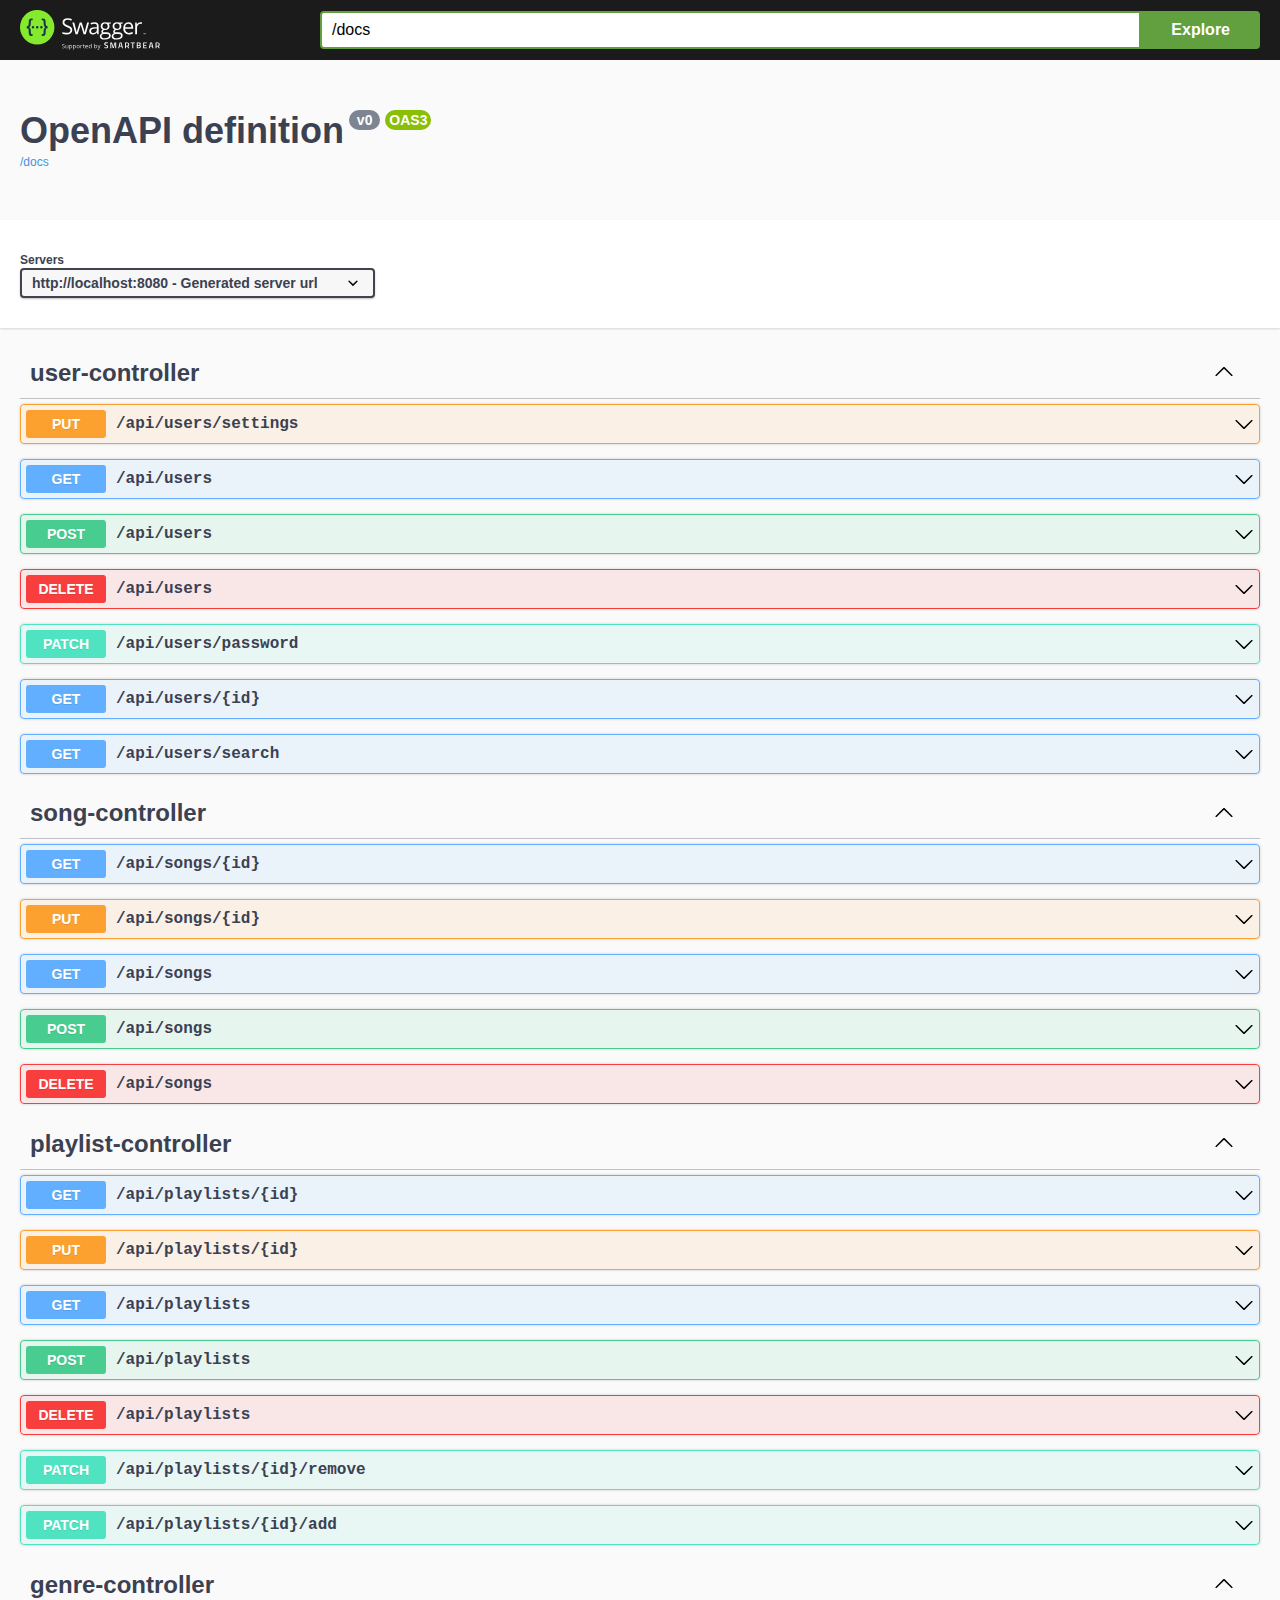
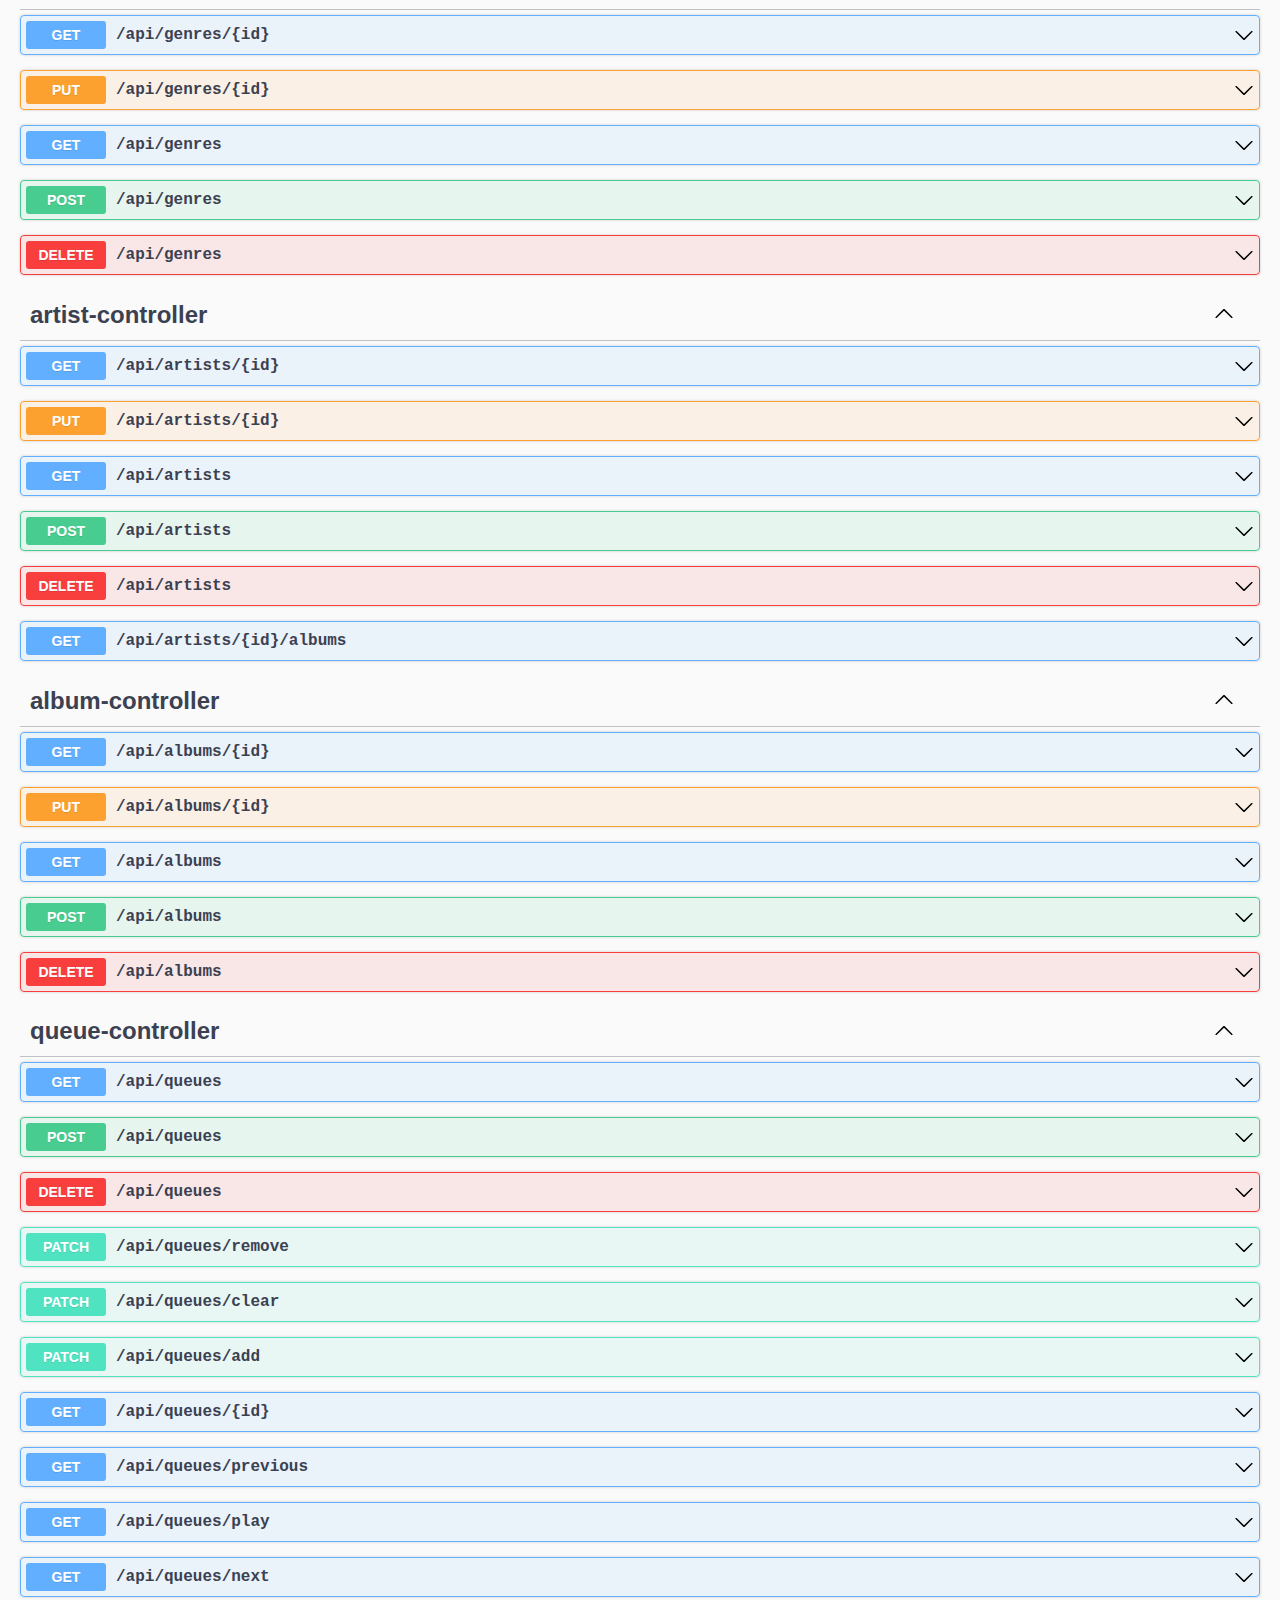
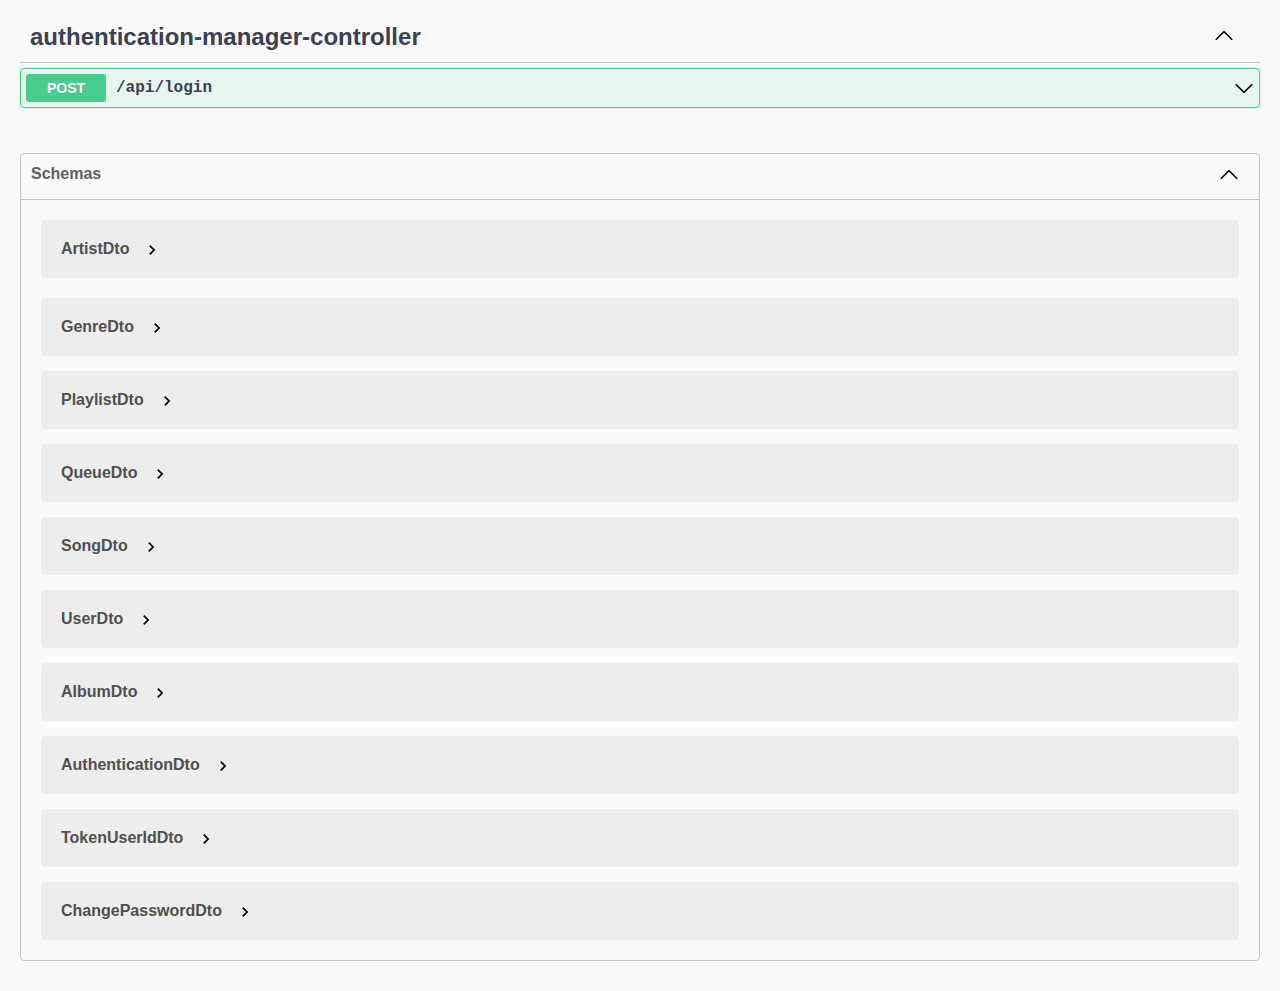
<file: docs/Swagger_UI_Short.html>
﻿<!DOCTYPE html><html lang="en" class=" yhjqxm idc0_350 ezxoztx idc0_343"><head>
<link rel="icon" data-savepage-href="http://localhost:8080/swagger-ui/favicon-32x32.png" href="[data-uri]">
    <meta charset="UTF-8">
    <title>Swagger UI</title>
    <style data-savepage-href="./swagger-ui.css" type="text/css">.swagger-ui{color:#3b4151;font-family:sans-serif/*! normalize.css v7.0.0 | MIT License | github.com/necolas/normalize.css */}.swagger-ui html{-ms-text-size-adjust:100%;-webkit-text-size-adjust:100%;line-height:1.15}.swagger-ui body{margin:0}.swagger-ui article,.swagger-ui aside,.swagger-ui footer,.swagger-ui header,.swagger-ui nav,.swagger-ui section{display:block}.swagger-ui h1{font-size:2em;margin:.67em 0}.swagger-ui figcaption,.swagger-ui figure,.swagger-ui main{display:block}.swagger-ui figure{margin:1em 40px}.swagger-ui hr{box-sizing:content-box;height:0;overflow:visible}.swagger-ui pre{font-family:monospace,monospace;font-size:1em}.swagger-ui a{-webkit-text-decoration-skip:objects;background-color:transparent}.swagger-ui abbr[title]{border-bottom:none;text-decoration:underline;-webkit-text-decoration:underline dotted;text-decoration:underline dotted}.swagger-ui b,.swagger-ui strong{font-weight:inherit;font-weight:bolder}.swagger-ui code,.swagger-ui kbd,.swagger-ui samp{font-family:monospace,monospace;font-size:1em}.swagger-ui dfn{font-style:italic}.swagger-ui mark{background-color:#ff0;color:#000}.swagger-ui small{font-size:80%}.swagger-ui sub,.swagger-ui sup{font-size:75%;line-height:0;position:relative;vertical-align:baseline}.swagger-ui sub{bottom:-.25em}.swagger-ui sup{top:-.5em}.swagger-ui audio,.swagger-ui video{display:inline-block}.swagger-ui audio:not([controls]){display:none;height:0}.swagger-ui img{border-style:none}.swagger-ui svg:not(:root){overflow:hidden}.swagger-ui button,.swagger-ui input,.swagger-ui optgroup,.swagger-ui select,.swagger-ui textarea{font-family:sans-serif;font-size:100%;line-height:1.15;margin:0}.swagger-ui button,.swagger-ui input{overflow:visible}.swagger-ui button,.swagger-ui select{text-transform:none}.swagger-ui [type=reset],.swagger-ui [type=submit],.swagger-ui button,.swagger-ui html [type=button]{-webkit-appearance:button}.swagger-ui [type=button]::-moz-focus-inner,.swagger-ui [type=reset]::-moz-focus-inner,.swagger-ui [type=submit]::-moz-focus-inner,.swagger-ui button::-moz-focus-inner{border-style:none;padding:0}.swagger-ui [type=button]:-moz-focusring,.swagger-ui [type=reset]:-moz-focusring,.swagger-ui [type=submit]:-moz-focusring,.swagger-ui button:-moz-focusring{outline:1px dotted ButtonText}.swagger-ui fieldset{padding:.35em .75em .625em}.swagger-ui legend{box-sizing:border-box;color:inherit;display:table;max-width:100%;padding:0;white-space:normal}.swagger-ui progress{display:inline-block;vertical-align:baseline}.swagger-ui textarea{overflow:auto}.swagger-ui [type=checkbox],.swagger-ui [type=radio]{box-sizing:border-box;padding:0}.swagger-ui [type=number]::-webkit-inner-spin-button,.swagger-ui [type=number]::-webkit-outer-spin-button{height:auto}.swagger-ui [type=search]{-webkit-appearance:textfield;outline-offset:-2px}.swagger-ui [type=search]::-webkit-search-cancel-button,.swagger-ui [type=search]::-webkit-search-decoration{-webkit-appearance:none}.swagger-ui ::-webkit-file-upload-button{-webkit-appearance:button;font:inherit}.swagger-ui details,.swagger-ui menu{display:block}.swagger-ui summary{display:list-item}.swagger-ui canvas{display:inline-block}.swagger-ui [hidden],.swagger-ui template{display:none}.swagger-ui .debug *{outline:1px solid gold}.swagger-ui .debug-white *{outline:1px solid #fff}.swagger-ui .debug-black *{outline:1px solid #000}.swagger-ui .debug-grid{background:transparent url([data-uri]) repeat 0 0}.swagger-ui .debug-grid-16{background:transparent url([data-uri]) repeat 0 0}.swagger-ui .debug-grid-8-solid{background:#fff url([data-uri]) repeat 0 0}.swagger-ui .debug-grid-16-solid{background:#fff url([data-uri]) repeat 0 0}.swagger-ui .border-box,.swagger-ui a,.swagger-ui article,.swagger-ui body,.swagger-ui code,.swagger-ui dd,.swagger-ui div,.swagger-ui dl,.swagger-ui dt,.swagger-ui fieldset,.swagger-ui footer,.swagger-ui form,.swagger-ui h1,.swagger-ui h2,.swagger-ui h3,.swagger-ui h4,.swagger-ui h5,.swagger-ui h6,.swagger-ui header,.swagger-ui html,.swagger-ui input[type=email],.swagger-ui input[type=number],.swagger-ui input[type=password],.swagger-ui input[type=tel],.swagger-ui input[type=text],.swagger-ui input[type=url],.swagger-ui legend,.swagger-ui li,.swagger-ui main,.swagger-ui ol,.swagger-ui p,.swagger-ui pre,.swagger-ui section,.swagger-ui table,.swagger-ui td,.swagger-ui textarea,.swagger-ui th,.swagger-ui tr,.swagger-ui ul{box-sizing:border-box}.swagger-ui .aspect-ratio{height:0;position:relative}.swagger-ui .aspect-ratio--16x9{padding-bottom:56.25%}.swagger-ui .aspect-ratio--9x16{padding-bottom:177.77%}.swagger-ui .aspect-ratio--4x3{padding-bottom:75%}.swagger-ui .aspect-ratio--3x4{padding-bottom:133.33%}.swagger-ui .aspect-ratio--6x4{padding-bottom:66.6%}.swagger-ui .aspect-ratio--4x6{padding-bottom:150%}.swagger-ui .aspect-ratio--8x5{padding-bottom:62.5%}.swagger-ui .aspect-ratio--5x8{padding-bottom:160%}.swagger-ui .aspect-ratio--7x5{padding-bottom:71.42%}.swagger-ui .aspect-ratio--5x7{padding-bottom:140%}.swagger-ui .aspect-ratio--1x1{padding-bottom:100%}.swagger-ui .aspect-ratio--object{bottom:0;height:100%;left:0;position:absolute;right:0;top:0;width:100%;z-index:100}@media screen and (min-width:30em){.swagger-ui .aspect-ratio-ns{height:0;position:relative}.swagger-ui .aspect-ratio--16x9-ns{padding-bottom:56.25%}.swagger-ui .aspect-ratio--9x16-ns{padding-bottom:177.77%}.swagger-ui .aspect-ratio--4x3-ns{padding-bottom:75%}.swagger-ui .aspect-ratio--3x4-ns{padding-bottom:133.33%}.swagger-ui .aspect-ratio--6x4-ns{padding-bottom:66.6%}.swagger-ui .aspect-ratio--4x6-ns{padding-bottom:150%}.swagger-ui .aspect-ratio--8x5-ns{padding-bottom:62.5%}.swagger-ui .aspect-ratio--5x8-ns{padding-bottom:160%}.swagger-ui .aspect-ratio--7x5-ns{padding-bottom:71.42%}.swagger-ui .aspect-ratio--5x7-ns{padding-bottom:140%}.swagger-ui .aspect-ratio--1x1-ns{padding-bottom:100%}.swagger-ui .aspect-ratio--object-ns{bottom:0;height:100%;left:0;position:absolute;right:0;top:0;width:100%;z-index:100}}@media screen and (min-width:30em)and (max-width:60em){.swagger-ui .aspect-ratio-m{height:0;position:relative}.swagger-ui .aspect-ratio--16x9-m{padding-bottom:56.25%}.swagger-ui .aspect-ratio--9x16-m{padding-bottom:177.77%}.swagger-ui .aspect-ratio--4x3-m{padding-bottom:75%}.swagger-ui .aspect-ratio--3x4-m{padding-bottom:133.33%}.swagger-ui .aspect-ratio--6x4-m{padding-bottom:66.6%}.swagger-ui .aspect-ratio--4x6-m{padding-bottom:150%}.swagger-ui .aspect-ratio--8x5-m{padding-bottom:62.5%}.swagger-ui .aspect-ratio--5x8-m{padding-bottom:160%}.swagger-ui .aspect-ratio--7x5-m{padding-bottom:71.42%}.swagger-ui .aspect-ratio--5x7-m{padding-bottom:140%}.swagger-ui .aspect-ratio--1x1-m{padding-bottom:100%}.swagger-ui .aspect-ratio--object-m{bottom:0;height:100%;left:0;position:absolute;right:0;top:0;width:100%;z-index:100}}@media screen and (min-width:60em){.swagger-ui .aspect-ratio-l{height:0;position:relative}.swagger-ui .aspect-ratio--16x9-l{padding-bottom:56.25%}.swagger-ui .aspect-ratio--9x16-l{padding-bottom:177.77%}.swagger-ui .aspect-ratio--4x3-l{padding-bottom:75%}.swagger-ui .aspect-ratio--3x4-l{padding-bottom:133.33%}.swagger-ui .aspect-ratio--6x4-l{padding-bottom:66.6%}.swagger-ui .aspect-ratio--4x6-l{padding-bottom:150%}.swagger-ui .aspect-ratio--8x5-l{padding-bottom:62.5%}.swagger-ui .aspect-ratio--5x8-l{padding-bottom:160%}.swagger-ui .aspect-ratio--7x5-l{padding-bottom:71.42%}.swagger-ui .aspect-ratio--5x7-l{padding-bottom:140%}.swagger-ui .aspect-ratio--1x1-l{padding-bottom:100%}.swagger-ui .aspect-ratio--object-l{bottom:0;height:100%;left:0;position:absolute;right:0;top:0;width:100%;z-index:100}}.swagger-ui img{max-width:100%}.swagger-ui .cover{background-size:cover!important}.swagger-ui .contain{background-size:contain!important}@media screen and (min-width:30em){.swagger-ui .cover-ns{background-size:cover!important}.swagger-ui .contain-ns{background-size:contain!important}}@media screen and (min-width:30em)and (max-width:60em){.swagger-ui .cover-m{background-size:cover!important}.swagger-ui .contain-m{background-size:contain!important}}@media screen and (min-width:60em){.swagger-ui .cover-l{background-size:cover!important}.swagger-ui .contain-l{background-size:contain!important}}.swagger-ui .bg-center{background-position:50%;background-repeat:no-repeat}.swagger-ui .bg-top{background-position:top;background-repeat:no-repeat}.swagger-ui .bg-right{background-position:100%;background-repeat:no-repeat}.swagger-ui .bg-bottom{background-position:bottom;background-repeat:no-repeat}.swagger-ui .bg-left{background-position:0;background-repeat:no-repeat}@media screen and (min-width:30em){.swagger-ui .bg-center-ns{background-position:50%;background-repeat:no-repeat}.swagger-ui .bg-top-ns{background-position:top;background-repeat:no-repeat}.swagger-ui .bg-right-ns{background-position:100%;background-repeat:no-repeat}.swagger-ui .bg-bottom-ns{background-position:bottom;background-repeat:no-repeat}.swagger-ui .bg-left-ns{background-position:0;background-repeat:no-repeat}}@media screen and (min-width:30em)and (max-width:60em){.swagger-ui .bg-center-m{background-position:50%;background-repeat:no-repeat}.swagger-ui .bg-top-m{background-position:top;background-repeat:no-repeat}.swagger-ui .bg-right-m{background-position:100%;background-repeat:no-repeat}.swagger-ui .bg-bottom-m{background-position:bottom;background-repeat:no-repeat}.swagger-ui .bg-left-m{background-position:0;background-repeat:no-repeat}}@media screen and (min-width:60em){.swagger-ui .bg-center-l{background-position:50%;background-repeat:no-repeat}.swagger-ui .bg-top-l{background-position:top;background-repeat:no-repeat}.swagger-ui .bg-right-l{background-position:100%;background-repeat:no-repeat}.swagger-ui .bg-bottom-l{background-position:bottom;background-repeat:no-repeat}.swagger-ui .bg-left-l{background-position:0;background-repeat:no-repeat}}.swagger-ui .outline{outline:1px solid}.swagger-ui .outline-transparent{outline:1px solid transparent}.swagger-ui .outline-0{outline:0}@media screen and (min-width:30em){.swagger-ui .outline-ns{outline:1px solid}.swagger-ui .outline-transparent-ns{outline:1px solid transparent}.swagger-ui .outline-0-ns{outline:0}}@media screen and (min-width:30em)and (max-width:60em){.swagger-ui .outline-m{outline:1px solid}.swagger-ui .outline-transparent-m{outline:1px solid transparent}.swagger-ui .outline-0-m{outline:0}}@media screen and (min-width:60em){.swagger-ui .outline-l{outline:1px solid}.swagger-ui .outline-transparent-l{outline:1px solid transparent}.swagger-ui .outline-0-l{outline:0}}.swagger-ui .ba{border-style:solid;border-width:1px}.swagger-ui .bt{border-top-style:solid;border-top-width:1px}.swagger-ui .br{border-right-style:solid;border-right-width:1px}.swagger-ui .bb{border-bottom-style:solid;border-bottom-width:1px}.swagger-ui .bl{border-left-style:solid;border-left-width:1px}.swagger-ui .bn{border-style:none;border-width:0}@media screen and (min-width:30em){.swagger-ui .ba-ns{border-style:solid;border-width:1px}.swagger-ui .bt-ns{border-top-style:solid;border-top-width:1px}.swagger-ui .br-ns{border-right-style:solid;border-right-width:1px}.swagger-ui .bb-ns{border-bottom-style:solid;border-bottom-width:1px}.swagger-ui .bl-ns{border-left-style:solid;border-left-width:1px}.swagger-ui .bn-ns{border-style:none;border-width:0}}@media screen and (min-width:30em)and (max-width:60em){.swagger-ui .ba-m{border-style:solid;border-width:1px}.swagger-ui .bt-m{border-top-style:solid;border-top-width:1px}.swagger-ui .br-m{border-right-style:solid;border-right-width:1px}.swagger-ui .bb-m{border-bottom-style:solid;border-bottom-width:1px}.swagger-ui .bl-m{border-left-style:solid;border-left-width:1px}.swagger-ui .bn-m{border-style:none;border-width:0}}@media screen and (min-width:60em){.swagger-ui .ba-l{border-style:solid;border-width:1px}.swagger-ui .bt-l{border-top-style:solid;border-top-width:1px}.swagger-ui .br-l{border-right-style:solid;border-right-width:1px}.swagger-ui .bb-l{border-bottom-style:solid;border-bottom-width:1px}.swagger-ui .bl-l{border-left-style:solid;border-left-width:1px}.swagger-ui .bn-l{border-style:none;border-width:0}}.swagger-ui .b--black{border-color:#000}.swagger-ui .b--near-black{border-color:#111}.swagger-ui .b--dark-gray{border-color:#333}.swagger-ui .b--mid-gray{border-color:#555}.swagger-ui .b--gray{border-color:#777}.swagger-ui .b--silver{border-color:#999}.swagger-ui .b--light-silver{border-color:#aaa}.swagger-ui .b--moon-gray{border-color:#ccc}.swagger-ui .b--light-gray{border-color:#eee}.swagger-ui .b--near-white{border-color:#f4f4f4}.swagger-ui .b--white{border-color:#fff}.swagger-ui .b--white-90{border-color:hsla(0,0%,100%,.9)}.swagger-ui .b--white-80{border-color:hsla(0,0%,100%,.8)}.swagger-ui .b--white-70{border-color:hsla(0,0%,100%,.7)}.swagger-ui .b--white-60{border-color:hsla(0,0%,100%,.6)}.swagger-ui .b--white-50{border-color:hsla(0,0%,100%,.5)}.swagger-ui .b--white-40{border-color:hsla(0,0%,100%,.4)}.swagger-ui .b--white-30{border-color:hsla(0,0%,100%,.3)}.swagger-ui .b--white-20{border-color:hsla(0,0%,100%,.2)}.swagger-ui .b--white-10{border-color:hsla(0,0%,100%,.1)}.swagger-ui .b--white-05{border-color:hsla(0,0%,100%,.05)}.swagger-ui .b--white-025{border-color:hsla(0,0%,100%,.025)}.swagger-ui .b--white-0125{border-color:hsla(0,0%,100%,.013)}.swagger-ui .b--black-90{border-color:rgba(0,0,0,.9)}.swagger-ui .b--black-80{border-color:rgba(0,0,0,.8)}.swagger-ui .b--black-70{border-color:rgba(0,0,0,.7)}.swagger-ui .b--black-60{border-color:rgba(0,0,0,.6)}.swagger-ui .b--black-50{border-color:rgba(0,0,0,.5)}.swagger-ui .b--black-40{border-color:rgba(0,0,0,.4)}.swagger-ui .b--black-30{border-color:rgba(0,0,0,.3)}.swagger-ui .b--black-20{border-color:rgba(0,0,0,.2)}.swagger-ui .b--black-10{border-color:rgba(0,0,0,.1)}.swagger-ui .b--black-05{border-color:rgba(0,0,0,.05)}.swagger-ui .b--black-025{border-color:rgba(0,0,0,.025)}.swagger-ui .b--black-0125{border-color:rgba(0,0,0,.013)}.swagger-ui .b--dark-red{border-color:#e7040f}.swagger-ui .b--red{border-color:#ff4136}.swagger-ui .b--light-red{border-color:#ff725c}.swagger-ui .b--orange{border-color:#ff6300}.swagger-ui .b--gold{border-color:#ffb700}.swagger-ui .b--yellow{border-color:gold}.swagger-ui .b--light-yellow{border-color:#fbf1a9}.swagger-ui .b--purple{border-color:#5e2ca5}.swagger-ui .b--light-purple{border-color:#a463f2}.swagger-ui .b--dark-pink{border-color:#d5008f}.swagger-ui .b--hot-pink{border-color:#ff41b4}.swagger-ui .b--pink{border-color:#ff80cc}.swagger-ui .b--light-pink{border-color:#ffa3d7}.swagger-ui .b--dark-green{border-color:#137752}.swagger-ui .b--green{border-color:#19a974}.swagger-ui .b--light-green{border-color:#9eebcf}.swagger-ui .b--navy{border-color:#001b44}.swagger-ui .b--dark-blue{border-color:#00449e}.swagger-ui .b--blue{border-color:#357edd}.swagger-ui .b--light-blue{border-color:#96ccff}.swagger-ui .b--lightest-blue{border-color:#cdecff}.swagger-ui .b--washed-blue{border-color:#f6fffe}.swagger-ui .b--washed-green{border-color:#e8fdf5}.swagger-ui .b--washed-yellow{border-color:#fffceb}.swagger-ui .b--washed-red{border-color:#ffdfdf}.swagger-ui .b--transparent{border-color:transparent}.swagger-ui .b--inherit{border-color:inherit}.swagger-ui .br0{border-radius:0}.swagger-ui .br1{border-radius:.125rem}.swagger-ui .br2{border-radius:.25rem}.swagger-ui .br3{border-radius:.5rem}.swagger-ui .br4{border-radius:1rem}.swagger-ui .br-100{border-radius:100%}.swagger-ui .br-pill{border-radius:9999px}.swagger-ui .br--bottom{border-top-left-radius:0;border-top-right-radius:0}.swagger-ui .br--top{border-bottom-left-radius:0;border-bottom-right-radius:0}.swagger-ui .br--right{border-bottom-left-radius:0;border-top-left-radius:0}.swagger-ui .br--left{border-bottom-right-radius:0;border-top-right-radius:0}@media screen and (min-width:30em){.swagger-ui .br0-ns{border-radius:0}.swagger-ui .br1-ns{border-radius:.125rem}.swagger-ui .br2-ns{border-radius:.25rem}.swagger-ui .br3-ns{border-radius:.5rem}.swagger-ui .br4-ns{border-radius:1rem}.swagger-ui .br-100-ns{border-radius:100%}.swagger-ui .br-pill-ns{border-radius:9999px}.swagger-ui .br--bottom-ns{border-top-left-radius:0;border-top-right-radius:0}.swagger-ui .br--top-ns{border-bottom-left-radius:0;border-bottom-right-radius:0}.swagger-ui .br--right-ns{border-bottom-left-radius:0;border-top-left-radius:0}.swagger-ui .br--left-ns{border-bottom-right-radius:0;border-top-right-radius:0}}@media screen and (min-width:30em)and (max-width:60em){.swagger-ui .br0-m{border-radius:0}.swagger-ui .br1-m{border-radius:.125rem}.swagger-ui .br2-m{border-radius:.25rem}.swagger-ui .br3-m{border-radius:.5rem}.swagger-ui .br4-m{border-radius:1rem}.swagger-ui .br-100-m{border-radius:100%}.swagger-ui .br-pill-m{border-radius:9999px}.swagger-ui .br--bottom-m{border-top-left-radius:0;border-top-right-radius:0}.swagger-ui .br--top-m{border-bottom-left-radius:0;border-bottom-right-radius:0}.swagger-ui .br--right-m{border-bottom-left-radius:0;border-top-left-radius:0}.swagger-ui .br--left-m{border-bottom-right-radius:0;border-top-right-radius:0}}@media screen and (min-width:60em){.swagger-ui .br0-l{border-radius:0}.swagger-ui .br1-l{border-radius:.125rem}.swagger-ui .br2-l{border-radius:.25rem}.swagger-ui .br3-l{border-radius:.5rem}.swagger-ui .br4-l{border-radius:1rem}.swagger-ui .br-100-l{border-radius:100%}.swagger-ui .br-pill-l{border-radius:9999px}.swagger-ui .br--bottom-l{border-top-left-radius:0;border-top-right-radius:0}.swagger-ui .br--top-l{border-bottom-left-radius:0;border-bottom-right-radius:0}.swagger-ui .br--right-l{border-bottom-left-radius:0;border-top-left-radius:0}.swagger-ui .br--left-l{border-bottom-right-radius:0;border-top-right-radius:0}}.swagger-ui .b--dotted{border-style:dotted}.swagger-ui .b--dashed{border-style:dashed}.swagger-ui .b--solid{border-style:solid}.swagger-ui .b--none{border-style:none}@media screen and (min-width:30em){.swagger-ui .b--dotted-ns{border-style:dotted}.swagger-ui .b--dashed-ns{border-style:dashed}.swagger-ui .b--solid-ns{border-style:solid}.swagger-ui .b--none-ns{border-style:none}}@media screen and (min-width:30em)and (max-width:60em){.swagger-ui .b--dotted-m{border-style:dotted}.swagger-ui .b--dashed-m{border-style:dashed}.swagger-ui .b--solid-m{border-style:solid}.swagger-ui .b--none-m{border-style:none}}@media screen and (min-width:60em){.swagger-ui .b--dotted-l{border-style:dotted}.swagger-ui .b--dashed-l{border-style:dashed}.swagger-ui .b--solid-l{border-style:solid}.swagger-ui .b--none-l{border-style:none}}.swagger-ui .bw0{border-width:0}.swagger-ui .bw1{border-width:.125rem}.swagger-ui .bw2{border-width:.25rem}.swagger-ui .bw3{border-width:.5rem}.swagger-ui .bw4{border-width:1rem}.swagger-ui .bw5{border-width:2rem}.swagger-ui .bt-0{border-top-width:0}.swagger-ui .br-0{border-right-width:0}.swagger-ui .bb-0{border-bottom-width:0}.swagger-ui .bl-0{border-left-width:0}@media screen and (min-width:30em){.swagger-ui .bw0-ns{border-width:0}.swagger-ui .bw1-ns{border-width:.125rem}.swagger-ui .bw2-ns{border-width:.25rem}.swagger-ui .bw3-ns{border-width:.5rem}.swagger-ui .bw4-ns{border-width:1rem}.swagger-ui .bw5-ns{border-width:2rem}.swagger-ui .bt-0-ns{border-top-width:0}.swagger-ui .br-0-ns{border-right-width:0}.swagger-ui .bb-0-ns{border-bottom-width:0}.swagger-ui .bl-0-ns{border-left-width:0}}@media screen and (min-width:30em)and (max-width:60em){.swagger-ui .bw0-m{border-width:0}.swagger-ui .bw1-m{border-width:.125rem}.swagger-ui .bw2-m{border-width:.25rem}.swagger-ui .bw3-m{border-width:.5rem}.swagger-ui .bw4-m{border-width:1rem}.swagger-ui .bw5-m{border-width:2rem}.swagger-ui .bt-0-m{border-top-width:0}.swagger-ui .br-0-m{border-right-width:0}.swagger-ui .bb-0-m{border-bottom-width:0}.swagger-ui .bl-0-m{border-left-width:0}}@media screen and (min-width:60em){.swagger-ui .bw0-l{border-width:0}.swagger-ui .bw1-l{border-width:.125rem}.swagger-ui .bw2-l{border-width:.25rem}.swagger-ui .bw3-l{border-width:.5rem}.swagger-ui .bw4-l{border-width:1rem}.swagger-ui .bw5-l{border-width:2rem}.swagger-ui .bt-0-l{border-top-width:0}.swagger-ui .br-0-l{border-right-width:0}.swagger-ui .bb-0-l{border-bottom-width:0}.swagger-ui .bl-0-l{border-left-width:0}}.swagger-ui .shadow-1{box-shadow:0 0 4px 2px rgba(0,0,0,.2)}.swagger-ui .shadow-2{box-shadow:0 0 8px 2px rgba(0,0,0,.2)}.swagger-ui .shadow-3{box-shadow:2px 2px 4px 2px rgba(0,0,0,.2)}.swagger-ui .shadow-4{box-shadow:2px 2px 8px 0 rgba(0,0,0,.2)}.swagger-ui .shadow-5{box-shadow:4px 4px 8px 0 rgba(0,0,0,.2)}@media screen and (min-width:30em){.swagger-ui .shadow-1-ns{box-shadow:0 0 4px 2px rgba(0,0,0,.2)}.swagger-ui .shadow-2-ns{box-shadow:0 0 8px 2px rgba(0,0,0,.2)}.swagger-ui .shadow-3-ns{box-shadow:2px 2px 4px 2px rgba(0,0,0,.2)}.swagger-ui .shadow-4-ns{box-shadow:2px 2px 8px 0 rgba(0,0,0,.2)}.swagger-ui .shadow-5-ns{box-shadow:4px 4px 8px 0 rgba(0,0,0,.2)}}@media screen and (min-width:30em)and (max-width:60em){.swagger-ui .shadow-1-m{box-shadow:0 0 4px 2px rgba(0,0,0,.2)}.swagger-ui .shadow-2-m{box-shadow:0 0 8px 2px rgba(0,0,0,.2)}.swagger-ui .shadow-3-m{box-shadow:2px 2px 4px 2px rgba(0,0,0,.2)}.swagger-ui .shadow-4-m{box-shadow:2px 2px 8px 0 rgba(0,0,0,.2)}.swagger-ui .shadow-5-m{box-shadow:4px 4px 8px 0 rgba(0,0,0,.2)}}@media screen and (min-width:60em){.swagger-ui .shadow-1-l{box-shadow:0 0 4px 2px rgba(0,0,0,.2)}.swagger-ui .shadow-2-l{box-shadow:0 0 8px 2px rgba(0,0,0,.2)}.swagger-ui .shadow-3-l{box-shadow:2px 2px 4px 2px rgba(0,0,0,.2)}.swagger-ui .shadow-4-l{box-shadow:2px 2px 8px 0 rgba(0,0,0,.2)}.swagger-ui .shadow-5-l{box-shadow:4px 4px 8px 0 rgba(0,0,0,.2)}}.swagger-ui .pre{overflow-x:auto;overflow-y:hidden;overflow:scroll}.swagger-ui .top-0{top:0}.swagger-ui .right-0{right:0}.swagger-ui .bottom-0{bottom:0}.swagger-ui .left-0{left:0}.swagger-ui .top-1{top:1rem}.swagger-ui .right-1{right:1rem}.swagger-ui .bottom-1{bottom:1rem}.swagger-ui .left-1{left:1rem}.swagger-ui .top-2{top:2rem}.swagger-ui .right-2{right:2rem}.swagger-ui .bottom-2{bottom:2rem}.swagger-ui .left-2{left:2rem}.swagger-ui .top--1{top:-1rem}.swagger-ui .right--1{right:-1rem}.swagger-ui .bottom--1{bottom:-1rem}.swagger-ui .left--1{left:-1rem}.swagger-ui .top--2{top:-2rem}.swagger-ui .right--2{right:-2rem}.swagger-ui .bottom--2{bottom:-2rem}.swagger-ui .left--2{left:-2rem}.swagger-ui .absolute--fill{bottom:0;left:0;right:0;top:0}@media screen and (min-width:30em){.swagger-ui .top-0-ns{top:0}.swagger-ui .left-0-ns{left:0}.swagger-ui .right-0-ns{right:0}.swagger-ui .bottom-0-ns{bottom:0}.swagger-ui .top-1-ns{top:1rem}.swagger-ui .left-1-ns{left:1rem}.swagger-ui .right-1-ns{right:1rem}.swagger-ui .bottom-1-ns{bottom:1rem}.swagger-ui .top-2-ns{top:2rem}.swagger-ui .left-2-ns{left:2rem}.swagger-ui .right-2-ns{right:2rem}.swagger-ui .bottom-2-ns{bottom:2rem}.swagger-ui .top--1-ns{top:-1rem}.swagger-ui .right--1-ns{right:-1rem}.swagger-ui .bottom--1-ns{bottom:-1rem}.swagger-ui .left--1-ns{left:-1rem}.swagger-ui .top--2-ns{top:-2rem}.swagger-ui .right--2-ns{right:-2rem}.swagger-ui .bottom--2-ns{bottom:-2rem}.swagger-ui .left--2-ns{left:-2rem}.swagger-ui .absolute--fill-ns{bottom:0;left:0;right:0;top:0}}@media screen and (min-width:30em)and (max-width:60em){.swagger-ui .top-0-m{top:0}.swagger-ui .left-0-m{left:0}.swagger-ui .right-0-m{right:0}.swagger-ui .bottom-0-m{bottom:0}.swagger-ui .top-1-m{top:1rem}.swagger-ui .left-1-m{left:1rem}.swagger-ui .right-1-m{right:1rem}.swagger-ui .bottom-1-m{bottom:1rem}.swagger-ui .top-2-m{top:2rem}.swagger-ui .left-2-m{left:2rem}.swagger-ui .right-2-m{right:2rem}.swagger-ui .bottom-2-m{bottom:2rem}.swagger-ui .top--1-m{top:-1rem}.swagger-ui .right--1-m{right:-1rem}.swagger-ui .bottom--1-m{bottom:-1rem}.swagger-ui .left--1-m{left:-1rem}.swagger-ui .top--2-m{top:-2rem}.swagger-ui .right--2-m{right:-2rem}.swagger-ui .bottom--2-m{bottom:-2rem}.swagger-ui .left--2-m{left:-2rem}.swagger-ui .absolute--fill-m{bottom:0;left:0;right:0;top:0}}@media screen and (min-width:60em){.swagger-ui .top-0-l{top:0}.swagger-ui .left-0-l{left:0}.swagger-ui .right-0-l{right:0}.swagger-ui .bottom-0-l{bottom:0}.swagger-ui .top-1-l{top:1rem}.swagger-ui .left-1-l{left:1rem}.swagger-ui .right-1-l{right:1rem}.swagger-ui .bottom-1-l{bottom:1rem}.swagger-ui .top-2-l{top:2rem}.swagger-ui .left-2-l{left:2rem}.swagger-ui .right-2-l{right:2rem}.swagger-ui .bottom-2-l{bottom:2rem}.swagger-ui .top--1-l{top:-1rem}.swagger-ui .right--1-l{right:-1rem}.swagger-ui .bottom--1-l{bottom:-1rem}.swagger-ui .left--1-l{left:-1rem}.swagger-ui .top--2-l{top:-2rem}.swagger-ui .right--2-l{right:-2rem}.swagger-ui .bottom--2-l{bottom:-2rem}.swagger-ui .left--2-l{left:-2rem}.swagger-ui .absolute--fill-l{bottom:0;left:0;right:0;top:0}}.swagger-ui .cf:after,.swagger-ui .cf:before{content:" ";display:table}.swagger-ui .cf:after{clear:both}.swagger-ui .cf{zoom:1}.swagger-ui .cl{clear:left}.swagger-ui .cr{clear:right}.swagger-ui .cb{clear:both}.swagger-ui .cn{clear:none}@media screen and (min-width:30em){.swagger-ui .cl-ns{clear:left}.swagger-ui .cr-ns{clear:right}.swagger-ui .cb-ns{clear:both}.swagger-ui .cn-ns{clear:none}}@media screen and (min-width:30em)and (max-width:60em){.swagger-ui .cl-m{clear:left}.swagger-ui .cr-m{clear:right}.swagger-ui .cb-m{clear:both}.swagger-ui .cn-m{clear:none}}@media screen and (min-width:60em){.swagger-ui .cl-l{clear:left}.swagger-ui .cr-l{clear:right}.swagger-ui .cb-l{clear:both}.swagger-ui .cn-l{clear:none}}.swagger-ui .flex{display:flex}.swagger-ui .inline-flex{display:inline-flex}.swagger-ui .flex-auto{flex:1 1 auto;min-height:0;min-width:0}.swagger-ui .flex-none{flex:none}.swagger-ui .flex-column{flex-direction:column}.swagger-ui .flex-row{flex-direction:row}.swagger-ui .flex-wrap{flex-wrap:wrap}.swagger-ui .flex-nowrap{flex-wrap:nowrap}.swagger-ui .flex-wrap-reverse{flex-wrap:wrap-reverse}.swagger-ui .flex-column-reverse{flex-direction:column-reverse}.swagger-ui .flex-row-reverse{flex-direction:row-reverse}.swagger-ui .items-start{align-items:flex-start}.swagger-ui .items-end{align-items:flex-end}.swagger-ui .items-center{align-items:center}.swagger-ui .items-baseline{align-items:baseline}.swagger-ui .items-stretch{align-items:stretch}.swagger-ui .self-start{align-self:flex-start}.swagger-ui .self-end{align-self:flex-end}.swagger-ui .self-center{align-self:center}.swagger-ui .self-baseline{align-self:baseline}.swagger-ui .self-stretch{align-self:stretch}.swagger-ui .justify-start{justify-content:flex-start}.swagger-ui .justify-end{justify-content:flex-end}.swagger-ui .justify-center{justify-content:center}.swagger-ui .justify-between{justify-content:space-between}.swagger-ui .justify-around{justify-content:space-around}.swagger-ui .content-start{align-content:flex-start}.swagger-ui .content-end{align-content:flex-end}.swagger-ui .content-center{align-content:center}.swagger-ui .content-between{align-content:space-between}.swagger-ui .content-around{align-content:space-around}.swagger-ui .content-stretch{align-content:stretch}.swagger-ui .order-0{order:0}.swagger-ui .order-1{order:1}.swagger-ui .order-2{order:2}.swagger-ui .order-3{order:3}.swagger-ui .order-4{order:4}.swagger-ui .order-5{order:5}.swagger-ui .order-6{order:6}.swagger-ui .order-7{order:7}.swagger-ui .order-8{order:8}.swagger-ui .order-last{order:99999}.swagger-ui .flex-grow-0{flex-grow:0}.swagger-ui .flex-grow-1{flex-grow:1}.swagger-ui .flex-shrink-0{flex-shrink:0}.swagger-ui .flex-shrink-1{flex-shrink:1}@media screen and (min-width:30em){.swagger-ui .flex-ns{display:flex}.swagger-ui .inline-flex-ns{display:inline-flex}.swagger-ui .flex-auto-ns{flex:1 1 auto;min-height:0;min-width:0}.swagger-ui .flex-none-ns{flex:none}.swagger-ui .flex-column-ns{flex-direction:column}.swagger-ui .flex-row-ns{flex-direction:row}.swagger-ui .flex-wrap-ns{flex-wrap:wrap}.swagger-ui .flex-nowrap-ns{flex-wrap:nowrap}.swagger-ui .flex-wrap-reverse-ns{flex-wrap:wrap-reverse}.swagger-ui .flex-column-reverse-ns{flex-direction:column-reverse}.swagger-ui .flex-row-reverse-ns{flex-direction:row-reverse}.swagger-ui .items-start-ns{align-items:flex-start}.swagger-ui .items-end-ns{align-items:flex-end}.swagger-ui .items-center-ns{align-items:center}.swagger-ui .items-baseline-ns{align-items:baseline}.swagger-ui .items-stretch-ns{align-items:stretch}.swagger-ui .self-start-ns{align-self:flex-start}.swagger-ui .self-end-ns{align-self:flex-end}.swagger-ui .self-center-ns{align-self:center}.swagger-ui .self-baseline-ns{align-self:baseline}.swagger-ui .self-stretch-ns{align-self:stretch}.swagger-ui .justify-start-ns{justify-content:flex-start}.swagger-ui .justify-end-ns{justify-content:flex-end}.swagger-ui .justify-center-ns{justify-content:center}.swagger-ui .justify-between-ns{justify-content:space-between}.swagger-ui .justify-around-ns{justify-content:space-around}.swagger-ui .content-start-ns{align-content:flex-start}.swagger-ui .content-end-ns{align-content:flex-end}.swagger-ui .content-center-ns{align-content:center}.swagger-ui .content-between-ns{align-content:space-between}.swagger-ui .content-around-ns{align-content:space-around}.swagger-ui .content-stretch-ns{align-content:stretch}.swagger-ui .order-0-ns{order:0}.swagger-ui .order-1-ns{order:1}.swagger-ui .order-2-ns{order:2}.swagger-ui .order-3-ns{order:3}.swagger-ui .order-4-ns{order:4}.swagger-ui .order-5-ns{order:5}.swagger-ui .order-6-ns{order:6}.swagger-ui .order-7-ns{order:7}.swagger-ui .order-8-ns{order:8}.swagger-ui .order-last-ns{order:99999}.swagger-ui .flex-grow-0-ns{flex-grow:0}.swagger-ui .flex-grow-1-ns{flex-grow:1}.swagger-ui .flex-shrink-0-ns{flex-shrink:0}.swagger-ui .flex-shrink-1-ns{flex-shrink:1}}@media screen and (min-width:30em)and (max-width:60em){.swagger-ui .flex-m{display:flex}.swagger-ui .inline-flex-m{display:inline-flex}.swagger-ui .flex-auto-m{flex:1 1 auto;min-height:0;min-width:0}.swagger-ui .flex-none-m{flex:none}.swagger-ui .flex-column-m{flex-direction:column}.swagger-ui .flex-row-m{flex-direction:row}.swagger-ui .flex-wrap-m{flex-wrap:wrap}.swagger-ui .flex-nowrap-m{flex-wrap:nowrap}.swagger-ui .flex-wrap-reverse-m{flex-wrap:wrap-reverse}.swagger-ui .flex-column-reverse-m{flex-direction:column-reverse}.swagger-ui .flex-row-reverse-m{flex-direction:row-reverse}.swagger-ui .items-start-m{align-items:flex-start}.swagger-ui .items-end-m{align-items:flex-end}.swagger-ui .items-center-m{align-items:center}.swagger-ui .items-baseline-m{align-items:baseline}.swagger-ui .items-stretch-m{align-items:stretch}.swagger-ui .self-start-m{align-self:flex-start}.swagger-ui .self-end-m{align-self:flex-end}.swagger-ui .self-center-m{align-self:center}.swagger-ui .self-baseline-m{align-self:baseline}.swagger-ui .self-stretch-m{align-self:stretch}.swagger-ui .justify-start-m{justify-content:flex-start}.swagger-ui .justify-end-m{justify-content:flex-end}.swagger-ui .justify-center-m{justify-content:center}.swagger-ui .justify-between-m{justify-content:space-between}.swagger-ui .justify-around-m{justify-content:space-around}.swagger-ui .content-start-m{align-content:flex-start}.swagger-ui .content-end-m{align-content:flex-end}.swagger-ui .content-center-m{align-content:center}.swagger-ui .content-between-m{align-content:space-between}.swagger-ui .content-around-m{align-content:space-around}.swagger-ui .content-stretch-m{align-content:stretch}.swagger-ui .order-0-m{order:0}.swagger-ui .order-1-m{order:1}.swagger-ui .order-2-m{order:2}.swagger-ui .order-3-m{order:3}.swagger-ui .order-4-m{order:4}.swagger-ui .order-5-m{order:5}.swagger-ui .order-6-m{order:6}.swagger-ui .order-7-m{order:7}.swagger-ui .order-8-m{order:8}.swagger-ui .order-last-m{order:99999}.swagger-ui .flex-grow-0-m{flex-grow:0}.swagger-ui .flex-grow-1-m{flex-grow:1}.swagger-ui .flex-shrink-0-m{flex-shrink:0}.swagger-ui .flex-shrink-1-m{flex-shrink:1}}@media screen and (min-width:60em){.swagger-ui .flex-l{display:flex}.swagger-ui .inline-flex-l{display:inline-flex}.swagger-ui .flex-auto-l{flex:1 1 auto;min-height:0;min-width:0}.swagger-ui .flex-none-l{flex:none}.swagger-ui .flex-column-l{flex-direction:column}.swagger-ui .flex-row-l{flex-direction:row}.swagger-ui .flex-wrap-l{flex-wrap:wrap}.swagger-ui .flex-nowrap-l{flex-wrap:nowrap}.swagger-ui .flex-wrap-reverse-l{flex-wrap:wrap-reverse}.swagger-ui .flex-column-reverse-l{flex-direction:column-reverse}.swagger-ui .flex-row-reverse-l{flex-direction:row-reverse}.swagger-ui .items-start-l{align-items:flex-start}.swagger-ui .items-end-l{align-items:flex-end}.swagger-ui .items-center-l{align-items:center}.swagger-ui .items-baseline-l{align-items:baseline}.swagger-ui .items-stretch-l{align-items:stretch}.swagger-ui .self-start-l{align-self:flex-start}.swagger-ui .self-end-l{align-self:flex-end}.swagger-ui .self-center-l{align-self:center}.swagger-ui .self-baseline-l{align-self:baseline}.swagger-ui .self-stretch-l{align-self:stretch}.swagger-ui .justify-start-l{justify-content:flex-start}.swagger-ui .justify-end-l{justify-content:flex-end}.swagger-ui .justify-center-l{justify-content:center}.swagger-ui .justify-between-l{justify-content:space-between}.swagger-ui .justify-around-l{justify-content:space-around}.swagger-ui .content-start-l{align-content:flex-start}.swagger-ui .content-end-l{align-content:flex-end}.swagger-ui .content-center-l{align-content:center}.swagger-ui .content-between-l{align-content:space-between}.swagger-ui .content-around-l{align-content:space-around}.swagger-ui .content-stretch-l{align-content:stretch}.swagger-ui .order-0-l{order:0}.swagger-ui .order-1-l{order:1}.swagger-ui .order-2-l{order:2}.swagger-ui .order-3-l{order:3}.swagger-ui .order-4-l{order:4}.swagger-ui .order-5-l{order:5}.swagger-ui .order-6-l{order:6}.swagger-ui .order-7-l{order:7}.swagger-ui .order-8-l{order:8}.swagger-ui .order-last-l{order:99999}.swagger-ui .flex-grow-0-l{flex-grow:0}.swagger-ui .flex-grow-1-l{flex-grow:1}.swagger-ui .flex-shrink-0-l{flex-shrink:0}.swagger-ui .flex-shrink-1-l{flex-shrink:1}}.swagger-ui .dn{display:none}.swagger-ui .di{display:inline}.swagger-ui .db{display:block}.swagger-ui .dib{display:inline-block}.swagger-ui .dit{display:inline-table}.swagger-ui .dt{display:table}.swagger-ui .dtc{display:table-cell}.swagger-ui .dt-row{display:table-row}.swagger-ui .dt-row-group{display:table-row-group}.swagger-ui .dt-column{display:table-column}.swagger-ui .dt-column-group{display:table-column-group}.swagger-ui .dt--fixed{table-layout:fixed;width:100%}@media screen and (min-width:30em){.swagger-ui .dn-ns{display:none}.swagger-ui .di-ns{display:inline}.swagger-ui .db-ns{display:block}.swagger-ui .dib-ns{display:inline-block}.swagger-ui .dit-ns{display:inline-table}.swagger-ui .dt-ns{display:table}.swagger-ui .dtc-ns{display:table-cell}.swagger-ui .dt-row-ns{display:table-row}.swagger-ui .dt-row-group-ns{display:table-row-group}.swagger-ui .dt-column-ns{display:table-column}.swagger-ui .dt-column-group-ns{display:table-column-group}.swagger-ui .dt--fixed-ns{table-layout:fixed;width:100%}}@media screen and (min-width:30em)and (max-width:60em){.swagger-ui .dn-m{display:none}.swagger-ui .di-m{display:inline}.swagger-ui .db-m{display:block}.swagger-ui .dib-m{display:inline-block}.swagger-ui .dit-m{display:inline-table}.swagger-ui .dt-m{display:table}.swagger-ui .dtc-m{display:table-cell}.swagger-ui .dt-row-m{display:table-row}.swagger-ui .dt-row-group-m{display:table-row-group}.swagger-ui .dt-column-m{display:table-column}.swagger-ui .dt-column-group-m{display:table-column-group}.swagger-ui .dt--fixed-m{table-layout:fixed;width:100%}}@media screen and (min-width:60em){.swagger-ui .dn-l{display:none}.swagger-ui .di-l{display:inline}.swagger-ui .db-l{display:block}.swagger-ui .dib-l{display:inline-block}.swagger-ui .dit-l{display:inline-table}.swagger-ui .dt-l{display:table}.swagger-ui .dtc-l{display:table-cell}.swagger-ui .dt-row-l{display:table-row}.swagger-ui .dt-row-group-l{display:table-row-group}.swagger-ui .dt-column-l{display:table-column}.swagger-ui .dt-column-group-l{display:table-column-group}.swagger-ui .dt--fixed-l{table-layout:fixed;width:100%}}.swagger-ui .fl{_display:inline;float:left}.swagger-ui .fr{_display:inline;float:right}.swagger-ui .fn{float:none}@media screen and (min-width:30em){.swagger-ui .fl-ns{_display:inline;float:left}.swagger-ui .fr-ns{_display:inline;float:right}.swagger-ui .fn-ns{float:none}}@media screen and (min-width:30em)and (max-width:60em){.swagger-ui .fl-m{_display:inline;float:left}.swagger-ui .fr-m{_display:inline;float:right}.swagger-ui .fn-m{float:none}}@media screen and (min-width:60em){.swagger-ui .fl-l{_display:inline;float:left}.swagger-ui .fr-l{_display:inline;float:right}.swagger-ui .fn-l{float:none}}.swagger-ui .sans-serif{font-family:-apple-system,BlinkMacSystemFont,avenir next,avenir,helvetica,helvetica neue,ubuntu,roboto,noto,segoe ui,arial,sans-serif}.swagger-ui .serif{font-family:georgia,serif}.swagger-ui .system-sans-serif{font-family:sans-serif}.swagger-ui .system-serif{font-family:serif}.swagger-ui .code,.swagger-ui code{font-family:Consolas,monaco,monospace}.swagger-ui .courier{font-family:Courier Next,courier,monospace}.swagger-ui .helvetica{font-family:helvetica neue,helvetica,sans-serif}.swagger-ui .avenir{font-family:avenir next,avenir,sans-serif}.swagger-ui .athelas{font-family:athelas,georgia,serif}.swagger-ui .georgia{font-family:georgia,serif}.swagger-ui .times{font-family:times,serif}.swagger-ui .bodoni{font-family:Bodoni MT,serif}.swagger-ui .calisto{font-family:Calisto MT,serif}.swagger-ui .garamond{font-family:garamond,serif}.swagger-ui .baskerville{font-family:baskerville,serif}.swagger-ui .i{font-style:italic}.swagger-ui .fs-normal{font-style:normal}@media screen and (min-width:30em){.swagger-ui .i-ns{font-style:italic}.swagger-ui .fs-normal-ns{font-style:normal}}@media screen and (min-width:30em)and (max-width:60em){.swagger-ui .i-m{font-style:italic}.swagger-ui .fs-normal-m{font-style:normal}}@media screen and (min-width:60em){.swagger-ui .i-l{font-style:italic}.swagger-ui .fs-normal-l{font-style:normal}}.swagger-ui .normal{font-weight:400}.swagger-ui .b{font-weight:700}.swagger-ui .fw1{font-weight:100}.swagger-ui .fw2{font-weight:200}.swagger-ui .fw3{font-weight:300}.swagger-ui .fw4{font-weight:400}.swagger-ui .fw5{font-weight:500}.swagger-ui .fw6{font-weight:600}.swagger-ui .fw7{font-weight:700}.swagger-ui .fw8{font-weight:800}.swagger-ui .fw9{font-weight:900}@media screen and (min-width:30em){.swagger-ui .normal-ns{font-weight:400}.swagger-ui .b-ns{font-weight:700}.swagger-ui .fw1-ns{font-weight:100}.swagger-ui .fw2-ns{font-weight:200}.swagger-ui .fw3-ns{font-weight:300}.swagger-ui .fw4-ns{font-weight:400}.swagger-ui .fw5-ns{font-weight:500}.swagger-ui .fw6-ns{font-weight:600}.swagger-ui .fw7-ns{font-weight:700}.swagger-ui .fw8-ns{font-weight:800}.swagger-ui .fw9-ns{font-weight:900}}@media screen and (min-width:30em)and (max-width:60em){.swagger-ui .normal-m{font-weight:400}.swagger-ui .b-m{font-weight:700}.swagger-ui .fw1-m{font-weight:100}.swagger-ui .fw2-m{font-weight:200}.swagger-ui .fw3-m{font-weight:300}.swagger-ui .fw4-m{font-weight:400}.swagger-ui .fw5-m{font-weight:500}.swagger-ui .fw6-m{font-weight:600}.swagger-ui .fw7-m{font-weight:700}.swagger-ui .fw8-m{font-weight:800}.swagger-ui .fw9-m{font-weight:900}}@media screen and (min-width:60em){.swagger-ui .normal-l{font-weight:400}.swagger-ui .b-l{font-weight:700}.swagger-ui .fw1-l{font-weight:100}.swagger-ui .fw2-l{font-weight:200}.swagger-ui .fw3-l{font-weight:300}.swagger-ui .fw4-l{font-weight:400}.swagger-ui .fw5-l{font-weight:500}.swagger-ui .fw6-l{font-weight:600}.swagger-ui .fw7-l{font-weight:700}.swagger-ui .fw8-l{font-weight:800}.swagger-ui .fw9-l{font-weight:900}}.swagger-ui .input-reset{-webkit-appearance:none;-moz-appearance:none}.swagger-ui .button-reset::-moz-focus-inner,.swagger-ui .input-reset::-moz-focus-inner{border:0;padding:0}.swagger-ui .h1{height:1rem}.swagger-ui .h2{height:2rem}.swagger-ui .h3{height:4rem}.swagger-ui .h4{height:8rem}.swagger-ui .h5{height:16rem}.swagger-ui .h-25{height:25%}.swagger-ui .h-50{height:50%}.swagger-ui .h-75{height:75%}.swagger-ui .h-100{height:100%}.swagger-ui .min-h-100{min-height:100%}.swagger-ui .vh-25{height:25vh}.swagger-ui .vh-50{height:50vh}.swagger-ui .vh-75{height:75vh}.swagger-ui .vh-100{height:100vh}.swagger-ui .min-vh-100{min-height:100vh}.swagger-ui .h-auto{height:auto}.swagger-ui .h-inherit{height:inherit}@media screen and (min-width:30em){.swagger-ui .h1-ns{height:1rem}.swagger-ui .h2-ns{height:2rem}.swagger-ui .h3-ns{height:4rem}.swagger-ui .h4-ns{height:8rem}.swagger-ui .h5-ns{height:16rem}.swagger-ui .h-25-ns{height:25%}.swagger-ui .h-50-ns{height:50%}.swagger-ui .h-75-ns{height:75%}.swagger-ui .h-100-ns{height:100%}.swagger-ui .min-h-100-ns{min-height:100%}.swagger-ui .vh-25-ns{height:25vh}.swagger-ui .vh-50-ns{height:50vh}.swagger-ui .vh-75-ns{height:75vh}.swagger-ui .vh-100-ns{height:100vh}.swagger-ui .min-vh-100-ns{min-height:100vh}.swagger-ui .h-auto-ns{height:auto}.swagger-ui .h-inherit-ns{height:inherit}}@media screen and (min-width:30em)and (max-width:60em){.swagger-ui .h1-m{height:1rem}.swagger-ui .h2-m{height:2rem}.swagger-ui .h3-m{height:4rem}.swagger-ui .h4-m{height:8rem}.swagger-ui .h5-m{height:16rem}.swagger-ui .h-25-m{height:25%}.swagger-ui .h-50-m{height:50%}.swagger-ui .h-75-m{height:75%}.swagger-ui .h-100-m{height:100%}.swagger-ui .min-h-100-m{min-height:100%}.swagger-ui .vh-25-m{height:25vh}.swagger-ui .vh-50-m{height:50vh}.swagger-ui .vh-75-m{height:75vh}.swagger-ui .vh-100-m{height:100vh}.swagger-ui .min-vh-100-m{min-height:100vh}.swagger-ui .h-auto-m{height:auto}.swagger-ui .h-inherit-m{height:inherit}}@media screen and (min-width:60em){.swagger-ui .h1-l{height:1rem}.swagger-ui .h2-l{height:2rem}.swagger-ui .h3-l{height:4rem}.swagger-ui .h4-l{height:8rem}.swagger-ui .h5-l{height:16rem}.swagger-ui .h-25-l{height:25%}.swagger-ui .h-50-l{height:50%}.swagger-ui .h-75-l{height:75%}.swagger-ui .h-100-l{height:100%}.swagger-ui .min-h-100-l{min-height:100%}.swagger-ui .vh-25-l{height:25vh}.swagger-ui .vh-50-l{height:50vh}.swagger-ui .vh-75-l{height:75vh}.swagger-ui .vh-100-l{height:100vh}.swagger-ui .min-vh-100-l{min-height:100vh}.swagger-ui .h-auto-l{height:auto}.swagger-ui .h-inherit-l{height:inherit}}.swagger-ui .tracked{letter-spacing:.1em}.swagger-ui .tracked-tight{letter-spacing:-.05em}.swagger-ui .tracked-mega{letter-spacing:.25em}@media screen and (min-width:30em){.swagger-ui .tracked-ns{letter-spacing:.1em}.swagger-ui .tracked-tight-ns{letter-spacing:-.05em}.swagger-ui .tracked-mega-ns{letter-spacing:.25em}}@media screen and (min-width:30em)and (max-width:60em){.swagger-ui .tracked-m{letter-spacing:.1em}.swagger-ui .tracked-tight-m{letter-spacing:-.05em}.swagger-ui .tracked-mega-m{letter-spacing:.25em}}@media screen and (min-width:60em){.swagger-ui .tracked-l{letter-spacing:.1em}.swagger-ui .tracked-tight-l{letter-spacing:-.05em}.swagger-ui .tracked-mega-l{letter-spacing:.25em}}.swagger-ui .lh-solid{line-height:1}.swagger-ui .lh-title{line-height:1.25}.swagger-ui .lh-copy{line-height:1.5}@media screen and (min-width:30em){.swagger-ui .lh-solid-ns{line-height:1}.swagger-ui .lh-title-ns{line-height:1.25}.swagger-ui .lh-copy-ns{line-height:1.5}}@media screen and (min-width:30em)and (max-width:60em){.swagger-ui .lh-solid-m{line-height:1}.swagger-ui .lh-title-m{line-height:1.25}.swagger-ui .lh-copy-m{line-height:1.5}}@media screen and (min-width:60em){.swagger-ui .lh-solid-l{line-height:1}.swagger-ui .lh-title-l{line-height:1.25}.swagger-ui .lh-copy-l{line-height:1.5}}.swagger-ui .link{-webkit-text-decoration:none;text-decoration:none}.swagger-ui .link,.swagger-ui .link:active,.swagger-ui .link:focus,.swagger-ui .link:hover,.swagger-ui .link:link,.swagger-ui .link:visited{transition:color .15s ease-in}.swagger-ui .link:focus{outline:1px dotted currentColor}.swagger-ui .list{list-style-type:none}.swagger-ui .mw-100{max-width:100%}.swagger-ui .mw1{max-width:1rem}.swagger-ui .mw2{max-width:2rem}.swagger-ui .mw3{max-width:4rem}.swagger-ui .mw4{max-width:8rem}.swagger-ui .mw5{max-width:16rem}.swagger-ui .mw6{max-width:32rem}.swagger-ui .mw7{max-width:48rem}.swagger-ui .mw8{max-width:64rem}.swagger-ui .mw9{max-width:96rem}.swagger-ui .mw-none{max-width:none}@media screen and (min-width:30em){.swagger-ui .mw-100-ns{max-width:100%}.swagger-ui .mw1-ns{max-width:1rem}.swagger-ui .mw2-ns{max-width:2rem}.swagger-ui .mw3-ns{max-width:4rem}.swagger-ui .mw4-ns{max-width:8rem}.swagger-ui .mw5-ns{max-width:16rem}.swagger-ui .mw6-ns{max-width:32rem}.swagger-ui .mw7-ns{max-width:48rem}.swagger-ui .mw8-ns{max-width:64rem}.swagger-ui .mw9-ns{max-width:96rem}.swagger-ui .mw-none-ns{max-width:none}}@media screen and (min-width:30em)and (max-width:60em){.swagger-ui .mw-100-m{max-width:100%}.swagger-ui .mw1-m{max-width:1rem}.swagger-ui .mw2-m{max-width:2rem}.swagger-ui .mw3-m{max-width:4rem}.swagger-ui .mw4-m{max-width:8rem}.swagger-ui .mw5-m{max-width:16rem}.swagger-ui .mw6-m{max-width:32rem}.swagger-ui .mw7-m{max-width:48rem}.swagger-ui .mw8-m{max-width:64rem}.swagger-ui .mw9-m{max-width:96rem}.swagger-ui .mw-none-m{max-width:none}}@media screen and (min-width:60em){.swagger-ui .mw-100-l{max-width:100%}.swagger-ui .mw1-l{max-width:1rem}.swagger-ui .mw2-l{max-width:2rem}.swagger-ui .mw3-l{max-width:4rem}.swagger-ui .mw4-l{max-width:8rem}.swagger-ui .mw5-l{max-width:16rem}.swagger-ui .mw6-l{max-width:32rem}.swagger-ui .mw7-l{max-width:48rem}.swagger-ui .mw8-l{max-width:64rem}.swagger-ui .mw9-l{max-width:96rem}.swagger-ui .mw-none-l{max-width:none}}.swagger-ui .w1{width:1rem}.swagger-ui .w2{width:2rem}.swagger-ui .w3{width:4rem}.swagger-ui .w4{width:8rem}.swagger-ui .w5{width:16rem}.swagger-ui .w-10{width:10%}.swagger-ui .w-20{width:20%}.swagger-ui .w-25{width:25%}.swagger-ui .w-30{width:30%}.swagger-ui .w-33{width:33%}.swagger-ui .w-34{width:34%}.swagger-ui .w-40{width:40%}.swagger-ui .w-50{width:50%}.swagger-ui .w-60{width:60%}.swagger-ui .w-70{width:70%}.swagger-ui .w-75{width:75%}.swagger-ui .w-80{width:80%}.swagger-ui .w-90{width:90%}.swagger-ui .w-100{width:100%}.swagger-ui .w-third{width:33.3333333333%}.swagger-ui .w-two-thirds{width:66.6666666667%}.swagger-ui .w-auto{width:auto}@media screen and (min-width:30em){.swagger-ui .w1-ns{width:1rem}.swagger-ui .w2-ns{width:2rem}.swagger-ui .w3-ns{width:4rem}.swagger-ui .w4-ns{width:8rem}.swagger-ui .w5-ns{width:16rem}.swagger-ui .w-10-ns{width:10%}.swagger-ui .w-20-ns{width:20%}.swagger-ui .w-25-ns{width:25%}.swagger-ui .w-30-ns{width:30%}.swagger-ui .w-33-ns{width:33%}.swagger-ui .w-34-ns{width:34%}.swagger-ui .w-40-ns{width:40%}.swagger-ui .w-50-ns{width:50%}.swagger-ui .w-60-ns{width:60%}.swagger-ui .w-70-ns{width:70%}.swagger-ui .w-75-ns{width:75%}.swagger-ui .w-80-ns{width:80%}.swagger-ui .w-90-ns{width:90%}.swagger-ui .w-100-ns{width:100%}.swagger-ui .w-third-ns{width:33.3333333333%}.swagger-ui .w-two-thirds-ns{width:66.6666666667%}.swagger-ui .w-auto-ns{width:auto}}@media screen and (min-width:30em)and (max-width:60em){.swagger-ui .w1-m{width:1rem}.swagger-ui .w2-m{width:2rem}.swagger-ui .w3-m{width:4rem}.swagger-ui .w4-m{width:8rem}.swagger-ui .w5-m{width:16rem}.swagger-ui .w-10-m{width:10%}.swagger-ui .w-20-m{width:20%}.swagger-ui .w-25-m{width:25%}.swagger-ui .w-30-m{width:30%}.swagger-ui .w-33-m{width:33%}.swagger-ui .w-34-m{width:34%}.swagger-ui .w-40-m{width:40%}.swagger-ui .w-50-m{width:50%}.swagger-ui .w-60-m{width:60%}.swagger-ui .w-70-m{width:70%}.swagger-ui .w-75-m{width:75%}.swagger-ui .w-80-m{width:80%}.swagger-ui .w-90-m{width:90%}.swagger-ui .w-100-m{width:100%}.swagger-ui .w-third-m{width:33.3333333333%}.swagger-ui .w-two-thirds-m{width:66.6666666667%}.swagger-ui .w-auto-m{width:auto}}@media screen and (min-width:60em){.swagger-ui .w1-l{width:1rem}.swagger-ui .w2-l{width:2rem}.swagger-ui .w3-l{width:4rem}.swagger-ui .w4-l{width:8rem}.swagger-ui .w5-l{width:16rem}.swagger-ui .w-10-l{width:10%}.swagger-ui .w-20-l{width:20%}.swagger-ui .w-25-l{width:25%}.swagger-ui .w-30-l{width:30%}.swagger-ui .w-33-l{width:33%}.swagger-ui .w-34-l{width:34%}.swagger-ui .w-40-l{width:40%}.swagger-ui .w-50-l{width:50%}.swagger-ui .w-60-l{width:60%}.swagger-ui .w-70-l{width:70%}.swagger-ui .w-75-l{width:75%}.swagger-ui .w-80-l{width:80%}.swagger-ui .w-90-l{width:90%}.swagger-ui .w-100-l{width:100%}.swagger-ui .w-third-l{width:33.3333333333%}.swagger-ui .w-two-thirds-l{width:66.6666666667%}.swagger-ui .w-auto-l{width:auto}}.swagger-ui .overflow-visible{overflow:visible}.swagger-ui .overflow-hidden{overflow:hidden}.swagger-ui .overflow-scroll{overflow:scroll}.swagger-ui .overflow-auto{overflow:auto}.swagger-ui .overflow-x-visible{overflow-x:visible}.swagger-ui .overflow-x-hidden{overflow-x:hidden}.swagger-ui .overflow-x-scroll{overflow-x:scroll}.swagger-ui .overflow-x-auto{overflow-x:auto}.swagger-ui .overflow-y-visible{overflow-y:visible}.swagger-ui .overflow-y-hidden{overflow-y:hidden}.swagger-ui .overflow-y-scroll{overflow-y:scroll}.swagger-ui .overflow-y-auto{overflow-y:auto}@media screen and (min-width:30em){.swagger-ui .overflow-visible-ns{overflow:visible}.swagger-ui .overflow-hidden-ns{overflow:hidden}.swagger-ui .overflow-scroll-ns{overflow:scroll}.swagger-ui .overflow-auto-ns{overflow:auto}.swagger-ui .overflow-x-visible-ns{overflow-x:visible}.swagger-ui .overflow-x-hidden-ns{overflow-x:hidden}.swagger-ui .overflow-x-scroll-ns{overflow-x:scroll}.swagger-ui .overflow-x-auto-ns{overflow-x:auto}.swagger-ui .overflow-y-visible-ns{overflow-y:visible}.swagger-ui .overflow-y-hidden-ns{overflow-y:hidden}.swagger-ui .overflow-y-scroll-ns{overflow-y:scroll}.swagger-ui .overflow-y-auto-ns{overflow-y:auto}}@media screen and (min-width:30em)and (max-width:60em){.swagger-ui .overflow-visible-m{overflow:visible}.swagger-ui .overflow-hidden-m{overflow:hidden}.swagger-ui .overflow-scroll-m{overflow:scroll}.swagger-ui .overflow-auto-m{overflow:auto}.swagger-ui .overflow-x-visible-m{overflow-x:visible}.swagger-ui .overflow-x-hidden-m{overflow-x:hidden}.swagger-ui .overflow-x-scroll-m{overflow-x:scroll}.swagger-ui .overflow-x-auto-m{overflow-x:auto}.swagger-ui .overflow-y-visible-m{overflow-y:visible}.swagger-ui .overflow-y-hidden-m{overflow-y:hidden}.swagger-ui .overflow-y-scroll-m{overflow-y:scroll}.swagger-ui .overflow-y-auto-m{overflow-y:auto}}@media screen and (min-width:60em){.swagger-ui .overflow-visible-l{overflow:visible}.swagger-ui .overflow-hidden-l{overflow:hidden}.swagger-ui .overflow-scroll-l{overflow:scroll}.swagger-ui .overflow-auto-l{overflow:auto}.swagger-ui .overflow-x-visible-l{overflow-x:visible}.swagger-ui .overflow-x-hidden-l{overflow-x:hidden}.swagger-ui .overflow-x-scroll-l{overflow-x:scroll}.swagger-ui .overflow-x-auto-l{overflow-x:auto}.swagger-ui .overflow-y-visible-l{overflow-y:visible}.swagger-ui .overflow-y-hidden-l{overflow-y:hidden}.swagger-ui .overflow-y-scroll-l{overflow-y:scroll}.swagger-ui .overflow-y-auto-l{overflow-y:auto}}.swagger-ui .static{position:static}.swagger-ui .relative{position:relative}.swagger-ui .absolute{position:absolute}.swagger-ui .fixed{position:fixed}@media screen and (min-width:30em){.swagger-ui .static-ns{position:static}.swagger-ui .relative-ns{position:relative}.swagger-ui .absolute-ns{position:absolute}.swagger-ui .fixed-ns{position:fixed}}@media screen and (min-width:30em)and (max-width:60em){.swagger-ui .static-m{position:static}.swagger-ui .relative-m{position:relative}.swagger-ui .absolute-m{position:absolute}.swagger-ui .fixed-m{position:fixed}}@media screen and (min-width:60em){.swagger-ui .static-l{position:static}.swagger-ui .relative-l{position:relative}.swagger-ui .absolute-l{position:absolute}.swagger-ui .fixed-l{position:fixed}}.swagger-ui .o-100{opacity:1}.swagger-ui .o-90{opacity:.9}.swagger-ui .o-80{opacity:.8}.swagger-ui .o-70{opacity:.7}.swagger-ui .o-60{opacity:.6}.swagger-ui .o-50{opacity:.5}.swagger-ui .o-40{opacity:.4}.swagger-ui .o-30{opacity:.3}.swagger-ui .o-20{opacity:.2}.swagger-ui .o-10{opacity:.1}.swagger-ui .o-05{opacity:.05}.swagger-ui .o-025{opacity:.025}.swagger-ui .o-0{opacity:0}.swagger-ui .rotate-45{transform:rotate(45deg)}.swagger-ui .rotate-90{transform:rotate(90deg)}.swagger-ui .rotate-135{transform:rotate(135deg)}.swagger-ui .rotate-180{transform:rotate(180deg)}.swagger-ui .rotate-225{transform:rotate(225deg)}.swagger-ui .rotate-270{transform:rotate(270deg)}.swagger-ui .rotate-315{transform:rotate(315deg)}@media screen and (min-width:30em){.swagger-ui .rotate-45-ns{transform:rotate(45deg)}.swagger-ui .rotate-90-ns{transform:rotate(90deg)}.swagger-ui .rotate-135-ns{transform:rotate(135deg)}.swagger-ui .rotate-180-ns{transform:rotate(180deg)}.swagger-ui .rotate-225-ns{transform:rotate(225deg)}.swagger-ui .rotate-270-ns{transform:rotate(270deg)}.swagger-ui .rotate-315-ns{transform:rotate(315deg)}}@media screen and (min-width:30em)and (max-width:60em){.swagger-ui .rotate-45-m{transform:rotate(45deg)}.swagger-ui .rotate-90-m{transform:rotate(90deg)}.swagger-ui .rotate-135-m{transform:rotate(135deg)}.swagger-ui .rotate-180-m{transform:rotate(180deg)}.swagger-ui .rotate-225-m{transform:rotate(225deg)}.swagger-ui .rotate-270-m{transform:rotate(270deg)}.swagger-ui .rotate-315-m{transform:rotate(315deg)}}@media screen and (min-width:60em){.swagger-ui .rotate-45-l{transform:rotate(45deg)}.swagger-ui .rotate-90-l{transform:rotate(90deg)}.swagger-ui .rotate-135-l{transform:rotate(135deg)}.swagger-ui .rotate-180-l{transform:rotate(180deg)}.swagger-ui .rotate-225-l{transform:rotate(225deg)}.swagger-ui .rotate-270-l{transform:rotate(270deg)}.swagger-ui .rotate-315-l{transform:rotate(315deg)}}.swagger-ui .black-90{color:rgba(0,0,0,.9)}.swagger-ui .black-80{color:rgba(0,0,0,.8)}.swagger-ui .black-70{color:rgba(0,0,0,.7)}.swagger-ui .black-60{color:rgba(0,0,0,.6)}.swagger-ui .black-50{color:rgba(0,0,0,.5)}.swagger-ui .black-40{color:rgba(0,0,0,.4)}.swagger-ui .black-30{color:rgba(0,0,0,.3)}.swagger-ui .black-20{color:rgba(0,0,0,.2)}.swagger-ui .black-10{color:rgba(0,0,0,.1)}.swagger-ui .black-05{color:rgba(0,0,0,.05)}.swagger-ui .white-90{color:hsla(0,0%,100%,.9)}.swagger-ui .white-80{color:hsla(0,0%,100%,.8)}.swagger-ui .white-70{color:hsla(0,0%,100%,.7)}.swagger-ui .white-60{color:hsla(0,0%,100%,.6)}.swagger-ui .white-50{color:hsla(0,0%,100%,.5)}.swagger-ui .white-40{color:hsla(0,0%,100%,.4)}.swagger-ui .white-30{color:hsla(0,0%,100%,.3)}.swagger-ui .white-20{color:hsla(0,0%,100%,.2)}.swagger-ui .white-10{color:hsla(0,0%,100%,.1)}.swagger-ui .black{color:#000}.swagger-ui .near-black{color:#111}.swagger-ui .dark-gray{color:#333}.swagger-ui .mid-gray{color:#555}.swagger-ui .gray{color:#777}.swagger-ui .silver{color:#999}.swagger-ui .light-silver{color:#aaa}.swagger-ui .moon-gray{color:#ccc}.swagger-ui .light-gray{color:#eee}.swagger-ui .near-white{color:#f4f4f4}.swagger-ui .white{color:#fff}.swagger-ui .dark-red{color:#e7040f}.swagger-ui .red{color:#ff4136}.swagger-ui .light-red{color:#ff725c}.swagger-ui .orange{color:#ff6300}.swagger-ui .gold{color:#ffb700}.swagger-ui .yellow{color:gold}.swagger-ui .light-yellow{color:#fbf1a9}.swagger-ui .purple{color:#5e2ca5}.swagger-ui .light-purple{color:#a463f2}.swagger-ui .dark-pink{color:#d5008f}.swagger-ui .hot-pink{color:#ff41b4}.swagger-ui .pink{color:#ff80cc}.swagger-ui .light-pink{color:#ffa3d7}.swagger-ui .dark-green{color:#137752}.swagger-ui .green{color:#19a974}.swagger-ui .light-green{color:#9eebcf}.swagger-ui .navy{color:#001b44}.swagger-ui .dark-blue{color:#00449e}.swagger-ui .blue{color:#357edd}.swagger-ui .light-blue{color:#96ccff}.swagger-ui .lightest-blue{color:#cdecff}.swagger-ui .washed-blue{color:#f6fffe}.swagger-ui .washed-green{color:#e8fdf5}.swagger-ui .washed-yellow{color:#fffceb}.swagger-ui .washed-red{color:#ffdfdf}.swagger-ui .color-inherit{color:inherit}.swagger-ui .bg-black-90{background-color:rgba(0,0,0,.9)}.swagger-ui .bg-black-80{background-color:rgba(0,0,0,.8)}.swagger-ui .bg-black-70{background-color:rgba(0,0,0,.7)}.swagger-ui .bg-black-60{background-color:rgba(0,0,0,.6)}.swagger-ui .bg-black-50{background-color:rgba(0,0,0,.5)}.swagger-ui .bg-black-40{background-color:rgba(0,0,0,.4)}.swagger-ui .bg-black-30{background-color:rgba(0,0,0,.3)}.swagger-ui .bg-black-20{background-color:rgba(0,0,0,.2)}.swagger-ui .bg-black-10{background-color:rgba(0,0,0,.1)}.swagger-ui .bg-black-05{background-color:rgba(0,0,0,.05)}.swagger-ui .bg-white-90{background-color:hsla(0,0%,100%,.9)}.swagger-ui .bg-white-80{background-color:hsla(0,0%,100%,.8)}.swagger-ui .bg-white-70{background-color:hsla(0,0%,100%,.7)}.swagger-ui .bg-white-60{background-color:hsla(0,0%,100%,.6)}.swagger-ui .bg-white-50{background-color:hsla(0,0%,100%,.5)}.swagger-ui .bg-white-40{background-color:hsla(0,0%,100%,.4)}.swagger-ui .bg-white-30{background-color:hsla(0,0%,100%,.3)}.swagger-ui .bg-white-20{background-color:hsla(0,0%,100%,.2)}.swagger-ui .bg-white-10{background-color:hsla(0,0%,100%,.1)}.swagger-ui .bg-black{background-color:#000}.swagger-ui .bg-near-black{background-color:#111}.swagger-ui .bg-dark-gray{background-color:#333}.swagger-ui .bg-mid-gray{background-color:#555}.swagger-ui .bg-gray{background-color:#777}.swagger-ui .bg-silver{background-color:#999}.swagger-ui .bg-light-silver{background-color:#aaa}.swagger-ui .bg-moon-gray{background-color:#ccc}.swagger-ui .bg-light-gray{background-color:#eee}.swagger-ui .bg-near-white{background-color:#f4f4f4}.swagger-ui .bg-white{background-color:#fff}.swagger-ui .bg-transparent{background-color:transparent}.swagger-ui .bg-dark-red{background-color:#e7040f}.swagger-ui .bg-red{background-color:#ff4136}.swagger-ui .bg-light-red{background-color:#ff725c}.swagger-ui .bg-orange{background-color:#ff6300}.swagger-ui .bg-gold{background-color:#ffb700}.swagger-ui .bg-yellow{background-color:gold}.swagger-ui .bg-light-yellow{background-color:#fbf1a9}.swagger-ui .bg-purple{background-color:#5e2ca5}.swagger-ui .bg-light-purple{background-color:#a463f2}.swagger-ui .bg-dark-pink{background-color:#d5008f}.swagger-ui .bg-hot-pink{background-color:#ff41b4}.swagger-ui .bg-pink{background-color:#ff80cc}.swagger-ui .bg-light-pink{background-color:#ffa3d7}.swagger-ui .bg-dark-green{background-color:#137752}.swagger-ui .bg-green{background-color:#19a974}.swagger-ui .bg-light-green{background-color:#9eebcf}.swagger-ui .bg-navy{background-color:#001b44}.swagger-ui .bg-dark-blue{background-color:#00449e}.swagger-ui .bg-blue{background-color:#357edd}.swagger-ui .bg-light-blue{background-color:#96ccff}.swagger-ui .bg-lightest-blue{background-color:#cdecff}.swagger-ui .bg-washed-blue{background-color:#f6fffe}.swagger-ui .bg-washed-green{background-color:#e8fdf5}.swagger-ui .bg-washed-yellow{background-color:#fffceb}.swagger-ui .bg-washed-red{background-color:#ffdfdf}.swagger-ui .bg-inherit{background-color:inherit}.swagger-ui .hover-black:focus,.swagger-ui .hover-black:hover{color:#000}.swagger-ui .hover-near-black:focus,.swagger-ui .hover-near-black:hover{color:#111}.swagger-ui .hover-dark-gray:focus,.swagger-ui .hover-dark-gray:hover{color:#333}.swagger-ui .hover-mid-gray:focus,.swagger-ui .hover-mid-gray:hover{color:#555}.swagger-ui .hover-gray:focus,.swagger-ui .hover-gray:hover{color:#777}.swagger-ui .hover-silver:focus,.swagger-ui .hover-silver:hover{color:#999}.swagger-ui .hover-light-silver:focus,.swagger-ui .hover-light-silver:hover{color:#aaa}.swagger-ui .hover-moon-gray:focus,.swagger-ui .hover-moon-gray:hover{color:#ccc}.swagger-ui .hover-light-gray:focus,.swagger-ui .hover-light-gray:hover{color:#eee}.swagger-ui .hover-near-white:focus,.swagger-ui .hover-near-white:hover{color:#f4f4f4}.swagger-ui .hover-white:focus,.swagger-ui .hover-white:hover{color:#fff}.swagger-ui .hover-black-90:focus,.swagger-ui .hover-black-90:hover{color:rgba(0,0,0,.9)}.swagger-ui .hover-black-80:focus,.swagger-ui .hover-black-80:hover{color:rgba(0,0,0,.8)}.swagger-ui .hover-black-70:focus,.swagger-ui .hover-black-70:hover{color:rgba(0,0,0,.7)}.swagger-ui .hover-black-60:focus,.swagger-ui .hover-black-60:hover{color:rgba(0,0,0,.6)}.swagger-ui .hover-black-50:focus,.swagger-ui .hover-black-50:hover{color:rgba(0,0,0,.5)}.swagger-ui .hover-black-40:focus,.swagger-ui .hover-black-40:hover{color:rgba(0,0,0,.4)}.swagger-ui .hover-black-30:focus,.swagger-ui .hover-black-30:hover{color:rgba(0,0,0,.3)}.swagger-ui .hover-black-20:focus,.swagger-ui .hover-black-20:hover{color:rgba(0,0,0,.2)}.swagger-ui .hover-black-10:focus,.swagger-ui .hover-black-10:hover{color:rgba(0,0,0,.1)}.swagger-ui .hover-white-90:focus,.swagger-ui .hover-white-90:hover{color:hsla(0,0%,100%,.9)}.swagger-ui .hover-white-80:focus,.swagger-ui .hover-white-80:hover{color:hsla(0,0%,100%,.8)}.swagger-ui .hover-white-70:focus,.swagger-ui .hover-white-70:hover{color:hsla(0,0%,100%,.7)}.swagger-ui .hover-white-60:focus,.swagger-ui .hover-white-60:hover{color:hsla(0,0%,100%,.6)}.swagger-ui .hover-white-50:focus,.swagger-ui .hover-white-50:hover{color:hsla(0,0%,100%,.5)}.swagger-ui .hover-white-40:focus,.swagger-ui .hover-white-40:hover{color:hsla(0,0%,100%,.4)}.swagger-ui .hover-white-30:focus,.swagger-ui .hover-white-30:hover{color:hsla(0,0%,100%,.3)}.swagger-ui .hover-white-20:focus,.swagger-ui .hover-white-20:hover{color:hsla(0,0%,100%,.2)}.swagger-ui .hover-white-10:focus,.swagger-ui .hover-white-10:hover{color:hsla(0,0%,100%,.1)}.swagger-ui .hover-inherit:focus,.swagger-ui .hover-inherit:hover{color:inherit}.swagger-ui .hover-bg-black:focus,.swagger-ui .hover-bg-black:hover{background-color:#000}.swagger-ui .hover-bg-near-black:focus,.swagger-ui .hover-bg-near-black:hover{background-color:#111}.swagger-ui .hover-bg-dark-gray:focus,.swagger-ui .hover-bg-dark-gray:hover{background-color:#333}.swagger-ui .hover-bg-mid-gray:focus,.swagger-ui .hover-bg-mid-gray:hover{background-color:#555}.swagger-ui .hover-bg-gray:focus,.swagger-ui .hover-bg-gray:hover{background-color:#777}.swagger-ui .hover-bg-silver:focus,.swagger-ui .hover-bg-silver:hover{background-color:#999}.swagger-ui .hover-bg-light-silver:focus,.swagger-ui .hover-bg-light-silver:hover{background-color:#aaa}.swagger-ui .hover-bg-moon-gray:focus,.swagger-ui .hover-bg-moon-gray:hover{background-color:#ccc}.swagger-ui .hover-bg-light-gray:focus,.swagger-ui .hover-bg-light-gray:hover{background-color:#eee}.swagger-ui .hover-bg-near-white:focus,.swagger-ui .hover-bg-near-white:hover{background-color:#f4f4f4}.swagger-ui .hover-bg-white:focus,.swagger-ui .hover-bg-white:hover{background-color:#fff}.swagger-ui .hover-bg-transparent:focus,.swagger-ui .hover-bg-transparent:hover{background-color:transparent}.swagger-ui .hover-bg-black-90:focus,.swagger-ui .hover-bg-black-90:hover{background-color:rgba(0,0,0,.9)}.swagger-ui .hover-bg-black-80:focus,.swagger-ui .hover-bg-black-80:hover{background-color:rgba(0,0,0,.8)}.swagger-ui .hover-bg-black-70:focus,.swagger-ui .hover-bg-black-70:hover{background-color:rgba(0,0,0,.7)}.swagger-ui .hover-bg-black-60:focus,.swagger-ui .hover-bg-black-60:hover{background-color:rgba(0,0,0,.6)}.swagger-ui .hover-bg-black-50:focus,.swagger-ui .hover-bg-black-50:hover{background-color:rgba(0,0,0,.5)}.swagger-ui .hover-bg-black-40:focus,.swagger-ui .hover-bg-black-40:hover{background-color:rgba(0,0,0,.4)}.swagger-ui .hover-bg-black-30:focus,.swagger-ui .hover-bg-black-30:hover{background-color:rgba(0,0,0,.3)}.swagger-ui .hover-bg-black-20:focus,.swagger-ui .hover-bg-black-20:hover{background-color:rgba(0,0,0,.2)}.swagger-ui .hover-bg-black-10:focus,.swagger-ui .hover-bg-black-10:hover{background-color:rgba(0,0,0,.1)}.swagger-ui .hover-bg-white-90:focus,.swagger-ui .hover-bg-white-90:hover{background-color:hsla(0,0%,100%,.9)}.swagger-ui .hover-bg-white-80:focus,.swagger-ui .hover-bg-white-80:hover{background-color:hsla(0,0%,100%,.8)}.swagger-ui .hover-bg-white-70:focus,.swagger-ui .hover-bg-white-70:hover{background-color:hsla(0,0%,100%,.7)}.swagger-ui .hover-bg-white-60:focus,.swagger-ui .hover-bg-white-60:hover{background-color:hsla(0,0%,100%,.6)}.swagger-ui .hover-bg-white-50:focus,.swagger-ui .hover-bg-white-50:hover{background-color:hsla(0,0%,100%,.5)}.swagger-ui .hover-bg-white-40:focus,.swagger-ui .hover-bg-white-40:hover{background-color:hsla(0,0%,100%,.4)}.swagger-ui .hover-bg-white-30:focus,.swagger-ui .hover-bg-white-30:hover{background-color:hsla(0,0%,100%,.3)}.swagger-ui .hover-bg-white-20:focus,.swagger-ui .hover-bg-white-20:hover{background-color:hsla(0,0%,100%,.2)}.swagger-ui .hover-bg-white-10:focus,.swagger-ui .hover-bg-white-10:hover{background-color:hsla(0,0%,100%,.1)}.swagger-ui .hover-dark-red:focus,.swagger-ui .hover-dark-red:hover{color:#e7040f}.swagger-ui .hover-red:focus,.swagger-ui .hover-red:hover{color:#ff4136}.swagger-ui .hover-light-red:focus,.swagger-ui .hover-light-red:hover{color:#ff725c}.swagger-ui .hover-orange:focus,.swagger-ui .hover-orange:hover{color:#ff6300}.swagger-ui .hover-gold:focus,.swagger-ui .hover-gold:hover{color:#ffb700}.swagger-ui .hover-yellow:focus,.swagger-ui .hover-yellow:hover{color:gold}.swagger-ui .hover-light-yellow:focus,.swagger-ui .hover-light-yellow:hover{color:#fbf1a9}.swagger-ui .hover-purple:focus,.swagger-ui .hover-purple:hover{color:#5e2ca5}.swagger-ui .hover-light-purple:focus,.swagger-ui .hover-light-purple:hover{color:#a463f2}.swagger-ui .hover-dark-pink:focus,.swagger-ui .hover-dark-pink:hover{color:#d5008f}.swagger-ui .hover-hot-pink:focus,.swagger-ui .hover-hot-pink:hover{color:#ff41b4}.swagger-ui .hover-pink:focus,.swagger-ui .hover-pink:hover{color:#ff80cc}.swagger-ui .hover-light-pink:focus,.swagger-ui .hover-light-pink:hover{color:#ffa3d7}.swagger-ui .hover-dark-green:focus,.swagger-ui .hover-dark-green:hover{color:#137752}.swagger-ui .hover-green:focus,.swagger-ui .hover-green:hover{color:#19a974}.swagger-ui .hover-light-green:focus,.swagger-ui .hover-light-green:hover{color:#9eebcf}.swagger-ui .hover-navy:focus,.swagger-ui .hover-navy:hover{color:#001b44}.swagger-ui .hover-dark-blue:focus,.swagger-ui .hover-dark-blue:hover{color:#00449e}.swagger-ui .hover-blue:focus,.swagger-ui .hover-blue:hover{color:#357edd}.swagger-ui .hover-light-blue:focus,.swagger-ui .hover-light-blue:hover{color:#96ccff}.swagger-ui .hover-lightest-blue:focus,.swagger-ui .hover-lightest-blue:hover{color:#cdecff}.swagger-ui .hover-washed-blue:focus,.swagger-ui .hover-washed-blue:hover{color:#f6fffe}.swagger-ui .hover-washed-green:focus,.swagger-ui .hover-washed-green:hover{color:#e8fdf5}.swagger-ui .hover-washed-yellow:focus,.swagger-ui .hover-washed-yellow:hover{color:#fffceb}.swagger-ui .hover-washed-red:focus,.swagger-ui .hover-washed-red:hover{color:#ffdfdf}.swagger-ui .hover-bg-dark-red:focus,.swagger-ui .hover-bg-dark-red:hover{background-color:#e7040f}.swagger-ui .hover-bg-red:focus,.swagger-ui .hover-bg-red:hover{background-color:#ff4136}.swagger-ui .hover-bg-light-red:focus,.swagger-ui .hover-bg-light-red:hover{background-color:#ff725c}.swagger-ui .hover-bg-orange:focus,.swagger-ui .hover-bg-orange:hover{background-color:#ff6300}.swagger-ui .hover-bg-gold:focus,.swagger-ui .hover-bg-gold:hover{background-color:#ffb700}.swagger-ui .hover-bg-yellow:focus,.swagger-ui .hover-bg-yellow:hover{background-color:gold}.swagger-ui .hover-bg-light-yellow:focus,.swagger-ui .hover-bg-light-yellow:hover{background-color:#fbf1a9}.swagger-ui .hover-bg-purple:focus,.swagger-ui .hover-bg-purple:hover{background-color:#5e2ca5}.swagger-ui .hover-bg-light-purple:focus,.swagger-ui .hover-bg-light-purple:hover{background-color:#a463f2}.swagger-ui .hover-bg-dark-pink:focus,.swagger-ui .hover-bg-dark-pink:hover{background-color:#d5008f}.swagger-ui .hover-bg-hot-pink:focus,.swagger-ui .hover-bg-hot-pink:hover{background-color:#ff41b4}.swagger-ui .hover-bg-pink:focus,.swagger-ui .hover-bg-pink:hover{background-color:#ff80cc}.swagger-ui .hover-bg-light-pink:focus,.swagger-ui .hover-bg-light-pink:hover{background-color:#ffa3d7}.swagger-ui .hover-bg-dark-green:focus,.swagger-ui .hover-bg-dark-green:hover{background-color:#137752}.swagger-ui .hover-bg-green:focus,.swagger-ui .hover-bg-green:hover{background-color:#19a974}.swagger-ui .hover-bg-light-green:focus,.swagger-ui .hover-bg-light-green:hover{background-color:#9eebcf}.swagger-ui .hover-bg-navy:focus,.swagger-ui .hover-bg-navy:hover{background-color:#001b44}.swagger-ui .hover-bg-dark-blue:focus,.swagger-ui .hover-bg-dark-blue:hover{background-color:#00449e}.swagger-ui .hover-bg-blue:focus,.swagger-ui .hover-bg-blue:hover{background-color:#357edd}.swagger-ui .hover-bg-light-blue:focus,.swagger-ui .hover-bg-light-blue:hover{background-color:#96ccff}.swagger-ui .hover-bg-lightest-blue:focus,.swagger-ui .hover-bg-lightest-blue:hover{background-color:#cdecff}.swagger-ui .hover-bg-washed-blue:focus,.swagger-ui .hover-bg-washed-blue:hover{background-color:#f6fffe}.swagger-ui .hover-bg-washed-green:focus,.swagger-ui .hover-bg-washed-green:hover{background-color:#e8fdf5}.swagger-ui .hover-bg-washed-yellow:focus,.swagger-ui .hover-bg-washed-yellow:hover{background-color:#fffceb}.swagger-ui .hover-bg-washed-red:focus,.swagger-ui .hover-bg-washed-red:hover{background-color:#ffdfdf}.swagger-ui .hover-bg-inherit:focus,.swagger-ui .hover-bg-inherit:hover{background-color:inherit}.swagger-ui .pa0{padding:0}.swagger-ui .pa1{padding:.25rem}.swagger-ui .pa2{padding:.5rem}.swagger-ui .pa3{padding:1rem}.swagger-ui .pa4{padding:2rem}.swagger-ui .pa5{padding:4rem}.swagger-ui .pa6{padding:8rem}.swagger-ui .pa7{padding:16rem}.swagger-ui .pl0{padding-left:0}.swagger-ui .pl1{padding-left:.25rem}.swagger-ui .pl2{padding-left:.5rem}.swagger-ui .pl3{padding-left:1rem}.swagger-ui .pl4{padding-left:2rem}.swagger-ui .pl5{padding-left:4rem}.swagger-ui .pl6{padding-left:8rem}.swagger-ui .pl7{padding-left:16rem}.swagger-ui .pr0{padding-right:0}.swagger-ui .pr1{padding-right:.25rem}.swagger-ui .pr2{padding-right:.5rem}.swagger-ui .pr3{padding-right:1rem}.swagger-ui .pr4{padding-right:2rem}.swagger-ui .pr5{padding-right:4rem}.swagger-ui .pr6{padding-right:8rem}.swagger-ui .pr7{padding-right:16rem}.swagger-ui .pb0{padding-bottom:0}.swagger-ui .pb1{padding-bottom:.25rem}.swagger-ui .pb2{padding-bottom:.5rem}.swagger-ui .pb3{padding-bottom:1rem}.swagger-ui .pb4{padding-bottom:2rem}.swagger-ui .pb5{padding-bottom:4rem}.swagger-ui .pb6{padding-bottom:8rem}.swagger-ui .pb7{padding-bottom:16rem}.swagger-ui .pt0{padding-top:0}.swagger-ui .pt1{padding-top:.25rem}.swagger-ui .pt2{padding-top:.5rem}.swagger-ui .pt3{padding-top:1rem}.swagger-ui .pt4{padding-top:2rem}.swagger-ui .pt5{padding-top:4rem}.swagger-ui .pt6{padding-top:8rem}.swagger-ui .pt7{padding-top:16rem}.swagger-ui .pv0{padding-bottom:0;padding-top:0}.swagger-ui .pv1{padding-bottom:.25rem;padding-top:.25rem}.swagger-ui .pv2{padding-bottom:.5rem;padding-top:.5rem}.swagger-ui .pv3{padding-bottom:1rem;padding-top:1rem}.swagger-ui .pv4{padding-bottom:2rem;padding-top:2rem}.swagger-ui .pv5{padding-bottom:4rem;padding-top:4rem}.swagger-ui .pv6{padding-bottom:8rem;padding-top:8rem}.swagger-ui .pv7{padding-bottom:16rem;padding-top:16rem}.swagger-ui .ph0{padding-left:0;padding-right:0}.swagger-ui .ph1{padding-left:.25rem;padding-right:.25rem}.swagger-ui .ph2{padding-left:.5rem;padding-right:.5rem}.swagger-ui .ph3{padding-left:1rem;padding-right:1rem}.swagger-ui .ph4{padding-left:2rem;padding-right:2rem}.swagger-ui .ph5{padding-left:4rem;padding-right:4rem}.swagger-ui .ph6{padding-left:8rem;padding-right:8rem}.swagger-ui .ph7{padding-left:16rem;padding-right:16rem}.swagger-ui .ma0{margin:0}.swagger-ui .ma1{margin:.25rem}.swagger-ui .ma2{margin:.5rem}.swagger-ui .ma3{margin:1rem}.swagger-ui .ma4{margin:2rem}.swagger-ui .ma5{margin:4rem}.swagger-ui .ma6{margin:8rem}.swagger-ui .ma7{margin:16rem}.swagger-ui .ml0{margin-left:0}.swagger-ui .ml1{margin-left:.25rem}.swagger-ui .ml2{margin-left:.5rem}.swagger-ui .ml3{margin-left:1rem}.swagger-ui .ml4{margin-left:2rem}.swagger-ui .ml5{margin-left:4rem}.swagger-ui .ml6{margin-left:8rem}.swagger-ui .ml7{margin-left:16rem}.swagger-ui .mr0{margin-right:0}.swagger-ui .mr1{margin-right:.25rem}.swagger-ui .mr2{margin-right:.5rem}.swagger-ui .mr3{margin-right:1rem}.swagger-ui .mr4{margin-right:2rem}.swagger-ui .mr5{margin-right:4rem}.swagger-ui .mr6{margin-right:8rem}.swagger-ui .mr7{margin-right:16rem}.swagger-ui .mb0{margin-bottom:0}.swagger-ui .mb1{margin-bottom:.25rem}.swagger-ui .mb2{margin-bottom:.5rem}.swagger-ui .mb3{margin-bottom:1rem}.swagger-ui .mb4{margin-bottom:2rem}.swagger-ui .mb5{margin-bottom:4rem}.swagger-ui .mb6{margin-bottom:8rem}.swagger-ui .mb7{margin-bottom:16rem}.swagger-ui .mt0{margin-top:0}.swagger-ui .mt1{margin-top:.25rem}.swagger-ui .mt2{margin-top:.5rem}.swagger-ui .mt3{margin-top:1rem}.swagger-ui .mt4{margin-top:2rem}.swagger-ui .mt5{margin-top:4rem}.swagger-ui .mt6{margin-top:8rem}.swagger-ui .mt7{margin-top:16rem}.swagger-ui .mv0{margin-bottom:0;margin-top:0}.swagger-ui .mv1{margin-bottom:.25rem;margin-top:.25rem}.swagger-ui .mv2{margin-bottom:.5rem;margin-top:.5rem}.swagger-ui .mv3{margin-bottom:1rem;margin-top:1rem}.swagger-ui .mv4{margin-bottom:2rem;margin-top:2rem}.swagger-ui .mv5{margin-bottom:4rem;margin-top:4rem}.swagger-ui .mv6{margin-bottom:8rem;margin-top:8rem}.swagger-ui .mv7{margin-bottom:16rem;margin-top:16rem}.swagger-ui .mh0{margin-left:0;margin-right:0}.swagger-ui .mh1{margin-left:.25rem;margin-right:.25rem}.swagger-ui .mh2{margin-left:.5rem;margin-right:.5rem}.swagger-ui .mh3{margin-left:1rem;margin-right:1rem}.swagger-ui .mh4{margin-left:2rem;margin-right:2rem}.swagger-ui .mh5{margin-left:4rem;margin-right:4rem}.swagger-ui .mh6{margin-left:8rem;margin-right:8rem}.swagger-ui .mh7{margin-left:16rem;margin-right:16rem}@media screen and (min-width:30em){.swagger-ui .pa0-ns{padding:0}.swagger-ui .pa1-ns{padding:.25rem}.swagger-ui .pa2-ns{padding:.5rem}.swagger-ui .pa3-ns{padding:1rem}.swagger-ui .pa4-ns{padding:2rem}.swagger-ui .pa5-ns{padding:4rem}.swagger-ui .pa6-ns{padding:8rem}.swagger-ui .pa7-ns{padding:16rem}.swagger-ui .pl0-ns{padding-left:0}.swagger-ui .pl1-ns{padding-left:.25rem}.swagger-ui .pl2-ns{padding-left:.5rem}.swagger-ui .pl3-ns{padding-left:1rem}.swagger-ui .pl4-ns{padding-left:2rem}.swagger-ui .pl5-ns{padding-left:4rem}.swagger-ui .pl6-ns{padding-left:8rem}.swagger-ui .pl7-ns{padding-left:16rem}.swagger-ui .pr0-ns{padding-right:0}.swagger-ui .pr1-ns{padding-right:.25rem}.swagger-ui .pr2-ns{padding-right:.5rem}.swagger-ui .pr3-ns{padding-right:1rem}.swagger-ui .pr4-ns{padding-right:2rem}.swagger-ui .pr5-ns{padding-right:4rem}.swagger-ui .pr6-ns{padding-right:8rem}.swagger-ui .pr7-ns{padding-right:16rem}.swagger-ui .pb0-ns{padding-bottom:0}.swagger-ui .pb1-ns{padding-bottom:.25rem}.swagger-ui .pb2-ns{padding-bottom:.5rem}.swagger-ui .pb3-ns{padding-bottom:1rem}.swagger-ui .pb4-ns{padding-bottom:2rem}.swagger-ui .pb5-ns{padding-bottom:4rem}.swagger-ui .pb6-ns{padding-bottom:8rem}.swagger-ui .pb7-ns{padding-bottom:16rem}.swagger-ui .pt0-ns{padding-top:0}.swagger-ui .pt1-ns{padding-top:.25rem}.swagger-ui .pt2-ns{padding-top:.5rem}.swagger-ui .pt3-ns{padding-top:1rem}.swagger-ui .pt4-ns{padding-top:2rem}.swagger-ui .pt5-ns{padding-top:4rem}.swagger-ui .pt6-ns{padding-top:8rem}.swagger-ui .pt7-ns{padding-top:16rem}.swagger-ui .pv0-ns{padding-bottom:0;padding-top:0}.swagger-ui .pv1-ns{padding-bottom:.25rem;padding-top:.25rem}.swagger-ui .pv2-ns{padding-bottom:.5rem;padding-top:.5rem}.swagger-ui .pv3-ns{padding-bottom:1rem;padding-top:1rem}.swagger-ui .pv4-ns{padding-bottom:2rem;padding-top:2rem}.swagger-ui .pv5-ns{padding-bottom:4rem;padding-top:4rem}.swagger-ui .pv6-ns{padding-bottom:8rem;padding-top:8rem}.swagger-ui .pv7-ns{padding-bottom:16rem;padding-top:16rem}.swagger-ui .ph0-ns{padding-left:0;padding-right:0}.swagger-ui .ph1-ns{padding-left:.25rem;padding-right:.25rem}.swagger-ui .ph2-ns{padding-left:.5rem;padding-right:.5rem}.swagger-ui .ph3-ns{padding-left:1rem;padding-right:1rem}.swagger-ui .ph4-ns{padding-left:2rem;padding-right:2rem}.swagger-ui .ph5-ns{padding-left:4rem;padding-right:4rem}.swagger-ui .ph6-ns{padding-left:8rem;padding-right:8rem}.swagger-ui .ph7-ns{padding-left:16rem;padding-right:16rem}.swagger-ui .ma0-ns{margin:0}.swagger-ui .ma1-ns{margin:.25rem}.swagger-ui .ma2-ns{margin:.5rem}.swagger-ui .ma3-ns{margin:1rem}.swagger-ui .ma4-ns{margin:2rem}.swagger-ui .ma5-ns{margin:4rem}.swagger-ui .ma6-ns{margin:8rem}.swagger-ui .ma7-ns{margin:16rem}.swagger-ui .ml0-ns{margin-left:0}.swagger-ui .ml1-ns{margin-left:.25rem}.swagger-ui .ml2-ns{margin-left:.5rem}.swagger-ui .ml3-ns{margin-left:1rem}.swagger-ui .ml4-ns{margin-left:2rem}.swagger-ui .ml5-ns{margin-left:4rem}.swagger-ui .ml6-ns{margin-left:8rem}.swagger-ui .ml7-ns{margin-left:16rem}.swagger-ui .mr0-ns{margin-right:0}.swagger-ui .mr1-ns{margin-right:.25rem}.swagger-ui .mr2-ns{margin-right:.5rem}.swagger-ui .mr3-ns{margin-right:1rem}.swagger-ui .mr4-ns{margin-right:2rem}.swagger-ui .mr5-ns{margin-right:4rem}.swagger-ui .mr6-ns{margin-right:8rem}.swagger-ui .mr7-ns{margin-right:16rem}.swagger-ui .mb0-ns{margin-bottom:0}.swagger-ui .mb1-ns{margin-bottom:.25rem}.swagger-ui .mb2-ns{margin-bottom:.5rem}.swagger-ui .mb3-ns{margin-bottom:1rem}.swagger-ui .mb4-ns{margin-bottom:2rem}.swagger-ui .mb5-ns{margin-bottom:4rem}.swagger-ui .mb6-ns{margin-bottom:8rem}.swagger-ui .mb7-ns{margin-bottom:16rem}.swagger-ui .mt0-ns{margin-top:0}.swagger-ui .mt1-ns{margin-top:.25rem}.swagger-ui .mt2-ns{margin-top:.5rem}.swagger-ui .mt3-ns{margin-top:1rem}.swagger-ui .mt4-ns{margin-top:2rem}.swagger-ui .mt5-ns{margin-top:4rem}.swagger-ui .mt6-ns{margin-top:8rem}.swagger-ui .mt7-ns{margin-top:16rem}.swagger-ui .mv0-ns{margin-bottom:0;margin-top:0}.swagger-ui .mv1-ns{margin-bottom:.25rem;margin-top:.25rem}.swagger-ui .mv2-ns{margin-bottom:.5rem;margin-top:.5rem}.swagger-ui .mv3-ns{margin-bottom:1rem;margin-top:1rem}.swagger-ui .mv4-ns{margin-bottom:2rem;margin-top:2rem}.swagger-ui .mv5-ns{margin-bottom:4rem;margin-top:4rem}.swagger-ui .mv6-ns{margin-bottom:8rem;margin-top:8rem}.swagger-ui .mv7-ns{margin-bottom:16rem;margin-top:16rem}.swagger-ui .mh0-ns{margin-left:0;margin-right:0}.swagger-ui .mh1-ns{margin-left:.25rem;margin-right:.25rem}.swagger-ui .mh2-ns{margin-left:.5rem;margin-right:.5rem}.swagger-ui .mh3-ns{margin-left:1rem;margin-right:1rem}.swagger-ui .mh4-ns{margin-left:2rem;margin-right:2rem}.swagger-ui .mh5-ns{margin-left:4rem;margin-right:4rem}.swagger-ui .mh6-ns{margin-left:8rem;margin-right:8rem}.swagger-ui .mh7-ns{margin-left:16rem;margin-right:16rem}}@media screen and (min-width:30em)and (max-width:60em){.swagger-ui .pa0-m{padding:0}.swagger-ui .pa1-m{padding:.25rem}.swagger-ui .pa2-m{padding:.5rem}.swagger-ui .pa3-m{padding:1rem}.swagger-ui .pa4-m{padding:2rem}.swagger-ui .pa5-m{padding:4rem}.swagger-ui .pa6-m{padding:8rem}.swagger-ui .pa7-m{padding:16rem}.swagger-ui .pl0-m{padding-left:0}.swagger-ui .pl1-m{padding-left:.25rem}.swagger-ui .pl2-m{padding-left:.5rem}.swagger-ui .pl3-m{padding-left:1rem}.swagger-ui .pl4-m{padding-left:2rem}.swagger-ui .pl5-m{padding-left:4rem}.swagger-ui .pl6-m{padding-left:8rem}.swagger-ui .pl7-m{padding-left:16rem}.swagger-ui .pr0-m{padding-right:0}.swagger-ui .pr1-m{padding-right:.25rem}.swagger-ui .pr2-m{padding-right:.5rem}.swagger-ui .pr3-m{padding-right:1rem}.swagger-ui .pr4-m{padding-right:2rem}.swagger-ui .pr5-m{padding-right:4rem}.swagger-ui .pr6-m{padding-right:8rem}.swagger-ui .pr7-m{padding-right:16rem}.swagger-ui .pb0-m{padding-bottom:0}.swagger-ui .pb1-m{padding-bottom:.25rem}.swagger-ui .pb2-m{padding-bottom:.5rem}.swagger-ui .pb3-m{padding-bottom:1rem}.swagger-ui .pb4-m{padding-bottom:2rem}.swagger-ui .pb5-m{padding-bottom:4rem}.swagger-ui .pb6-m{padding-bottom:8rem}.swagger-ui .pb7-m{padding-bottom:16rem}.swagger-ui .pt0-m{padding-top:0}.swagger-ui .pt1-m{padding-top:.25rem}.swagger-ui .pt2-m{padding-top:.5rem}.swagger-ui .pt3-m{padding-top:1rem}.swagger-ui .pt4-m{padding-top:2rem}.swagger-ui .pt5-m{padding-top:4rem}.swagger-ui .pt6-m{padding-top:8rem}.swagger-ui .pt7-m{padding-top:16rem}.swagger-ui .pv0-m{padding-bottom:0;padding-top:0}.swagger-ui .pv1-m{padding-bottom:.25rem;padding-top:.25rem}.swagger-ui .pv2-m{padding-bottom:.5rem;padding-top:.5rem}.swagger-ui .pv3-m{padding-bottom:1rem;padding-top:1rem}.swagger-ui .pv4-m{padding-bottom:2rem;padding-top:2rem}.swagger-ui .pv5-m{padding-bottom:4rem;padding-top:4rem}.swagger-ui .pv6-m{padding-bottom:8rem;padding-top:8rem}.swagger-ui .pv7-m{padding-bottom:16rem;padding-top:16rem}.swagger-ui .ph0-m{padding-left:0;padding-right:0}.swagger-ui .ph1-m{padding-left:.25rem;padding-right:.25rem}.swagger-ui .ph2-m{padding-left:.5rem;padding-right:.5rem}.swagger-ui .ph3-m{padding-left:1rem;padding-right:1rem}.swagger-ui .ph4-m{padding-left:2rem;padding-right:2rem}.swagger-ui .ph5-m{padding-left:4rem;padding-right:4rem}.swagger-ui .ph6-m{padding-left:8rem;padding-right:8rem}.swagger-ui .ph7-m{padding-left:16rem;padding-right:16rem}.swagger-ui .ma0-m{margin:0}.swagger-ui .ma1-m{margin:.25rem}.swagger-ui .ma2-m{margin:.5rem}.swagger-ui .ma3-m{margin:1rem}.swagger-ui .ma4-m{margin:2rem}.swagger-ui .ma5-m{margin:4rem}.swagger-ui .ma6-m{margin:8rem}.swagger-ui .ma7-m{margin:16rem}.swagger-ui .ml0-m{margin-left:0}.swagger-ui .ml1-m{margin-left:.25rem}.swagger-ui .ml2-m{margin-left:.5rem}.swagger-ui .ml3-m{margin-left:1rem}.swagger-ui .ml4-m{margin-left:2rem}.swagger-ui .ml5-m{margin-left:4rem}.swagger-ui .ml6-m{margin-left:8rem}.swagger-ui .ml7-m{margin-left:16rem}.swagger-ui .mr0-m{margin-right:0}.swagger-ui .mr1-m{margin-right:.25rem}.swagger-ui .mr2-m{margin-right:.5rem}.swagger-ui .mr3-m{margin-right:1rem}.swagger-ui .mr4-m{margin-right:2rem}.swagger-ui .mr5-m{margin-right:4rem}.swagger-ui .mr6-m{margin-right:8rem}.swagger-ui .mr7-m{margin-right:16rem}.swagger-ui .mb0-m{margin-bottom:0}.swagger-ui .mb1-m{margin-bottom:.25rem}.swagger-ui .mb2-m{margin-bottom:.5rem}.swagger-ui .mb3-m{margin-bottom:1rem}.swagger-ui .mb4-m{margin-bottom:2rem}.swagger-ui .mb5-m{margin-bottom:4rem}.swagger-ui .mb6-m{margin-bottom:8rem}.swagger-ui .mb7-m{margin-bottom:16rem}.swagger-ui .mt0-m{margin-top:0}.swagger-ui .mt1-m{margin-top:.25rem}.swagger-ui .mt2-m{margin-top:.5rem}.swagger-ui .mt3-m{margin-top:1rem}.swagger-ui .mt4-m{margin-top:2rem}.swagger-ui .mt5-m{margin-top:4rem}.swagger-ui .mt6-m{margin-top:8rem}.swagger-ui .mt7-m{margin-top:16rem}.swagger-ui .mv0-m{margin-bottom:0;margin-top:0}.swagger-ui .mv1-m{margin-bottom:.25rem;margin-top:.25rem}.swagger-ui .mv2-m{margin-bottom:.5rem;margin-top:.5rem}.swagger-ui .mv3-m{margin-bottom:1rem;margin-top:1rem}.swagger-ui .mv4-m{margin-bottom:2rem;margin-top:2rem}.swagger-ui .mv5-m{margin-bottom:4rem;margin-top:4rem}.swagger-ui .mv6-m{margin-bottom:8rem;margin-top:8rem}.swagger-ui .mv7-m{margin-bottom:16rem;margin-top:16rem}.swagger-ui .mh0-m{margin-left:0;margin-right:0}.swagger-ui .mh1-m{margin-left:.25rem;margin-right:.25rem}.swagger-ui .mh2-m{margin-left:.5rem;margin-right:.5rem}.swagger-ui .mh3-m{margin-left:1rem;margin-right:1rem}.swagger-ui .mh4-m{margin-left:2rem;margin-right:2rem}.swagger-ui .mh5-m{margin-left:4rem;margin-right:4rem}.swagger-ui .mh6-m{margin-left:8rem;margin-right:8rem}.swagger-ui .mh7-m{margin-left:16rem;margin-right:16rem}}@media screen and (min-width:60em){.swagger-ui .pa0-l{padding:0}.swagger-ui .pa1-l{padding:.25rem}.swagger-ui .pa2-l{padding:.5rem}.swagger-ui .pa3-l{padding:1rem}.swagger-ui .pa4-l{padding:2rem}.swagger-ui .pa5-l{padding:4rem}.swagger-ui .pa6-l{padding:8rem}.swagger-ui .pa7-l{padding:16rem}.swagger-ui .pl0-l{padding-left:0}.swagger-ui .pl1-l{padding-left:.25rem}.swagger-ui .pl2-l{padding-left:.5rem}.swagger-ui .pl3-l{padding-left:1rem}.swagger-ui .pl4-l{padding-left:2rem}.swagger-ui .pl5-l{padding-left:4rem}.swagger-ui .pl6-l{padding-left:8rem}.swagger-ui .pl7-l{padding-left:16rem}.swagger-ui .pr0-l{padding-right:0}.swagger-ui .pr1-l{padding-right:.25rem}.swagger-ui .pr2-l{padding-right:.5rem}.swagger-ui .pr3-l{padding-right:1rem}.swagger-ui .pr4-l{padding-right:2rem}.swagger-ui .pr5-l{padding-right:4rem}.swagger-ui .pr6-l{padding-right:8rem}.swagger-ui .pr7-l{padding-right:16rem}.swagger-ui .pb0-l{padding-bottom:0}.swagger-ui .pb1-l{padding-bottom:.25rem}.swagger-ui .pb2-l{padding-bottom:.5rem}.swagger-ui .pb3-l{padding-bottom:1rem}.swagger-ui .pb4-l{padding-bottom:2rem}.swagger-ui .pb5-l{padding-bottom:4rem}.swagger-ui .pb6-l{padding-bottom:8rem}.swagger-ui .pb7-l{padding-bottom:16rem}.swagger-ui .pt0-l{padding-top:0}.swagger-ui .pt1-l{padding-top:.25rem}.swagger-ui .pt2-l{padding-top:.5rem}.swagger-ui .pt3-l{padding-top:1rem}.swagger-ui .pt4-l{padding-top:2rem}.swagger-ui .pt5-l{padding-top:4rem}.swagger-ui .pt6-l{padding-top:8rem}.swagger-ui .pt7-l{padding-top:16rem}.swagger-ui .pv0-l{padding-bottom:0;padding-top:0}.swagger-ui .pv1-l{padding-bottom:.25rem;padding-top:.25rem}.swagger-ui .pv2-l{padding-bottom:.5rem;padding-top:.5rem}.swagger-ui .pv3-l{padding-bottom:1rem;padding-top:1rem}.swagger-ui .pv4-l{padding-bottom:2rem;padding-top:2rem}.swagger-ui .pv5-l{padding-bottom:4rem;padding-top:4rem}.swagger-ui .pv6-l{padding-bottom:8rem;padding-top:8rem}.swagger-ui .pv7-l{padding-bottom:16rem;padding-top:16rem}.swagger-ui .ph0-l{padding-left:0;padding-right:0}.swagger-ui .ph1-l{padding-left:.25rem;padding-right:.25rem}.swagger-ui .ph2-l{padding-left:.5rem;padding-right:.5rem}.swagger-ui .ph3-l{padding-left:1rem;padding-right:1rem}.swagger-ui .ph4-l{padding-left:2rem;padding-right:2rem}.swagger-ui .ph5-l{padding-left:4rem;padding-right:4rem}.swagger-ui .ph6-l{padding-left:8rem;padding-right:8rem}.swagger-ui .ph7-l{padding-left:16rem;padding-right:16rem}.swagger-ui .ma0-l{margin:0}.swagger-ui .ma1-l{margin:.25rem}.swagger-ui .ma2-l{margin:.5rem}.swagger-ui .ma3-l{margin:1rem}.swagger-ui .ma4-l{margin:2rem}.swagger-ui .ma5-l{margin:4rem}.swagger-ui .ma6-l{margin:8rem}.swagger-ui .ma7-l{margin:16rem}.swagger-ui .ml0-l{margin-left:0}.swagger-ui .ml1-l{margin-left:.25rem}.swagger-ui .ml2-l{margin-left:.5rem}.swagger-ui .ml3-l{margin-left:1rem}.swagger-ui .ml4-l{margin-left:2rem}.swagger-ui .ml5-l{margin-left:4rem}.swagger-ui .ml6-l{margin-left:8rem}.swagger-ui .ml7-l{margin-left:16rem}.swagger-ui .mr0-l{margin-right:0}.swagger-ui .mr1-l{margin-right:.25rem}.swagger-ui .mr2-l{margin-right:.5rem}.swagger-ui .mr3-l{margin-right:1rem}.swagger-ui .mr4-l{margin-right:2rem}.swagger-ui .mr5-l{margin-right:4rem}.swagger-ui .mr6-l{margin-right:8rem}.swagger-ui .mr7-l{margin-right:16rem}.swagger-ui .mb0-l{margin-bottom:0}.swagger-ui .mb1-l{margin-bottom:.25rem}.swagger-ui .mb2-l{margin-bottom:.5rem}.swagger-ui .mb3-l{margin-bottom:1rem}.swagger-ui .mb4-l{margin-bottom:2rem}.swagger-ui .mb5-l{margin-bottom:4rem}.swagger-ui .mb6-l{margin-bottom:8rem}.swagger-ui .mb7-l{margin-bottom:16rem}.swagger-ui .mt0-l{margin-top:0}.swagger-ui .mt1-l{margin-top:.25rem}.swagger-ui .mt2-l{margin-top:.5rem}.swagger-ui .mt3-l{margin-top:1rem}.swagger-ui .mt4-l{margin-top:2rem}.swagger-ui .mt5-l{margin-top:4rem}.swagger-ui .mt6-l{margin-top:8rem}.swagger-ui .mt7-l{margin-top:16rem}.swagger-ui .mv0-l{margin-bottom:0;margin-top:0}.swagger-ui .mv1-l{margin-bottom:.25rem;margin-top:.25rem}.swagger-ui .mv2-l{margin-bottom:.5rem;margin-top:.5rem}.swagger-ui .mv3-l{margin-bottom:1rem;margin-top:1rem}.swagger-ui .mv4-l{margin-bottom:2rem;margin-top:2rem}.swagger-ui .mv5-l{margin-bottom:4rem;margin-top:4rem}.swagger-ui .mv6-l{margin-bottom:8rem;margin-top:8rem}.swagger-ui .mv7-l{margin-bottom:16rem;margin-top:16rem}.swagger-ui .mh0-l{margin-left:0;margin-right:0}.swagger-ui .mh1-l{margin-left:.25rem;margin-right:.25rem}.swagger-ui .mh2-l{margin-left:.5rem;margin-right:.5rem}.swagger-ui .mh3-l{margin-left:1rem;margin-right:1rem}.swagger-ui .mh4-l{margin-left:2rem;margin-right:2rem}.swagger-ui .mh5-l{margin-left:4rem;margin-right:4rem}.swagger-ui .mh6-l{margin-left:8rem;margin-right:8rem}.swagger-ui .mh7-l{margin-left:16rem;margin-right:16rem}}.swagger-ui .na1{margin:-.25rem}.swagger-ui .na2{margin:-.5rem}.swagger-ui .na3{margin:-1rem}.swagger-ui .na4{margin:-2rem}.swagger-ui .na5{margin:-4rem}.swagger-ui .na6{margin:-8rem}.swagger-ui .na7{margin:-16rem}.swagger-ui .nl1{margin-left:-.25rem}.swagger-ui .nl2{margin-left:-.5rem}.swagger-ui .nl3{margin-left:-1rem}.swagger-ui .nl4{margin-left:-2rem}.swagger-ui .nl5{margin-left:-4rem}.swagger-ui .nl6{margin-left:-8rem}.swagger-ui .nl7{margin-left:-16rem}.swagger-ui .nr1{margin-right:-.25rem}.swagger-ui .nr2{margin-right:-.5rem}.swagger-ui .nr3{margin-right:-1rem}.swagger-ui .nr4{margin-right:-2rem}.swagger-ui .nr5{margin-right:-4rem}.swagger-ui .nr6{margin-right:-8rem}.swagger-ui .nr7{margin-right:-16rem}.swagger-ui .nb1{margin-bottom:-.25rem}.swagger-ui .nb2{margin-bottom:-.5rem}.swagger-ui .nb3{margin-bottom:-1rem}.swagger-ui .nb4{margin-bottom:-2rem}.swagger-ui .nb5{margin-bottom:-4rem}.swagger-ui .nb6{margin-bottom:-8rem}.swagger-ui .nb7{margin-bottom:-16rem}.swagger-ui .nt1{margin-top:-.25rem}.swagger-ui .nt2{margin-top:-.5rem}.swagger-ui .nt3{margin-top:-1rem}.swagger-ui .nt4{margin-top:-2rem}.swagger-ui .nt5{margin-top:-4rem}.swagger-ui .nt6{margin-top:-8rem}.swagger-ui .nt7{margin-top:-16rem}@media screen and (min-width:30em){.swagger-ui .na1-ns{margin:-.25rem}.swagger-ui .na2-ns{margin:-.5rem}.swagger-ui .na3-ns{margin:-1rem}.swagger-ui .na4-ns{margin:-2rem}.swagger-ui .na5-ns{margin:-4rem}.swagger-ui .na6-ns{margin:-8rem}.swagger-ui .na7-ns{margin:-16rem}.swagger-ui .nl1-ns{margin-left:-.25rem}.swagger-ui .nl2-ns{margin-left:-.5rem}.swagger-ui .nl3-ns{margin-left:-1rem}.swagger-ui .nl4-ns{margin-left:-2rem}.swagger-ui .nl5-ns{margin-left:-4rem}.swagger-ui .nl6-ns{margin-left:-8rem}.swagger-ui .nl7-ns{margin-left:-16rem}.swagger-ui .nr1-ns{margin-right:-.25rem}.swagger-ui .nr2-ns{margin-right:-.5rem}.swagger-ui .nr3-ns{margin-right:-1rem}.swagger-ui .nr4-ns{margin-right:-2rem}.swagger-ui .nr5-ns{margin-right:-4rem}.swagger-ui .nr6-ns{margin-right:-8rem}.swagger-ui .nr7-ns{margin-right:-16rem}.swagger-ui .nb1-ns{margin-bottom:-.25rem}.swagger-ui .nb2-ns{margin-bottom:-.5rem}.swagger-ui .nb3-ns{margin-bottom:-1rem}.swagger-ui .nb4-ns{margin-bottom:-2rem}.swagger-ui .nb5-ns{margin-bottom:-4rem}.swagger-ui .nb6-ns{margin-bottom:-8rem}.swagger-ui .nb7-ns{margin-bottom:-16rem}.swagger-ui .nt1-ns{margin-top:-.25rem}.swagger-ui .nt2-ns{margin-top:-.5rem}.swagger-ui .nt3-ns{margin-top:-1rem}.swagger-ui .nt4-ns{margin-top:-2rem}.swagger-ui .nt5-ns{margin-top:-4rem}.swagger-ui .nt6-ns{margin-top:-8rem}.swagger-ui .nt7-ns{margin-top:-16rem}}@media screen and (min-width:30em)and (max-width:60em){.swagger-ui .na1-m{margin:-.25rem}.swagger-ui .na2-m{margin:-.5rem}.swagger-ui .na3-m{margin:-1rem}.swagger-ui .na4-m{margin:-2rem}.swagger-ui .na5-m{margin:-4rem}.swagger-ui .na6-m{margin:-8rem}.swagger-ui .na7-m{margin:-16rem}.swagger-ui .nl1-m{margin-left:-.25rem}.swagger-ui .nl2-m{margin-left:-.5rem}.swagger-ui .nl3-m{margin-left:-1rem}.swagger-ui .nl4-m{margin-left:-2rem}.swagger-ui .nl5-m{margin-left:-4rem}.swagger-ui .nl6-m{margin-left:-8rem}.swagger-ui .nl7-m{margin-left:-16rem}.swagger-ui .nr1-m{margin-right:-.25rem}.swagger-ui .nr2-m{margin-right:-.5rem}.swagger-ui .nr3-m{margin-right:-1rem}.swagger-ui .nr4-m{margin-right:-2rem}.swagger-ui .nr5-m{margin-right:-4rem}.swagger-ui .nr6-m{margin-right:-8rem}.swagger-ui .nr7-m{margin-right:-16rem}.swagger-ui .nb1-m{margin-bottom:-.25rem}.swagger-ui .nb2-m{margin-bottom:-.5rem}.swagger-ui .nb3-m{margin-bottom:-1rem}.swagger-ui .nb4-m{margin-bottom:-2rem}.swagger-ui .nb5-m{margin-bottom:-4rem}.swagger-ui .nb6-m{margin-bottom:-8rem}.swagger-ui .nb7-m{margin-bottom:-16rem}.swagger-ui .nt1-m{margin-top:-.25rem}.swagger-ui .nt2-m{margin-top:-.5rem}.swagger-ui .nt3-m{margin-top:-1rem}.swagger-ui .nt4-m{margin-top:-2rem}.swagger-ui .nt5-m{margin-top:-4rem}.swagger-ui .nt6-m{margin-top:-8rem}.swagger-ui .nt7-m{margin-top:-16rem}}@media screen and (min-width:60em){.swagger-ui .na1-l{margin:-.25rem}.swagger-ui .na2-l{margin:-.5rem}.swagger-ui .na3-l{margin:-1rem}.swagger-ui .na4-l{margin:-2rem}.swagger-ui .na5-l{margin:-4rem}.swagger-ui .na6-l{margin:-8rem}.swagger-ui .na7-l{margin:-16rem}.swagger-ui .nl1-l{margin-left:-.25rem}.swagger-ui .nl2-l{margin-left:-.5rem}.swagger-ui .nl3-l{margin-left:-1rem}.swagger-ui .nl4-l{margin-left:-2rem}.swagger-ui .nl5-l{margin-left:-4rem}.swagger-ui .nl6-l{margin-left:-8rem}.swagger-ui .nl7-l{margin-left:-16rem}.swagger-ui .nr1-l{margin-right:-.25rem}.swagger-ui .nr2-l{margin-right:-.5rem}.swagger-ui .nr3-l{margin-right:-1rem}.swagger-ui .nr4-l{margin-right:-2rem}.swagger-ui .nr5-l{margin-right:-4rem}.swagger-ui .nr6-l{margin-right:-8rem}.swagger-ui .nr7-l{margin-right:-16rem}.swagger-ui .nb1-l{margin-bottom:-.25rem}.swagger-ui .nb2-l{margin-bottom:-.5rem}.swagger-ui .nb3-l{margin-bottom:-1rem}.swagger-ui .nb4-l{margin-bottom:-2rem}.swagger-ui .nb5-l{margin-bottom:-4rem}.swagger-ui .nb6-l{margin-bottom:-8rem}.swagger-ui .nb7-l{margin-bottom:-16rem}.swagger-ui .nt1-l{margin-top:-.25rem}.swagger-ui .nt2-l{margin-top:-.5rem}.swagger-ui .nt3-l{margin-top:-1rem}.swagger-ui .nt4-l{margin-top:-2rem}.swagger-ui .nt5-l{margin-top:-4rem}.swagger-ui .nt6-l{margin-top:-8rem}.swagger-ui .nt7-l{margin-top:-16rem}}.swagger-ui .collapse{border-collapse:collapse;border-spacing:0}.swagger-ui .striped--light-silver:nth-child(odd){background-color:#aaa}.swagger-ui .striped--moon-gray:nth-child(odd){background-color:#ccc}.swagger-ui .striped--light-gray:nth-child(odd){background-color:#eee}.swagger-ui .striped--near-white:nth-child(odd){background-color:#f4f4f4}.swagger-ui .stripe-light:nth-child(odd){background-color:hsla(0,0%,100%,.1)}.swagger-ui .stripe-dark:nth-child(odd){background-color:rgba(0,0,0,.1)}.swagger-ui .strike{-webkit-text-decoration:line-through;text-decoration:line-through}.swagger-ui .underline{-webkit-text-decoration:underline;text-decoration:underline}.swagger-ui .no-underline{-webkit-text-decoration:none;text-decoration:none}@media screen and (min-width:30em){.swagger-ui .strike-ns{-webkit-text-decoration:line-through;text-decoration:line-through}.swagger-ui .underline-ns{-webkit-text-decoration:underline;text-decoration:underline}.swagger-ui .no-underline-ns{-webkit-text-decoration:none;text-decoration:none}}@media screen and (min-width:30em)and (max-width:60em){.swagger-ui .strike-m{-webkit-text-decoration:line-through;text-decoration:line-through}.swagger-ui .underline-m{-webkit-text-decoration:underline;text-decoration:underline}.swagger-ui .no-underline-m{-webkit-text-decoration:none;text-decoration:none}}@media screen and (min-width:60em){.swagger-ui .strike-l{-webkit-text-decoration:line-through;text-decoration:line-through}.swagger-ui .underline-l{-webkit-text-decoration:underline;text-decoration:underline}.swagger-ui .no-underline-l{-webkit-text-decoration:none;text-decoration:none}}.swagger-ui .tl{text-align:left}.swagger-ui .tr{text-align:right}.swagger-ui .tc{text-align:center}.swagger-ui .tj{text-align:justify}@media screen and (min-width:30em){.swagger-ui .tl-ns{text-align:left}.swagger-ui .tr-ns{text-align:right}.swagger-ui .tc-ns{text-align:center}.swagger-ui .tj-ns{text-align:justify}}@media screen and (min-width:30em)and (max-width:60em){.swagger-ui .tl-m{text-align:left}.swagger-ui .tr-m{text-align:right}.swagger-ui .tc-m{text-align:center}.swagger-ui .tj-m{text-align:justify}}@media screen and (min-width:60em){.swagger-ui .tl-l{text-align:left}.swagger-ui .tr-l{text-align:right}.swagger-ui .tc-l{text-align:center}.swagger-ui .tj-l{text-align:justify}}.swagger-ui .ttc{text-transform:capitalize}.swagger-ui .ttl{text-transform:lowercase}.swagger-ui .ttu{text-transform:uppercase}.swagger-ui .ttn{text-transform:none}@media screen and (min-width:30em){.swagger-ui .ttc-ns{text-transform:capitalize}.swagger-ui .ttl-ns{text-transform:lowercase}.swagger-ui .ttu-ns{text-transform:uppercase}.swagger-ui .ttn-ns{text-transform:none}}@media screen and (min-width:30em)and (max-width:60em){.swagger-ui .ttc-m{text-transform:capitalize}.swagger-ui .ttl-m{text-transform:lowercase}.swagger-ui .ttu-m{text-transform:uppercase}.swagger-ui .ttn-m{text-transform:none}}@media screen and (min-width:60em){.swagger-ui .ttc-l{text-transform:capitalize}.swagger-ui .ttl-l{text-transform:lowercase}.swagger-ui .ttu-l{text-transform:uppercase}.swagger-ui .ttn-l{text-transform:none}}.swagger-ui .f-6,.swagger-ui .f-headline{font-size:6rem}.swagger-ui .f-5,.swagger-ui .f-subheadline{font-size:5rem}.swagger-ui .f1{font-size:3rem}.swagger-ui .f2{font-size:2.25rem}.swagger-ui .f3{font-size:1.5rem}.swagger-ui .f4{font-size:1.25rem}.swagger-ui .f5{font-size:1rem}.swagger-ui .f6{font-size:.875rem}.swagger-ui .f7{font-size:.75rem}@media screen and (min-width:30em){.swagger-ui .f-6-ns,.swagger-ui .f-headline-ns{font-size:6rem}.swagger-ui .f-5-ns,.swagger-ui .f-subheadline-ns{font-size:5rem}.swagger-ui .f1-ns{font-size:3rem}.swagger-ui .f2-ns{font-size:2.25rem}.swagger-ui .f3-ns{font-size:1.5rem}.swagger-ui .f4-ns{font-size:1.25rem}.swagger-ui .f5-ns{font-size:1rem}.swagger-ui .f6-ns{font-size:.875rem}.swagger-ui .f7-ns{font-size:.75rem}}@media screen and (min-width:30em)and (max-width:60em){.swagger-ui .f-6-m,.swagger-ui .f-headline-m{font-size:6rem}.swagger-ui .f-5-m,.swagger-ui .f-subheadline-m{font-size:5rem}.swagger-ui .f1-m{font-size:3rem}.swagger-ui .f2-m{font-size:2.25rem}.swagger-ui .f3-m{font-size:1.5rem}.swagger-ui .f4-m{font-size:1.25rem}.swagger-ui .f5-m{font-size:1rem}.swagger-ui .f6-m{font-size:.875rem}.swagger-ui .f7-m{font-size:.75rem}}@media screen and (min-width:60em){.swagger-ui .f-6-l,.swagger-ui .f-headline-l{font-size:6rem}.swagger-ui .f-5-l,.swagger-ui .f-subheadline-l{font-size:5rem}.swagger-ui .f1-l{font-size:3rem}.swagger-ui .f2-l{font-size:2.25rem}.swagger-ui .f3-l{font-size:1.5rem}.swagger-ui .f4-l{font-size:1.25rem}.swagger-ui .f5-l{font-size:1rem}.swagger-ui .f6-l{font-size:.875rem}.swagger-ui .f7-l{font-size:.75rem}}.swagger-ui .measure{max-width:30em}.swagger-ui .measure-wide{max-width:34em}.swagger-ui .measure-narrow{max-width:20em}.swagger-ui .indent{margin-bottom:0;margin-top:0;text-indent:1em}.swagger-ui .small-caps{font-feature-settings:"smcp";font-variant:small-caps}.swagger-ui .truncate{overflow:hidden;text-overflow:ellipsis;white-space:nowrap}@media screen and (min-width:30em){.swagger-ui .measure-ns{max-width:30em}.swagger-ui .measure-wide-ns{max-width:34em}.swagger-ui .measure-narrow-ns{max-width:20em}.swagger-ui .indent-ns{margin-bottom:0;margin-top:0;text-indent:1em}.swagger-ui .small-caps-ns{font-feature-settings:"smcp";font-variant:small-caps}.swagger-ui .truncate-ns{overflow:hidden;text-overflow:ellipsis;white-space:nowrap}}@media screen and (min-width:30em)and (max-width:60em){.swagger-ui .measure-m{max-width:30em}.swagger-ui .measure-wide-m{max-width:34em}.swagger-ui .measure-narrow-m{max-width:20em}.swagger-ui .indent-m{margin-bottom:0;margin-top:0;text-indent:1em}.swagger-ui .small-caps-m{font-feature-settings:"smcp";font-variant:small-caps}.swagger-ui .truncate-m{overflow:hidden;text-overflow:ellipsis;white-space:nowrap}}@media screen and (min-width:60em){.swagger-ui .measure-l{max-width:30em}.swagger-ui .measure-wide-l{max-width:34em}.swagger-ui .measure-narrow-l{max-width:20em}.swagger-ui .indent-l{margin-bottom:0;margin-top:0;text-indent:1em}.swagger-ui .small-caps-l{font-feature-settings:"smcp";font-variant:small-caps}.swagger-ui .truncate-l{overflow:hidden;text-overflow:ellipsis;white-space:nowrap}}.swagger-ui .overflow-container{overflow-y:scroll}.swagger-ui .center{margin-left:auto;margin-right:auto}.swagger-ui .mr-auto{margin-right:auto}.swagger-ui .ml-auto{margin-left:auto}@media screen and (min-width:30em){.swagger-ui .center-ns{margin-left:auto;margin-right:auto}.swagger-ui .mr-auto-ns{margin-right:auto}.swagger-ui .ml-auto-ns{margin-left:auto}}@media screen and (min-width:30em)and (max-width:60em){.swagger-ui .center-m{margin-left:auto;margin-right:auto}.swagger-ui .mr-auto-m{margin-right:auto}.swagger-ui .ml-auto-m{margin-left:auto}}@media screen and (min-width:60em){.swagger-ui .center-l{margin-left:auto;margin-right:auto}.swagger-ui .mr-auto-l{margin-right:auto}.swagger-ui .ml-auto-l{margin-left:auto}}.swagger-ui .clip{position:fixed!important;_position:absolute!important}.swagger-ui .clip{clip:rect(1px 1px 1px 1px);clip:rect(1px,1px,1px,1px)}@media screen and (min-width:30em){.swagger-ui .clip-ns{position:fixed!important;_position:absolute!important}.swagger-ui .clip-ns{clip:rect(1px 1px 1px 1px);clip:rect(1px,1px,1px,1px)}}@media screen and (min-width:30em)and (max-width:60em){.swagger-ui .clip-m{position:fixed!important;_position:absolute!important}.swagger-ui .clip-m{clip:rect(1px 1px 1px 1px);clip:rect(1px,1px,1px,1px)}}@media screen and (min-width:60em){.swagger-ui .clip-l{position:fixed!important;_position:absolute!important}.swagger-ui .clip-l{clip:rect(1px 1px 1px 1px);clip:rect(1px,1px,1px,1px)}}.swagger-ui .ws-normal{white-space:normal}.swagger-ui .nowrap{white-space:nowrap}.swagger-ui .pre{white-space:pre}@media screen and (min-width:30em){.swagger-ui .ws-normal-ns{white-space:normal}.swagger-ui .nowrap-ns{white-space:nowrap}.swagger-ui .pre-ns{white-space:pre}}@media screen and (min-width:30em)and (max-width:60em){.swagger-ui .ws-normal-m{white-space:normal}.swagger-ui .nowrap-m{white-space:nowrap}.swagger-ui .pre-m{white-space:pre}}@media screen and (min-width:60em){.swagger-ui .ws-normal-l{white-space:normal}.swagger-ui .nowrap-l{white-space:nowrap}.swagger-ui .pre-l{white-space:pre}}.swagger-ui .v-base{vertical-align:baseline}.swagger-ui .v-mid{vertical-align:middle}.swagger-ui .v-top{vertical-align:top}.swagger-ui .v-btm{vertical-align:bottom}@media screen and (min-width:30em){.swagger-ui .v-base-ns{vertical-align:baseline}.swagger-ui .v-mid-ns{vertical-align:middle}.swagger-ui .v-top-ns{vertical-align:top}.swagger-ui .v-btm-ns{vertical-align:bottom}}@media screen and (min-width:30em)and (max-width:60em){.swagger-ui .v-base-m{vertical-align:baseline}.swagger-ui .v-mid-m{vertical-align:middle}.swagger-ui .v-top-m{vertical-align:top}.swagger-ui .v-btm-m{vertical-align:bottom}}@media screen and (min-width:60em){.swagger-ui .v-base-l{vertical-align:baseline}.swagger-ui .v-mid-l{vertical-align:middle}.swagger-ui .v-top-l{vertical-align:top}.swagger-ui .v-btm-l{vertical-align:bottom}}.swagger-ui .dim{opacity:1;transition:opacity .15s ease-in}.swagger-ui .dim:focus,.swagger-ui .dim:hover{opacity:.5;transition:opacity .15s ease-in}.swagger-ui .dim:active{opacity:.8;transition:opacity .15s ease-out}.swagger-ui .glow{transition:opacity .15s ease-in}.swagger-ui .glow:focus,.swagger-ui .glow:hover{opacity:1;transition:opacity .15s ease-in}.swagger-ui .hide-child .child{opacity:0;transition:opacity .15s ease-in}.swagger-ui .hide-child:active .child,.swagger-ui .hide-child:focus .child,.swagger-ui .hide-child:hover .child{opacity:1;transition:opacity .15s ease-in}.swagger-ui .underline-hover:focus,.swagger-ui .underline-hover:hover{-webkit-text-decoration:underline;text-decoration:underline}.swagger-ui .grow{-moz-osx-font-smoothing:grayscale;-webkit-backface-visibility:hidden;backface-visibility:hidden;transform:translateZ(0);transition:transform .25s ease-out}.swagger-ui .grow:focus,.swagger-ui .grow:hover{transform:scale(1.05)}.swagger-ui .grow:active{transform:scale(.9)}.swagger-ui .grow-large{-moz-osx-font-smoothing:grayscale;-webkit-backface-visibility:hidden;backface-visibility:hidden;transform:translateZ(0);transition:transform .25s ease-in-out}.swagger-ui .grow-large:focus,.swagger-ui .grow-large:hover{transform:scale(1.2)}.swagger-ui .grow-large:active{transform:scale(.95)}.swagger-ui .pointer:hover{cursor:pointer}.swagger-ui .shadow-hover{cursor:pointer;position:relative;transition:all .5s cubic-bezier(.165,.84,.44,1)}.swagger-ui .shadow-hover:after{border-radius:inherit;box-shadow:0 0 16px 2px rgba(0,0,0,.2);content:"";height:100%;left:0;opacity:0;position:absolute;top:0;transition:opacity .5s cubic-bezier(.165,.84,.44,1);width:100%;z-index:-1}.swagger-ui .shadow-hover:focus:after,.swagger-ui .shadow-hover:hover:after{opacity:1}.swagger-ui .bg-animate,.swagger-ui .bg-animate:focus,.swagger-ui .bg-animate:hover{transition:background-color .15s ease-in-out}.swagger-ui .z-0{z-index:0}.swagger-ui .z-1{z-index:1}.swagger-ui .z-2{z-index:2}.swagger-ui .z-3{z-index:3}.swagger-ui .z-4{z-index:4}.swagger-ui .z-5{z-index:5}.swagger-ui .z-999{z-index:999}.swagger-ui .z-9999{z-index:9999}.swagger-ui .z-max{z-index:2147483647}.swagger-ui .z-inherit{z-index:inherit}.swagger-ui .z-initial,.swagger-ui .z-unset{z-index:auto}.swagger-ui .nested-copy-line-height ol,.swagger-ui .nested-copy-line-height p,.swagger-ui .nested-copy-line-height ul{line-height:1.5}.swagger-ui .nested-headline-line-height h1,.swagger-ui .nested-headline-line-height h2,.swagger-ui .nested-headline-line-height h3,.swagger-ui .nested-headline-line-height h4,.swagger-ui .nested-headline-line-height h5,.swagger-ui .nested-headline-line-height h6{line-height:1.25}.swagger-ui .nested-list-reset ol,.swagger-ui .nested-list-reset ul{list-style-type:none;margin-left:0;padding-left:0}.swagger-ui .nested-copy-indent p+p{margin-bottom:0;margin-top:0;text-indent:.1em}.swagger-ui .nested-copy-seperator p+p{margin-top:1.5em}.swagger-ui .nested-img img{display:block;max-width:100%;width:100%}.swagger-ui .nested-links a{color:#357edd;transition:color .15s ease-in}.swagger-ui .nested-links a:focus,.swagger-ui .nested-links a:hover{color:#96ccff;transition:color .15s ease-in}.swagger-ui .wrapper{box-sizing:border-box;margin:0 auto;max-width:1460px;padding:0 20px;width:100%}.swagger-ui .opblock-tag-section{display:flex;flex-direction:column}.swagger-ui .try-out.btn-group{display:flex;flex:.1 2 auto;padding:0}.swagger-ui .try-out__btn{margin-left:1.25rem}.swagger-ui .opblock-tag{align-items:center;border-bottom:1px solid rgba(59,65,81,.3);cursor:pointer;display:flex;padding:10px 20px 10px 10px;transition:all .2s}.swagger-ui .opblock-tag:hover{background:rgba(0,0,0,.02)}.swagger-ui .opblock-tag{color:#3b4151;font-family:sans-serif;font-size:24px;margin:0 0 5px}.swagger-ui .opblock-tag.no-desc span{flex:1}.swagger-ui .opblock-tag svg{transition:all .4s}.swagger-ui .opblock-tag small{color:#3b4151;flex:2;font-family:sans-serif;font-size:14px;font-weight:400;padding:0 10px}.swagger-ui .opblock-tag>div{flex:1 1 150px;font-weight:400;overflow:hidden;text-overflow:ellipsis;white-space:nowrap}@media(max-width:640px){.swagger-ui .opblock-tag small,.swagger-ui .opblock-tag>div{flex:1}}.swagger-ui .opblock-tag .info__externaldocs{text-align:right}.swagger-ui .parameter__type{color:#3b4151;font-family:monospace;font-size:12px;font-weight:600;padding:5px 0}.swagger-ui .parameter-controls{margin-top:.75em}.swagger-ui .examples__title{display:block;font-size:1.1em;font-weight:700;margin-bottom:.75em}.swagger-ui .examples__section{margin-top:1.5em}.swagger-ui .examples__section-header{font-size:.9rem;font-weight:700;margin-bottom:.5rem}.swagger-ui .examples-select{display:inline-block;margin-bottom:.75em}.swagger-ui .examples-select .examples-select-element{width:100%}.swagger-ui .examples-select__section-label{font-size:.9rem;font-weight:700;margin-right:.5rem}.swagger-ui .example__section{margin-top:1.5em}.swagger-ui .example__section-header{font-size:.9rem;font-weight:700;margin-bottom:.5rem}.swagger-ui .view-line-link{cursor:pointer;margin:0 5px;position:relative;top:3px;transition:all .5s;width:20px}.swagger-ui .opblock{border:1px solid #000;border-radius:4px;box-shadow:0 0 3px rgba(0,0,0,.19);margin:0 0 15px}.swagger-ui .opblock .tab-header{display:flex;flex:1}.swagger-ui .opblock .tab-header .tab-item{cursor:pointer;padding:0 40px}.swagger-ui .opblock .tab-header .tab-item:first-of-type{padding:0 40px 0 0}.swagger-ui .opblock .tab-header .tab-item.active h4 span{position:relative}.swagger-ui .opblock .tab-header .tab-item.active h4 span:after{background:gray;bottom:-15px;content:"";height:4px;left:50%;position:absolute;transform:translateX(-50%);width:120%}.swagger-ui .opblock.is-open .opblock-summary{border-bottom:1px solid #000}.swagger-ui .opblock .opblock-section-header{align-items:center;background:hsla(0,0%,100%,.8);box-shadow:0 1px 2px rgba(0,0,0,.1);display:flex;min-height:50px;padding:8px 20px}.swagger-ui .opblock .opblock-section-header>label{align-items:center;color:#3b4151;display:flex;font-family:sans-serif;font-size:12px;font-weight:700;margin:0 0 0 auto}.swagger-ui .opblock .opblock-section-header>label>span{padding:0 10px 0 0}.swagger-ui .opblock .opblock-section-header h4{color:#3b4151;flex:1;font-family:sans-serif;font-size:14px;margin:0}.swagger-ui .opblock .opblock-summary-method{background:#000;border-radius:3px;color:#fff;font-family:sans-serif;font-size:14px;font-weight:700;min-width:80px;padding:6px 0;text-align:center;text-shadow:0 1px 0 rgba(0,0,0,.1)}.swagger-ui .opblock .opblock-summary-operation-id,.swagger-ui .opblock .opblock-summary-path,.swagger-ui .opblock .opblock-summary-path__deprecated{align-items:center;color:#3b4151;display:flex;font-family:monospace;font-size:16px;font-weight:600;padding:0 10px;word-break:break-word}@media(max-width:768px){.swagger-ui .opblock .opblock-summary-operation-id,.swagger-ui .opblock .opblock-summary-path,.swagger-ui .opblock .opblock-summary-path__deprecated{font-size:12px}}.swagger-ui .opblock .opblock-summary-path{flex-shrink:0;max-width:calc(100% - 110px - 15rem)}@media(max-width:640px){.swagger-ui .opblock .opblock-summary-path{flex-shrink:1;max-width:100%}}.swagger-ui .opblock .opblock-summary-path__deprecated{-webkit-text-decoration:line-through;text-decoration:line-through}.swagger-ui .opblock .opblock-summary-operation-id{font-size:14px}.swagger-ui .opblock .opblock-summary-description{color:#3b4151;flex:1 1 auto;font-family:sans-serif;font-size:13px;word-break:break-word}.swagger-ui .opblock .opblock-summary{align-items:center;cursor:pointer;display:flex;padding:5px}.swagger-ui .opblock .opblock-summary .view-line-link{cursor:pointer;margin:0;position:relative;top:2px;transition:all .5s;width:0}.swagger-ui .opblock .opblock-summary:hover .view-line-link{margin:0 5px;width:18px}.swagger-ui .opblock .opblock-summary:hover .view-line-link.copy-to-clipboard{width:24px}.swagger-ui .opblock.opblock-post{background:rgba(73,204,144,.1);border-color:#49cc90}.swagger-ui .opblock.opblock-post .opblock-summary-method{background:#49cc90}.swagger-ui .opblock.opblock-post .opblock-summary{border-color:#49cc90}.swagger-ui .opblock.opblock-post .tab-header .tab-item.active h4 span:after{background:#49cc90}.swagger-ui .opblock.opblock-put{background:rgba(252,161,48,.1);border-color:#fca130}.swagger-ui .opblock.opblock-put .opblock-summary-method{background:#fca130}.swagger-ui .opblock.opblock-put .opblock-summary{border-color:#fca130}.swagger-ui .opblock.opblock-put .tab-header .tab-item.active h4 span:after{background:#fca130}.swagger-ui .opblock.opblock-delete{background:rgba(249,62,62,.1);border-color:#f93e3e}.swagger-ui .opblock.opblock-delete .opblock-summary-method{background:#f93e3e}.swagger-ui .opblock.opblock-delete .opblock-summary{border-color:#f93e3e}.swagger-ui .opblock.opblock-delete .tab-header .tab-item.active h4 span:after{background:#f93e3e}.swagger-ui .opblock.opblock-get{background:rgba(97,175,254,.1);border-color:#61affe}.swagger-ui .opblock.opblock-get .opblock-summary-method{background:#61affe}.swagger-ui .opblock.opblock-get .opblock-summary{border-color:#61affe}.swagger-ui .opblock.opblock-get .tab-header .tab-item.active h4 span:after{background:#61affe}.swagger-ui .opblock.opblock-patch{background:rgba(80,227,194,.1);border-color:#50e3c2}.swagger-ui .opblock.opblock-patch .opblock-summary-method{background:#50e3c2}.swagger-ui .opblock.opblock-patch .opblock-summary{border-color:#50e3c2}.swagger-ui .opblock.opblock-patch .tab-header .tab-item.active h4 span:after{background:#50e3c2}.swagger-ui .opblock.opblock-head{background:rgba(144,18,254,.1);border-color:#9012fe}.swagger-ui .opblock.opblock-head .opblock-summary-method{background:#9012fe}.swagger-ui .opblock.opblock-head .opblock-summary{border-color:#9012fe}.swagger-ui .opblock.opblock-head .tab-header .tab-item.active h4 span:after{background:#9012fe}.swagger-ui .opblock.opblock-options{background:rgba(13,90,167,.1);border-color:#0d5aa7}.swagger-ui .opblock.opblock-options .opblock-summary-method{background:#0d5aa7}.swagger-ui .opblock.opblock-options .opblock-summary{border-color:#0d5aa7}.swagger-ui .opblock.opblock-options .tab-header .tab-item.active h4 span:after{background:#0d5aa7}.swagger-ui .opblock.opblock-deprecated{background:hsla(0,0%,92%,.1);border-color:#ebebeb;opacity:.6}.swagger-ui .opblock.opblock-deprecated .opblock-summary-method{background:#ebebeb}.swagger-ui .opblock.opblock-deprecated .opblock-summary{border-color:#ebebeb}.swagger-ui .opblock.opblock-deprecated .tab-header .tab-item.active h4 span:after{background:#ebebeb}.swagger-ui .opblock .opblock-schemes{padding:8px 20px}.swagger-ui .opblock .opblock-schemes .schemes-title{padding:0 10px 0 0}.swagger-ui .filter .operation-filter-input{border:2px solid #d8dde7;margin:20px 0;padding:10px;width:100%}.swagger-ui .download-url-wrapper .failed,.swagger-ui .filter .failed{color:red}.swagger-ui .download-url-wrapper .loading,.swagger-ui .filter .loading{color:#aaa}.swagger-ui .model-example{margin-top:1em}.swagger-ui .tab{display:flex;list-style:none;padding:0}.swagger-ui .tab li{color:#3b4151;cursor:pointer;font-family:sans-serif;font-size:12px;min-width:60px;padding:0}.swagger-ui .tab li:first-of-type{padding-left:0;padding-right:12px;position:relative}.swagger-ui .tab li:first-of-type:after{background:rgba(0,0,0,.2);content:"";height:100%;position:absolute;right:6px;top:0;width:1px}.swagger-ui .tab li.active{font-weight:700}.swagger-ui .tab li button.tablinks{background:none;border:0;color:inherit;font-family:inherit;font-weight:inherit;padding:0}.swagger-ui .opblock-description-wrapper,.swagger-ui .opblock-external-docs-wrapper,.swagger-ui .opblock-title_normal{color:#3b4151;font-family:sans-serif;font-size:12px;margin:0 0 5px;padding:15px 20px}.swagger-ui .opblock-description-wrapper h4,.swagger-ui .opblock-external-docs-wrapper h4,.swagger-ui .opblock-title_normal h4{color:#3b4151;font-family:sans-serif;font-size:12px;margin:0 0 5px}.swagger-ui .opblock-description-wrapper p,.swagger-ui .opblock-external-docs-wrapper p,.swagger-ui .opblock-title_normal p{color:#3b4151;font-family:sans-serif;font-size:14px;margin:0}.swagger-ui .opblock-external-docs-wrapper h4{padding-left:0}.swagger-ui .execute-wrapper{padding:20px;text-align:right}.swagger-ui .execute-wrapper .btn{padding:8px 40px;width:100%}.swagger-ui .body-param-options{display:flex;flex-direction:column}.swagger-ui .body-param-options .body-param-edit{padding:10px 0}.swagger-ui .body-param-options label{padding:8px 0}.swagger-ui .body-param-options label select{margin:3px 0 0}.swagger-ui .responses-inner{padding:20px}.swagger-ui .responses-inner h4,.swagger-ui .responses-inner h5{color:#3b4151;font-family:sans-serif;font-size:12px;margin:10px 0 5px}.swagger-ui .responses-inner .curl{white-space:normal}.swagger-ui .response-col_status{color:#3b4151;font-family:sans-serif;font-size:14px}.swagger-ui .response-col_status .response-undocumented{color:#909090;font-family:monospace;font-size:11px;font-weight:600}.swagger-ui .response-col_links{color:#3b4151;font-family:sans-serif;font-size:14px;max-width:40em;padding-left:2em}.swagger-ui .response-col_links .response-undocumented{color:#909090;font-family:monospace;font-size:11px;font-weight:600}.swagger-ui .response-col_links .operation-link{margin-bottom:1.5em}.swagger-ui .response-col_links .operation-link .description{margin-bottom:.5em}.swagger-ui .opblock-body .opblock-loading-animation{display:block;margin:3em auto}.swagger-ui .opblock-body pre.microlight{word-wrap:break-word;background:#333;border-radius:4px;color:#fff;font-family:monospace;font-size:12px;font-weight:600;-webkit-hyphens:auto;hyphens:auto;margin:0;padding:10px;white-space:pre-wrap;word-break:break-all;word-break:break-word}.swagger-ui .opblock-body pre.microlight .headerline{display:block}.swagger-ui .highlight-code{position:relative}.swagger-ui .highlight-code>.microlight{max-height:400px;min-height:6em;overflow-y:auto}.swagger-ui .highlight-code>.microlight code{white-space:pre-wrap!important}.swagger-ui .highlight-code>.microlight code{word-break:break-all}.swagger-ui .curl-command{position:relative}.swagger-ui .download-contents{align-items:center;background:#7d8293;border-radius:4px;bottom:10px;color:#fff;cursor:pointer;display:flex;font-family:sans-serif;font-size:14px;font-weight:600;height:30px;justify-content:center;padding:5px;position:absolute;right:10px;text-align:center}.swagger-ui .scheme-container{background:#fff;box-shadow:0 1px 2px 0 rgba(0,0,0,.15);margin:0 0 20px;padding:30px 0}.swagger-ui .scheme-container .schemes{align-items:flex-end;display:flex}.swagger-ui .scheme-container .schemes>label{color:#3b4151;display:flex;flex-direction:column;font-family:sans-serif;font-size:12px;font-weight:700;margin:-20px 15px 0 0}.swagger-ui .scheme-container .schemes>label select{min-width:130px;text-transform:uppercase}.swagger-ui .loading-container{align-items:center;display:flex;flex-direction:column;justify-content:center;margin-top:1em;min-height:1px;padding:40px 0 60px}.swagger-ui .loading-container .loading{position:relative}.swagger-ui .loading-container .loading:after{color:#3b4151;content:"loading";font-family:sans-serif;font-size:10px;font-weight:700;left:50%;position:absolute;text-transform:uppercase;top:50%;transform:translate(-50%,-50%)}.swagger-ui .loading-container .loading:before{animation:rotation 1s linear infinite,opacity .5s;-webkit-backface-visibility:hidden;backface-visibility:hidden;border:2px solid rgba(85,85,85,.1);border-radius:100%;border-top-color:rgba(0,0,0,.6);content:"";display:block;height:60px;left:50%;margin:-30px;opacity:1;position:absolute;top:50%;width:60px}@keyframes rotation{to{transform:rotate(1turn)}}.swagger-ui .response-controls{display:flex;padding-top:1em}.swagger-ui .response-control-media-type{margin-right:1em}.swagger-ui .response-control-media-type--accept-controller select{border-color:green}.swagger-ui .response-control-media-type__accept-message{color:green;font-size:.7em}.swagger-ui .response-control-examples__title,.swagger-ui .response-control-media-type__title{display:block;font-size:.7em;margin-bottom:.2em}@keyframes blinker{50%{opacity:0}}.swagger-ui .hidden{display:none}.swagger-ui .no-margin{border:none;height:auto;margin:0;padding:0}.swagger-ui .float-right{float:right}.swagger-ui .svg-assets{height:0;position:absolute;width:0}.swagger-ui section h3{color:#3b4151;font-family:sans-serif}.swagger-ui a.nostyle{display:inline}.swagger-ui a.nostyle,.swagger-ui a.nostyle:visited{color:inherit;cursor:pointer;text-decoration:inherit}.swagger-ui .fallback{color:#aaa;padding:1em}.swagger-ui .version-pragma{height:100%;padding:5em 0}.swagger-ui .version-pragma__message{display:flex;font-size:1.2em;height:100%;justify-content:center;line-height:1.5em;padding:0 .6em;text-align:center}.swagger-ui .version-pragma__message>div{flex:1;max-width:55ch}.swagger-ui .version-pragma__message code{background-color:#dedede;padding:4px 4px 2px;white-space:pre}.swagger-ui .opblock-link{font-weight:400}.swagger-ui .opblock-link.shown{font-weight:700}.swagger-ui span.token-string{color:#555}.swagger-ui span.token-not-formatted{color:#555;font-weight:700}.swagger-ui .btn{background:transparent;border:2px solid gray;border-radius:4px;box-shadow:0 1px 2px rgba(0,0,0,.1);color:#3b4151;font-family:sans-serif;font-size:14px;font-weight:700;padding:5px 23px;transition:all .3s}.swagger-ui .btn.btn-sm{font-size:12px;padding:4px 23px}.swagger-ui .btn[disabled]{cursor:not-allowed;opacity:.3}.swagger-ui .btn:hover{box-shadow:0 0 5px rgba(0,0,0,.3)}.swagger-ui .btn.cancel{background-color:transparent;border-color:#ff6060;color:#ff6060;font-family:sans-serif}.swagger-ui .btn.authorize{background-color:transparent;border-color:#49cc90;color:#49cc90;display:inline;line-height:1}.swagger-ui .btn.authorize span{float:left;padding:4px 20px 0 0}.swagger-ui .btn.authorize svg{fill:#49cc90}.swagger-ui .btn.execute{background-color:#4990e2;border-color:#4990e2;color:#fff}.swagger-ui .btn-group{display:flex;padding:30px}.swagger-ui .btn-group .btn{flex:1}.swagger-ui .btn-group .btn:first-child{border-radius:4px 0 0 4px}.swagger-ui .btn-group .btn:last-child{border-radius:0 4px 4px 0}.swagger-ui .authorization__btn{background:none;border:none;padding:0 0 0 10px}.swagger-ui .authorization__btn.locked{opacity:1}.swagger-ui .authorization__btn.unlocked{opacity:.4}.swagger-ui .model-box-control,.swagger-ui .models-control,.swagger-ui .opblock-summary-control{all:inherit;border-bottom:0;cursor:pointer;flex:1;padding:0}.swagger-ui .model-box-control:focus,.swagger-ui .models-control:focus,.swagger-ui .opblock-summary-control:focus{outline:auto}.swagger-ui .expand-methods,.swagger-ui .expand-operation{background:none;border:none}.swagger-ui .expand-methods svg,.swagger-ui .expand-operation svg{height:20px;width:20px}.swagger-ui .expand-methods{padding:0 10px}.swagger-ui .expand-methods:hover svg{fill:#404040}.swagger-ui .expand-methods svg{fill:#707070;transition:all .3s}.swagger-ui button{cursor:pointer}.swagger-ui button.invalid{animation:shake .4s 1;background:#feebeb;border-color:#f93e3e}.swagger-ui .copy-to-clipboard{align-items:center;background:#7d8293;border:none;border-radius:4px;bottom:10px;display:flex;height:30px;justify-content:center;position:absolute;right:100px;width:30px}.swagger-ui .copy-to-clipboard button{background:url("data:image/svg+xml;charset=utf-8,<svg xmlns=\"http://www.w3.org/2000/svg\" width=\"16\" height=\"15\" aria-hidden=\"true\"><path fill=\"%23fff\" fill-rule=\"evenodd\" d=\"M4 12h4v1H4v-1zm5-6H4v1h5V6zm2 3V7l-3 3 3 3v-2h5V9h-5zM6.5 8H4v1h2.5V8zM4 11h2.5v-1H4v1zm9 1h1v2c-.02.28-.11.52-.3.7-.19.18-.42.28-.7.3H3c-.55 0-1-.45-1-1V3c0-.55.45-1 1-1h3c0-1.11.89-2 2-2 1.11 0 2 .89 2 2h3c.55 0 1 .45 1 1v5h-1V5H3v9h10v-2zM4 4h8c0-.55-.45-1-1-1h-1c-.55 0-1-.45-1-1s-.45-1-1-1-1 .45-1 1-.45 1-1 1H5c-.55 0-1 .45-1 1z\"/></svg>") 50% no-repeat;border:none;flex-grow:1;flex-shrink:1;height:25px}.swagger-ui .curl-command .copy-to-clipboard{bottom:5px;height:20px;right:10px;width:20px}.swagger-ui .curl-command .copy-to-clipboard button{height:18px}.swagger-ui .opblock .opblock-summary .view-line-link.copy-to-clipboard{height:26px;position:static}.swagger-ui select{-webkit-appearance:none;-moz-appearance:none;appearance:none;background:#f7f7f7 url("data:image/svg+xml;charset=utf-8,<svg xmlns=\"http://www.w3.org/2000/svg\" viewBox=\"0 0 20 20\"><path d=\"M13.418 7.859a.695.695 0 0 1 .978 0 .68.68 0 0 1 0 .969l-3.908 3.83a.697.697 0 0 1-.979 0l-3.908-3.83a.68.68 0 0 1 0-.969.695.695 0 0 1 .978 0L10 11l3.418-3.141z\"/></svg>") right 10px center no-repeat;background-size:20px;border:2px solid #41444e;border-radius:4px;box-shadow:0 1px 2px 0 rgba(0,0,0,.25);color:#3b4151;font-family:sans-serif;font-size:14px;font-weight:700;padding:5px 40px 5px 10px}.swagger-ui select[multiple]{background:#f7f7f7;margin:5px 0;padding:5px}.swagger-ui select.invalid{animation:shake .4s 1;background:#feebeb;border-color:#f93e3e}.swagger-ui .opblock-body select{min-width:230px}@media(max-width:768px){.swagger-ui .opblock-body select{min-width:180px}}@media(max-width:640px){.swagger-ui .opblock-body select{min-width:100%;width:100%}}.swagger-ui label{color:#3b4151;font-family:sans-serif;font-size:12px;font-weight:700;margin:0 0 5px}.swagger-ui input[type=email],.swagger-ui input[type=file],.swagger-ui input[type=password],.swagger-ui input[type=search],.swagger-ui input[type=text]{line-height:1}@media(max-width:768px){.swagger-ui input[type=email],.swagger-ui input[type=file],.swagger-ui input[type=password],.swagger-ui input[type=search],.swagger-ui input[type=text]{max-width:175px}}.swagger-ui input[type=email],.swagger-ui input[type=file],.swagger-ui input[type=password],.swagger-ui input[type=search],.swagger-ui input[type=text],.swagger-ui textarea{background:#fff;border:1px solid #d9d9d9;border-radius:4px;margin:5px 0;min-width:100px;padding:8px 10px}.swagger-ui input[type=email].invalid,.swagger-ui input[type=file].invalid,.swagger-ui input[type=password].invalid,.swagger-ui input[type=search].invalid,.swagger-ui input[type=text].invalid,.swagger-ui textarea.invalid{animation:shake .4s 1;background:#feebeb;border-color:#f93e3e}.swagger-ui input[disabled],.swagger-ui select[disabled],.swagger-ui textarea[disabled]{background-color:#fafafa;color:#888;cursor:not-allowed}.swagger-ui select[disabled]{border-color:#888}.swagger-ui textarea[disabled]{background-color:#41444e;color:#fff}@keyframes shake{10%,90%{transform:translate3d(-1px,0,0)}20%,80%{transform:translate3d(2px,0,0)}30%,50%,70%{transform:translate3d(-4px,0,0)}40%,60%{transform:translate3d(4px,0,0)}}.swagger-ui textarea{background:hsla(0,0%,100%,.8);border:none;border-radius:4px;color:#3b4151;font-family:monospace;font-size:12px;font-weight:600;min-height:280px;outline:none;padding:10px;width:100%}.swagger-ui textarea:focus{border:2px solid #61affe}.swagger-ui textarea.curl{background:#41444e;border-radius:4px;color:#fff;font-family:monospace;font-size:12px;font-weight:600;margin:0;min-height:100px;padding:10px;resize:none}.swagger-ui .checkbox{color:#303030;padding:5px 0 10px;transition:opacity .5s}.swagger-ui .checkbox label{display:flex}.swagger-ui .checkbox p{font-weight:400!important;margin:0!important}.swagger-ui .checkbox p{color:#3b4151;font-family:monospace;font-style:italic;font-weight:600}.swagger-ui .checkbox input[type=checkbox]{display:none}.swagger-ui .checkbox input[type=checkbox]+label>.item{background:#e8e8e8;border-radius:1px;box-shadow:0 0 0 2px #e8e8e8;cursor:pointer;display:inline-block;flex:none;height:16px;margin:0 8px 0 0;padding:5px;position:relative;top:3px;width:16px}.swagger-ui .checkbox input[type=checkbox]+label>.item:active{transform:scale(.9)}.swagger-ui .checkbox input[type=checkbox]:checked+label>.item{background:#e8e8e8 url("data:image/svg+xml;charset=utf-8,<svg xmlns=\"http://www.w3.org/2000/svg\" width=\"10\" height=\"8\" viewBox=\"3 7 10 8\"><path fill=\"%2341474E\" fill-rule=\"evenodd\" d=\"M6.333 15 3 11.667l1.333-1.334 2 2L11.667 7 13 8.333z\"/></svg>") 50% no-repeat}.swagger-ui .dialog-ux{bottom:0;left:0;position:fixed;right:0;top:0;z-index:9999}.swagger-ui .dialog-ux .backdrop-ux{background:rgba(0,0,0,.8);bottom:0;left:0;position:fixed;right:0;top:0}.swagger-ui .dialog-ux .modal-ux{background:#fff;border:1px solid #ebebeb;border-radius:4px;box-shadow:0 10px 30px 0 rgba(0,0,0,.2);left:50%;max-width:650px;min-width:300px;position:absolute;top:50%;transform:translate(-50%,-50%);width:100%;z-index:9999}.swagger-ui .dialog-ux .modal-ux-content{max-height:540px;overflow-y:auto;padding:20px}.swagger-ui .dialog-ux .modal-ux-content p{color:#41444e;color:#3b4151;font-family:sans-serif;font-size:12px;margin:0 0 5px}.swagger-ui .dialog-ux .modal-ux-content h4{color:#3b4151;font-family:sans-serif;font-size:18px;font-weight:600;margin:15px 0 0}.swagger-ui .dialog-ux .modal-ux-header{align-items:center;border-bottom:1px solid #ebebeb;display:flex;padding:12px 0}.swagger-ui .dialog-ux .modal-ux-header .close-modal{-webkit-appearance:none;-moz-appearance:none;appearance:none;background:none;border:none;padding:0 10px}.swagger-ui .dialog-ux .modal-ux-header h3{color:#3b4151;flex:1;font-family:sans-serif;font-size:20px;font-weight:600;margin:0;padding:0 20px}.swagger-ui .model{color:#3b4151;font-family:monospace;font-size:12px;font-weight:300;font-weight:600}.swagger-ui .model .deprecated span,.swagger-ui .model .deprecated td{color:#a0a0a0!important}.swagger-ui .model .deprecated>td:first-of-type{-webkit-text-decoration:line-through;text-decoration:line-through}.swagger-ui .model-toggle{cursor:pointer;display:inline-block;font-size:10px;margin:auto .3em;position:relative;top:6px;transform:rotate(90deg);transform-origin:50% 50%;transition:transform .15s ease-in}.swagger-ui .model-toggle.collapsed{transform:rotate(0deg)}.swagger-ui .model-toggle:after{background:url("data:image/svg+xml;charset=utf-8,<svg xmlns=\"http://www.w3.org/2000/svg\" width=\"24\" height=\"24\"><path d=\"M10 6 8.59 7.41 13.17 12l-4.58 4.59L10 18l6-6z\"/></svg>") 50% no-repeat;background-size:100%;content:"";display:block;height:20px;width:20px}.swagger-ui .model-jump-to-path{cursor:pointer;position:relative}.swagger-ui .model-jump-to-path .view-line-link{cursor:pointer;position:absolute;top:-.4em}.swagger-ui .model-title{position:relative}.swagger-ui .model-title:hover .model-hint{visibility:visible}.swagger-ui .model-hint{background:rgba(0,0,0,.7);border-radius:4px;color:#ebebeb;padding:.1em .5em;position:absolute;top:-1.8em;visibility:hidden;white-space:nowrap}.swagger-ui .model p{margin:0 0 1em}.swagger-ui .model .property{color:#999;font-style:italic}.swagger-ui .model .property.primitive{color:#6b6b6b}.swagger-ui .model .external-docs,.swagger-ui table.model tr.description{color:#666;font-weight:400}.swagger-ui table.model tr.description td:first-child,.swagger-ui table.model tr.property-row.required td:first-child{font-weight:700}.swagger-ui table.model tr.property-row td{vertical-align:top}.swagger-ui table.model tr.property-row td:first-child{padding-right:.2em}.swagger-ui table.model tr.property-row .star{color:red}.swagger-ui table.model tr.extension{color:#777}.swagger-ui table.model tr.extension td:last-child{vertical-align:top}.swagger-ui table.model tr.external-docs td:first-child{font-weight:700}.swagger-ui table.model tr .renderedMarkdown p:first-child{margin-top:0}.swagger-ui section.models{border:1px solid rgba(59,65,81,.3);border-radius:4px;margin:30px 0}.swagger-ui section.models .pointer{cursor:pointer}.swagger-ui section.models.is-open{padding:0 0 20px}.swagger-ui section.models.is-open h4{border-bottom:1px solid rgba(59,65,81,.3);margin:0 0 5px}.swagger-ui section.models h4{align-items:center;color:#606060;cursor:pointer;display:flex;font-family:sans-serif;font-size:16px;margin:0;padding:10px 20px 10px 10px;transition:all .2s}.swagger-ui section.models h4 svg{transition:all .4s}.swagger-ui section.models h4 span{flex:1}.swagger-ui section.models h4:hover{background:rgba(0,0,0,.02)}.swagger-ui section.models h5{color:#707070;font-family:sans-serif;font-size:16px;margin:0 0 10px}.swagger-ui section.models .model-jump-to-path{position:relative;top:5px}.swagger-ui section.models .model-container{background:rgba(0,0,0,.05);border-radius:4px;margin:0 20px 15px;position:relative;transition:all .5s}.swagger-ui section.models .model-container:hover{background:rgba(0,0,0,.07)}.swagger-ui section.models .model-container:first-of-type{margin:20px}.swagger-ui section.models .model-container:last-of-type{margin:0 20px}.swagger-ui section.models .model-container .models-jump-to-path{opacity:.65;position:absolute;right:5px;top:8px}.swagger-ui section.models .model-box{background:none}.swagger-ui .model-box{background:rgba(0,0,0,.1);border-radius:4px;display:inline-block;padding:10px}.swagger-ui .model-box .model-jump-to-path{position:relative;top:4px}.swagger-ui .model-box.deprecated{opacity:.5}.swagger-ui .model-title{color:#505050;font-family:sans-serif;font-size:16px}.swagger-ui .model-title img{bottom:0;margin-left:1em;position:relative}.swagger-ui .model-deprecated-warning{color:#f93e3e;font-family:sans-serif;font-size:16px;font-weight:600;margin-right:1em}.swagger-ui span>span.model .brace-close{padding:0 0 0 10px}.swagger-ui .prop-name{display:inline-block;margin-right:1em}.swagger-ui .prop-type{color:#55a}.swagger-ui .prop-enum{display:block}.swagger-ui .prop-format{color:#606060}.swagger-ui .servers>label{color:#3b4151;font-family:sans-serif;font-size:12px;margin:-20px 15px 0 0}.swagger-ui .servers>label select{max-width:100%;min-width:130px;width:100%}.swagger-ui .servers h4.message{padding-bottom:2em}.swagger-ui .servers table tr{width:30em}.swagger-ui .servers table td{display:inline-block;max-width:15em;padding-bottom:10px;padding-top:10px;vertical-align:middle}.swagger-ui .servers table td:first-of-type{padding-right:1em}.swagger-ui .servers table td input{height:100%;width:100%}.swagger-ui .servers .computed-url{margin:2em 0}.swagger-ui .servers .computed-url code{display:inline-block;font-size:16px;margin:0 1em;padding:4px}.swagger-ui .servers-title{font-size:12px;font-weight:700}.swagger-ui .operation-servers h4.message{margin-bottom:2em}.swagger-ui table{border-collapse:collapse;padding:0 10px;width:100%}.swagger-ui table.model tbody tr td{padding:0;vertical-align:top}.swagger-ui table.model tbody tr td:first-of-type{padding:0 0 0 2em;width:174px}.swagger-ui table.headers td{color:#3b4151;font-family:monospace;font-size:12px;font-weight:300;font-weight:600;vertical-align:middle}.swagger-ui table.headers .header-example{color:#999;font-style:italic}.swagger-ui table tbody tr td{padding:10px 0 0;vertical-align:top}.swagger-ui table tbody tr td:first-of-type{min-width:6em;padding:10px 0}.swagger-ui table thead tr td,.swagger-ui table thead tr th{border-bottom:1px solid rgba(59,65,81,.2);color:#3b4151;font-family:sans-serif;font-size:12px;font-weight:700;padding:12px 0;text-align:left}.swagger-ui .parameters-col_description{margin-bottom:2em;width:99%}.swagger-ui .parameters-col_description input{max-width:340px;width:100%}.swagger-ui .parameters-col_description select{border-width:1px}.swagger-ui .parameters-col_description .markdown p{margin:0}.swagger-ui .parameter__name{color:#3b4151;font-family:sans-serif;font-size:16px;font-weight:400;margin-right:.75em}.swagger-ui .parameter__name.required{font-weight:700}.swagger-ui .parameter__name.required span{color:red}.swagger-ui .parameter__name.required:after{color:rgba(255,0,0,.6);content:"required";font-size:10px;padding:5px;position:relative;top:-6px}.swagger-ui .parameter__extension,.swagger-ui .parameter__in{color:gray;font-family:monospace;font-size:12px;font-style:italic;font-weight:600}.swagger-ui .parameter__deprecated{color:red;font-family:monospace;font-size:12px;font-style:italic;font-weight:600}.swagger-ui .parameter__empty_value_toggle{display:block;font-size:13px;padding-bottom:12px;padding-top:5px}.swagger-ui .parameter__empty_value_toggle input{margin-right:7px}.swagger-ui .parameter__empty_value_toggle.disabled{opacity:.7}.swagger-ui .table-container{padding:20px}.swagger-ui .response-col_description{width:99%}.swagger-ui .response-col_description .markdown p{margin:0}.swagger-ui .response-col_links{min-width:6em}.swagger-ui .response__extension{color:gray;font-family:monospace;font-size:12px;font-style:italic;font-weight:600}.swagger-ui .topbar{background-color:#1b1b1b;padding:10px 0}.swagger-ui .topbar .topbar-wrapper,.swagger-ui .topbar a{align-items:center;display:flex}.swagger-ui .topbar a{color:#fff;flex:1;font-family:sans-serif;font-size:1.5em;font-weight:700;max-width:300px;-webkit-text-decoration:none;text-decoration:none}.swagger-ui .topbar a span{margin:0;padding:0 10px}.swagger-ui .topbar .download-url-wrapper{display:flex;flex:3;justify-content:flex-end}.swagger-ui .topbar .download-url-wrapper input[type=text]{border:2px solid #62a03f;border-radius:4px 0 0 4px;margin:0;outline:none;width:100%}.swagger-ui .topbar .download-url-wrapper .select-label{align-items:center;color:#f0f0f0;display:flex;margin:0;max-width:600px;width:100%}.swagger-ui .topbar .download-url-wrapper .select-label span{flex:1;font-size:16px;padding:0 10px 0 0;text-align:right}.swagger-ui .topbar .download-url-wrapper .select-label select{border:2px solid #62a03f;box-shadow:none;flex:2;outline:none;width:100%}.swagger-ui .topbar .download-url-wrapper .download-url-button{background:#62a03f;border:none;border-radius:0 4px 4px 0;color:#fff;font-family:sans-serif;font-size:16px;font-weight:700;padding:4px 30px}.swagger-ui .info{margin:50px 0}.swagger-ui .info.failed-config{margin-left:auto;margin-right:auto;max-width:880px;text-align:center}.swagger-ui .info hgroup.main{margin:0 0 20px}.swagger-ui .info hgroup.main a{font-size:12px}.swagger-ui .info pre{font-size:14px}.swagger-ui .info li,.swagger-ui .info p,.swagger-ui .info table{color:#3b4151;font-family:sans-serif;font-size:14px}.swagger-ui .info h1,.swagger-ui .info h2,.swagger-ui .info h3,.swagger-ui .info h4,.swagger-ui .info h5{color:#3b4151;font-family:sans-serif}.swagger-ui .info a{color:#4990e2;font-family:sans-serif;font-size:14px;transition:all .4s}.swagger-ui .info a:hover{color:#1f69c0}.swagger-ui .info>div{margin:0 0 5px}.swagger-ui .info .base-url{font-weight:300!important}.swagger-ui .info .base-url{color:#3b4151;font-family:monospace;font-size:12px;font-weight:600;margin:0}.swagger-ui .info .title{color:#3b4151;font-family:sans-serif;font-size:36px;margin:0}.swagger-ui .info .title small{background:#7d8492;border-radius:57px;display:inline-block;font-size:10px;margin:0 0 0 5px;padding:2px 4px;position:relative;top:-5px;vertical-align:super}.swagger-ui .info .title small.version-stamp{background-color:#89bf04}.swagger-ui .info .title small pre{color:#fff;font-family:sans-serif;margin:0;padding:0}.swagger-ui .auth-btn-wrapper{display:flex;justify-content:center;padding:10px 0}.swagger-ui .auth-btn-wrapper .btn-done{margin-right:1em}.swagger-ui .auth-wrapper{display:flex;flex:1;justify-content:flex-end}.swagger-ui .auth-wrapper .authorize{margin-left:10px;margin-right:10px;padding-right:20px}.swagger-ui .auth-container{border-bottom:1px solid #ebebeb;margin:0 0 10px;padding:10px 20px}.swagger-ui .auth-container:last-of-type{border:0;margin:0;padding:10px 20px}.swagger-ui .auth-container h4{margin:5px 0 15px!important}.swagger-ui .auth-container .wrapper{margin:0;padding:0}.swagger-ui .auth-container input[type=password],.swagger-ui .auth-container input[type=text]{min-width:230px}.swagger-ui .auth-container .errors{background-color:#fee;border-radius:4px;color:red;color:#3b4151;font-family:monospace;font-size:12px;font-weight:600;margin:1em;padding:10px}.swagger-ui .auth-container .errors b{margin-right:1em;text-transform:capitalize}.swagger-ui .scopes h2{color:#3b4151;font-family:sans-serif;font-size:14px}.swagger-ui .scopes h2 a{color:#4990e2;cursor:pointer;font-size:12px;padding-left:10px;-webkit-text-decoration:underline;text-decoration:underline}.swagger-ui .scope-def{padding:0 0 20px}.swagger-ui .errors-wrapper{animation:scaleUp .5s;background:rgba(249,62,62,.1);border:2px solid #f93e3e;border-radius:4px;margin:20px;padding:10px 20px}.swagger-ui .errors-wrapper .error-wrapper{margin:0 0 10px}.swagger-ui .errors-wrapper .errors h4{color:#3b4151;font-family:monospace;font-size:14px;font-weight:600;margin:0}.swagger-ui .errors-wrapper .errors small{color:#606060}.swagger-ui .errors-wrapper .errors .message{white-space:pre-line}.swagger-ui .errors-wrapper .errors .message.thrown{max-width:100%}.swagger-ui .errors-wrapper .errors .error-line{cursor:pointer;-webkit-text-decoration:underline;text-decoration:underline}.swagger-ui .errors-wrapper hgroup{align-items:center;display:flex}.swagger-ui .errors-wrapper hgroup h4{color:#3b4151;flex:1;font-family:sans-serif;font-size:20px;margin:0}@keyframes scaleUp{0%{opacity:0;transform:scale(.8)}to{opacity:1;transform:scale(1)}}.swagger-ui .Resizer.vertical.disabled{display:none}.swagger-ui .markdown p,.swagger-ui .markdown pre,.swagger-ui .renderedMarkdown p,.swagger-ui .renderedMarkdown pre{margin:1em auto;word-break:break-all;word-break:break-word}.swagger-ui .markdown pre,.swagger-ui .renderedMarkdown pre{background:none;color:#000;font-weight:400;padding:0;white-space:pre-wrap}.swagger-ui .markdown code,.swagger-ui .renderedMarkdown code{background:rgba(0,0,0,.05);border-radius:4px;color:#9012fe;font-family:monospace;font-size:14px;font-weight:600;padding:5px 7px}.swagger-ui .markdown pre>code,.swagger-ui .renderedMarkdown pre>code{display:block}

/*# sourceMappingURL=swagger-ui.css.map*/</style>
    <style data-savepage-href="index.css" type="text/css">html {
    box-sizing: border-box;
    overflow: -moz-scrollbars-vertical;
    overflow-y: scroll;
}

*,
*:before,
*:after {
    box-sizing: inherit;
}

body {
    margin: 0;
    background: #fafafa;
}
</style>
    <link rel="icon" type="image/png" data-savepage-href="./favicon-32x32.png" href="[data-uri]" sizes="32x32">
    <link rel="icon" type="image/png" data-savepage-href="./favicon-16x16.png" href="[data-uri]" sizes="16x16">
  
<style id="savepage-cssvariables">
  :root {
  }
</style>
<script id="savepage-shadowloader" type="text/javascript">
  "use strict";
  window.addEventListener("DOMContentLoaded",
  function(event) {
    savepage_ShadowLoader(5);
  },false);
  function savepage_ShadowLoader(c){createShadowDOMs(0,document.documentElement);function createShadowDOMs(a,b){var i;if(b.localName=="iframe"||b.localName=="frame"){if(a<c){try{if(b.contentDocument.documentElement!=null){createShadowDOMs(a+1,b.contentDocument.documentElement)}}catch(e){}}}else{if(b.children.length>=1&&b.children[0].localName=="template"&&b.children[0].hasAttribute("data-savepage-shadowroot")){b.attachShadow({mode:"open"}).appendChild(b.children[0].content);b.removeChild(b.children[0]);for(i=0;i<b.shadowRoot.children.length;i++)if(b.shadowRoot.children[i]!=null)createShadowDOMs(a,b.shadowRoot.children[i])}for(i=0;i<b.children.length;i++)if(b.children[i]!=null)createShadowDOMs(a,b.children[i])}}}
</script>
<meta name="savepage-url" content="http://localhost:8080/swagger-ui/index.html">
<meta name="savepage-title" content="Swagger UI">
<meta name="savepage-pubdate" content="Unknown">
<meta name="savepage-from" content="http://localhost:8080/swagger-ui/index.html">
<meta name="savepage-date" content="Wed Jan 10 2024 13:29:47 GMT+0200 (Eastern European Standard Time)">
<meta name="savepage-state" content="Standard Items; Retain cross-origin frames; Merge CSS images; Remove unsaved URLs; Load lazy images in existing content; Max frame depth = 5; Max resource size = 50MB; Max resource time = 10s;">
<meta name="savepage-version" content="28.11">
<meta name="savepage-comments" content="">
  </head>

  <body>
    <div id="swagger-ui"><section class="swagger-ui swagger-container"><div class="topbar"><div class="wrapper"><div class="topbar-wrapper"><a rel="noopener noreferrer" class="link"><img height="40"  src="[data-uri]" alt="Swagger UI"></a><form class="download-url-wrapper"><input class="download-url-input" type="text" value="/docs"><button class="download-url-button button">Explore</button></form></div></div></div><div class="swagger-ui"><div><svg xmlns="http://www.w3.org/2000/svg" xmlns:xlink="http://www.w3.org/1999/xlink" class="svg-assets"><defs><symbol viewBox="0 0 20 20" id="unlocked"><path d="M15.8 8H14V5.6C14 2.703 12.665 1 10 1 7.334 1 6 2.703 6 5.6V6h2v-.801C8 3.754 8.797 3 10 3c1.203 0 2 .754 2 2.199V8H4c-.553 0-1 .646-1 1.199V17c0 .549.428 1.139.951 1.307l1.197.387C5.672 18.861 6.55 19 7.1 19h5.8c.549 0 1.428-.139 1.951-.307l1.196-.387c.524-.167.953-.757.953-1.306V9.199C17 8.646 16.352 8 15.8 8z"></path></symbol><symbol viewBox="0 0 20 20" id="locked"><path d="M15.8 8H14V5.6C14 2.703 12.665 1 10 1 7.334 1 6 2.703 6 5.6V8H4c-.553 0-1 .646-1 1.199V17c0 .549.428 1.139.951 1.307l1.197.387C5.672 18.861 6.55 19 7.1 19h5.8c.549 0 1.428-.139 1.951-.307l1.196-.387c.524-.167.953-.757.953-1.306V9.199C17 8.646 16.352 8 15.8 8zM12 8H8V5.199C8 3.754 8.797 3 10 3c1.203 0 2 .754 2 2.199V8z"></path></symbol><symbol viewBox="0 0 20 20" id="close"><path d="M14.348 14.849c-.469.469-1.229.469-1.697 0L10 11.819l-2.651 3.029c-.469.469-1.229.469-1.697 0-.469-.469-.469-1.229 0-1.697l2.758-3.15-2.759-3.152c-.469-.469-.469-1.228 0-1.697.469-.469 1.228-.469 1.697 0L10 8.183l2.651-3.031c.469-.469 1.228-.469 1.697 0 .469.469.469 1.229 0 1.697l-2.758 3.152 2.758 3.15c.469.469.469 1.229 0 1.698z"></path></symbol><symbol viewBox="0 0 20 20" id="large-arrow"><path d="M13.25 10L6.109 2.58c-.268-.27-.268-.707 0-.979.268-.27.701-.27.969 0l7.83 7.908c.268.271.268.709 0 .979l-7.83 7.908c-.268.271-.701.27-.969 0-.268-.269-.268-.707 0-.979L13.25 10z"></path></symbol><symbol viewBox="0 0 20 20" id="large-arrow-down"><path d="M17.418 6.109c.272-.268.709-.268.979 0s.271.701 0 .969l-7.908 7.83c-.27.268-.707.268-.979 0l-7.908-7.83c-.27-.268-.27-.701 0-.969.271-.268.709-.268.979 0L10 13.25l7.418-7.141z"></path></symbol><symbol viewBox="0 0 20 20" id="large-arrow-up"><path d="M 17.418 14.908 C 17.69 15.176 18.127 15.176 18.397 14.908 C 18.667 14.64 18.668 14.207 18.397 13.939 L 10.489 6.109 C 10.219 5.841 9.782 5.841 9.51 6.109 L 1.602 13.939 C 1.332 14.207 1.332 14.64 1.602 14.908 C 1.873 15.176 2.311 15.176 2.581 14.908 L 10 7.767 L 17.418 14.908 Z"></path></symbol><symbol viewBox="0 0 24 24" id="jump-to"><path d="M19 7v4H5.83l3.58-3.59L8 6l-6 6 6 6 1.41-1.41L5.83 13H21V7z"></path></symbol><symbol viewBox="0 0 24 24" id="expand"><path d="M10 18h4v-2h-4v2zM3 6v2h18V6H3zm3 7h12v-2H6v2z"></path></symbol><symbol viewBox="0 0 15 16" id="copy"><g transform="translate(2, -1)"><path fill="#ffffff" fill-rule="evenodd" d="M2 13h4v1H2v-1zm5-6H2v1h5V7zm2 3V8l-3 3 3 3v-2h5v-2H9zM4.5 9H2v1h2.5V9zM2 12h2.5v-1H2v1zm9 1h1v2c-.02.28-.11.52-.3.7-.19.18-.42.28-.7.3H1c-.55 0-1-.45-1-1V4c0-.55.45-1 1-1h3c0-1.11.89-2 2-2 1.11 0 2 .89 2 2h3c.55 0 1 .45 1 1v5h-1V6H1v9h10v-2zM2 5h8c0-.55-.45-1-1-1H8c-.55 0-1-.45-1-1s-.45-1-1-1-1 .45-1 1-.45 1-1 1H3c-.55 0-1 .45-1 1z"></path></g></symbol></defs></svg></div><div><div class="information-container wrapper"><section class="block col-12"><div><div class="info"><hgroup class="main"><h2 class="title">OpenAPI definition<span><small><pre class="version"> v0 </pre></small><small class="version-stamp"><pre class="version">OAS3</pre></small></span></h2><a target="_blank" data-savepage-href="/docs" href="http://localhost:8080/docs" rel="noopener noreferrer" class="link"><span class="url"> /docs</span></a></hgroup><div class="description"></div></div></div></section></div><div class="scheme-container"><section class="schemes wrapper block col-12"><div><span class="servers-title">Servers</span><div class="servers"><label for="servers"><select><option value="http://localhost:8080">http://localhost:8080 - Generated server url</option></select></label></div></div></section></div><div></div><div class="wrapper"><section class="block col-12 block-desktop col-12-desktop"><div><span><div class="opblock-tag-section is-open"><h3 class="opblock-tag no-desc" id="operations-tag-user-controller" data-tag="user-controller" data-is-open="true"><a class="nostyle" href="#/user-controller"><span>user-controller</span></a><small></small><button aria-expanded="true" class="expand-operation" title="Collapse operation"><svg class="arrow" width="20" height="20" aria-hidden="true" focusable="false"><use href="#large-arrow-up" xlink:href="#large-arrow-up"></use></svg></button></h3><div class="no-margin"> <div class="operation-tag-content"><span><div class="opblock opblock-put" id="operations-user-controller-setUserByUserId"><div class="opblock-summary opblock-summary-put"><button aria-label="put ​/api​/users​/settings" aria-expanded="false" class="opblock-summary-control"><span class="opblock-summary-method">PUT</span><span class="opblock-summary-path" data-path="/api/users/settings"><a class="nostyle" href="#/user-controller/setUserByUserId"><span>/api<wbr>/users<wbr>/settings</span></a></span><div class="opblock-summary-description"></div><svg class="arrow" width="20" height="20" aria-hidden="true" focusable="false"><use href="#large-arrow-down" xlink:href="#large-arrow-down"></use></svg></button><div class="view-line-link copy-to-clipboard" title="Copy to clipboard"><svg width="15" height="16"><use href="#copy" xlink:href="#copy"></use></svg></div></div><noscript></noscript></div></span><span><div class="opblock opblock-get" id="operations-user-controller-getUsers_1"><div class="opblock-summary opblock-summary-get"><button aria-label="get ​/api​/users" aria-expanded="false" class="opblock-summary-control"><span class="opblock-summary-method">GET</span><span class="opblock-summary-path" data-path="/api/users"><a class="nostyle" href="#/user-controller/getUsers_1"><span>/api<wbr>/users</span></a></span><div class="opblock-summary-description"></div><svg class="arrow" width="20" height="20" aria-hidden="true" focusable="false"><use href="#large-arrow-down" xlink:href="#large-arrow-down"></use></svg></button><div class="view-line-link copy-to-clipboard" title="Copy to clipboard"><svg width="15" height="16"><use href="#copy" xlink:href="#copy"></use></svg></div></div><noscript></noscript></div></span><span><div class="opblock opblock-post" id="operations-user-controller-addUser"><div class="opblock-summary opblock-summary-post"><button aria-label="post ​/api​/users" aria-expanded="false" class="opblock-summary-control"><span class="opblock-summary-method">POST</span><span class="opblock-summary-path" data-path="/api/users"><a class="nostyle" href="#/user-controller/addUser"><span>/api<wbr>/users</span></a></span><div class="opblock-summary-description"></div><svg class="arrow" width="20" height="20" aria-hidden="true" focusable="false"><use href="#large-arrow-down" xlink:href="#large-arrow-down"></use></svg></button><div class="view-line-link copy-to-clipboard" title="Copy to clipboard"><svg width="15" height="16"><use href="#copy" xlink:href="#copy"></use></svg></div></div><noscript></noscript></div></span><span><div class="opblock opblock-delete" id="operations-user-controller-removeUser"><div class="opblock-summary opblock-summary-delete"><button aria-label="delete ​/api​/users" aria-expanded="false" class="opblock-summary-control"><span class="opblock-summary-method">DELETE</span><span class="opblock-summary-path" data-path="/api/users"><a class="nostyle" href="#/user-controller/removeUser"><span>/api<wbr>/users</span></a></span><div class="opblock-summary-description"></div><svg class="arrow" width="20" height="20" aria-hidden="true" focusable="false"><use href="#large-arrow-down" xlink:href="#large-arrow-down"></use></svg></button><div class="view-line-link copy-to-clipboard" title="Copy to clipboard"><svg width="15" height="16"><use href="#copy" xlink:href="#copy"></use></svg></div></div><noscript></noscript></div></span><span><div class="opblock opblock-patch" id="operations-user-controller-setPasswordByProvidingEmailAndOldPassword"><div class="opblock-summary opblock-summary-patch"><button aria-label="patch ​/api​/users​/password" aria-expanded="false" class="opblock-summary-control"><span class="opblock-summary-method">PATCH</span><span class="opblock-summary-path" data-path="/api/users/password"><a class="nostyle" href="#/user-controller/setPasswordByProvidingEmailAndOldPassword"><span>/api<wbr>/users<wbr>/password</span></a></span><div class="opblock-summary-description"></div><svg class="arrow" width="20" height="20" aria-hidden="true" focusable="false"><use href="#large-arrow-down" xlink:href="#large-arrow-down"></use></svg></button><div class="view-line-link copy-to-clipboard" title="Copy to clipboard"><svg width="15" height="16"><use href="#copy" xlink:href="#copy"></use></svg></div></div><noscript></noscript></div></span><span><div class="opblock opblock-get" id="operations-user-controller-searchUserById"><div class="opblock-summary opblock-summary-get"><button aria-label="get ​/api​/users​/{id}" aria-expanded="false" class="opblock-summary-control"><span class="opblock-summary-method">GET</span><span class="opblock-summary-path" data-path="/api/users/{id}"><a class="nostyle" href="#/user-controller/searchUserById"><span>/api<wbr>/users<wbr>/{id}</span></a></span><div class="opblock-summary-description"></div><svg class="arrow" width="20" height="20" aria-hidden="true" focusable="false"><use href="#large-arrow-down" xlink:href="#large-arrow-down"></use></svg></button><div class="view-line-link copy-to-clipboard" title="Copy to clipboard"><svg width="15" height="16"><use href="#copy" xlink:href="#copy"></use></svg></div></div><noscript></noscript></div></span><span><div class="opblock opblock-get" id="operations-user-controller-searchUserByEmailAndPassword"><div class="opblock-summary opblock-summary-get"><button aria-label="get ​/api​/users​/search" aria-expanded="false" class="opblock-summary-control"><span class="opblock-summary-method">GET</span><span class="opblock-summary-path" data-path="/api/users/search"><a class="nostyle" href="#/user-controller/searchUserByEmailAndPassword"><span>/api<wbr>/users<wbr>/search</span></a></span><div class="opblock-summary-description"></div><svg class="arrow" width="20" height="20" aria-hidden="true" focusable="false"><use href="#large-arrow-down" xlink:href="#large-arrow-down"></use></svg></button><div class="view-line-link copy-to-clipboard" title="Copy to clipboard"><svg width="15" height="16"><use href="#copy" xlink:href="#copy"></use></svg></div></div><noscript></noscript></div></span></div> </div></div></span><span><div class="opblock-tag-section is-open"><h3 class="opblock-tag no-desc" id="operations-tag-song-controller" data-tag="song-controller" data-is-open="true"><a class="nostyle" href="#/song-controller"><span>song-controller</span></a><small></small><button aria-expanded="true" class="expand-operation" title="Collapse operation"><svg class="arrow" width="20" height="20" aria-hidden="true" focusable="false"><use href="#large-arrow-up" xlink:href="#large-arrow-up"></use></svg></button></h3><div class="no-margin"> <div class="operation-tag-content"><span><div class="opblock opblock-get" id="operations-song-controller-getSongById"><div class="opblock-summary opblock-summary-get"><button aria-label="get ​/api​/songs​/{id}" aria-expanded="false" class="opblock-summary-control"><span class="opblock-summary-method">GET</span><span class="opblock-summary-path" data-path="/api/songs/{id}"><a class="nostyle" href="#/song-controller/getSongById"><span>/api<wbr>/songs<wbr>/{id}</span></a></span><div class="opblock-summary-description"></div><svg class="arrow" width="20" height="20" aria-hidden="true" focusable="false"><use href="#large-arrow-down" xlink:href="#large-arrow-down"></use></svg></button><div class="view-line-link copy-to-clipboard" title="Copy to clipboard"><svg width="15" height="16"><use href="#copy" xlink:href="#copy"></use></svg></div></div><noscript></noscript></div></span><span><div class="opblock opblock-put" id="operations-song-controller-setSongById"><div class="opblock-summary opblock-summary-put"><button aria-label="put ​/api​/songs​/{id}" aria-expanded="false" class="opblock-summary-control"><span class="opblock-summary-method">PUT</span><span class="opblock-summary-path" data-path="/api/songs/{id}"><a class="nostyle" href="#/song-controller/setSongById"><span>/api<wbr>/songs<wbr>/{id}</span></a></span><div class="opblock-summary-description"></div><svg class="arrow" width="20" height="20" aria-hidden="true" focusable="false"><use href="#large-arrow-down" xlink:href="#large-arrow-down"></use></svg></button><div class="view-line-link copy-to-clipboard" title="Copy to clipboard"><svg width="15" height="16"><use href="#copy" xlink:href="#copy"></use></svg></div></div><noscript></noscript></div></span><span><div class="opblock opblock-get" id="operations-song-controller-getAllSongs"><div class="opblock-summary opblock-summary-get"><button aria-label="get ​/api​/songs" aria-expanded="false" class="opblock-summary-control"><span class="opblock-summary-method">GET</span><span class="opblock-summary-path" data-path="/api/songs"><a class="nostyle" href="#/song-controller/getAllSongs"><span>/api<wbr>/songs</span></a></span><div class="opblock-summary-description"></div><svg class="arrow" width="20" height="20" aria-hidden="true" focusable="false"><use href="#large-arrow-down" xlink:href="#large-arrow-down"></use></svg></button><div class="view-line-link copy-to-clipboard" title="Copy to clipboard"><svg width="15" height="16"><use href="#copy" xlink:href="#copy"></use></svg></div></div><noscript></noscript></div></span><span><div class="opblock opblock-post" id="operations-song-controller-addSong"><div class="opblock-summary opblock-summary-post"><button aria-label="post ​/api​/songs" aria-expanded="false" class="opblock-summary-control"><span class="opblock-summary-method">POST</span><span class="opblock-summary-path" data-path="/api/songs"><a class="nostyle" href="#/song-controller/addSong"><span>/api<wbr>/songs</span></a></span><div class="opblock-summary-description"></div><svg class="arrow" width="20" height="20" aria-hidden="true" focusable="false"><use href="#large-arrow-down" xlink:href="#large-arrow-down"></use></svg></button><div class="view-line-link copy-to-clipboard" title="Copy to clipboard"><svg width="15" height="16"><use href="#copy" xlink:href="#copy"></use></svg></div></div><noscript></noscript></div></span><span><div class="opblock opblock-delete" id="operations-song-controller-deleteSongById"><div class="opblock-summary opblock-summary-delete"><button aria-label="delete ​/api​/songs" aria-expanded="false" class="opblock-summary-control"><span class="opblock-summary-method">DELETE</span><span class="opblock-summary-path" data-path="/api/songs"><a class="nostyle" href="#/song-controller/deleteSongById"><span>/api<wbr>/songs</span></a></span><div class="opblock-summary-description"></div><svg class="arrow" width="20" height="20" aria-hidden="true" focusable="false"><use href="#large-arrow-down" xlink:href="#large-arrow-down"></use></svg></button><div class="view-line-link copy-to-clipboard" title="Copy to clipboard"><svg width="15" height="16"><use href="#copy" xlink:href="#copy"></use></svg></div></div><noscript></noscript></div></span></div> </div></div></span><span><div class="opblock-tag-section is-open"><h3 class="opblock-tag no-desc" id="operations-tag-playlist-controller" data-tag="playlist-controller" data-is-open="true"><a class="nostyle" href="#/playlist-controller"><span>playlist-controller</span></a><small></small><button aria-expanded="true" class="expand-operation" title="Collapse operation"><svg class="arrow" width="20" height="20" aria-hidden="true" focusable="false"><use href="#large-arrow-up" xlink:href="#large-arrow-up"></use></svg></button></h3><div class="no-margin"> <div class="operation-tag-content"><span><div class="opblock opblock-get" id="operations-playlist-controller-getPlaylistById"><div class="opblock-summary opblock-summary-get"><button aria-label="get ​/api​/playlists​/{id}" aria-expanded="false" class="opblock-summary-control"><span class="opblock-summary-method">GET</span><span class="opblock-summary-path" data-path="/api/playlists/{id}"><a class="nostyle" href="#/playlist-controller/getPlaylistById"><span>/api<wbr>/playlists<wbr>/{id}</span></a></span><div class="opblock-summary-description"></div><svg class="arrow" width="20" height="20" aria-hidden="true" focusable="false"><use href="#large-arrow-down" xlink:href="#large-arrow-down"></use></svg></button><div class="view-line-link copy-to-clipboard" title="Copy to clipboard"><svg width="15" height="16"><use href="#copy" xlink:href="#copy"></use></svg></div></div><noscript></noscript></div></span><span><div class="opblock opblock-put" id="operations-playlist-controller-setPlaylistById"><div class="opblock-summary opblock-summary-put"><button aria-label="put ​/api​/playlists​/{id}" aria-expanded="false" class="opblock-summary-control"><span class="opblock-summary-method">PUT</span><span class="opblock-summary-path" data-path="/api/playlists/{id}"><a class="nostyle" href="#/playlist-controller/setPlaylistById"><span>/api<wbr>/playlists<wbr>/{id}</span></a></span><div class="opblock-summary-description"></div><svg class="arrow" width="20" height="20" aria-hidden="true" focusable="false"><use href="#large-arrow-down" xlink:href="#large-arrow-down"></use></svg></button><div class="view-line-link copy-to-clipboard" title="Copy to clipboard"><svg width="15" height="16"><use href="#copy" xlink:href="#copy"></use></svg></div></div><noscript></noscript></div></span><span><div class="opblock opblock-get" id="operations-playlist-controller-getPlaylists"><div class="opblock-summary opblock-summary-get"><button aria-label="get ​/api​/playlists" aria-expanded="false" class="opblock-summary-control"><span class="opblock-summary-method">GET</span><span class="opblock-summary-path" data-path="/api/playlists"><a class="nostyle" href="#/playlist-controller/getPlaylists"><span>/api<wbr>/playlists</span></a></span><div class="opblock-summary-description"></div><svg class="arrow" width="20" height="20" aria-hidden="true" focusable="false"><use href="#large-arrow-down" xlink:href="#large-arrow-down"></use></svg></button><div class="view-line-link copy-to-clipboard" title="Copy to clipboard"><svg width="15" height="16"><use href="#copy" xlink:href="#copy"></use></svg></div></div><noscript></noscript></div></span><span><div class="opblock opblock-post" id="operations-playlist-controller-addPlaylist"><div class="opblock-summary opblock-summary-post"><button aria-label="post ​/api​/playlists" aria-expanded="false" class="opblock-summary-control"><span class="opblock-summary-method">POST</span><span class="opblock-summary-path" data-path="/api/playlists"><a class="nostyle" href="#/playlist-controller/addPlaylist"><span>/api<wbr>/playlists</span></a></span><div class="opblock-summary-description"></div><svg class="arrow" width="20" height="20" aria-hidden="true" focusable="false"><use href="#large-arrow-down" xlink:href="#large-arrow-down"></use></svg></button><div class="view-line-link copy-to-clipboard" title="Copy to clipboard"><svg width="15" height="16"><use href="#copy" xlink:href="#copy"></use></svg></div></div><noscript></noscript></div></span><span><div class="opblock opblock-delete" id="operations-playlist-controller-deletePlaylistById"><div class="opblock-summary opblock-summary-delete"><button aria-label="delete ​/api​/playlists" aria-expanded="false" class="opblock-summary-control"><span class="opblock-summary-method">DELETE</span><span class="opblock-summary-path" data-path="/api/playlists"><a class="nostyle" href="#/playlist-controller/deletePlaylistById"><span>/api<wbr>/playlists</span></a></span><div class="opblock-summary-description"></div><svg class="arrow" width="20" height="20" aria-hidden="true" focusable="false"><use href="#large-arrow-down" xlink:href="#large-arrow-down"></use></svg></button><div class="view-line-link copy-to-clipboard" title="Copy to clipboard"><svg width="15" height="16"><use href="#copy" xlink:href="#copy"></use></svg></div></div><noscript></noscript></div></span><span><div class="opblock opblock-patch" id="operations-playlist-controller-removeSongFromPlaylist"><div class="opblock-summary opblock-summary-patch"><button aria-label="patch ​/api​/playlists​/{id}​/remove" aria-expanded="false" class="opblock-summary-control"><span class="opblock-summary-method">PATCH</span><span class="opblock-summary-path" data-path="/api/playlists/{id}/remove"><a class="nostyle" href="#/playlist-controller/removeSongFromPlaylist"><span>/api<wbr>/playlists<wbr>/{id}<wbr>/remove</span></a></span><div class="opblock-summary-description"></div><svg class="arrow" width="20" height="20" aria-hidden="true" focusable="false"><use href="#large-arrow-down" xlink:href="#large-arrow-down"></use></svg></button><div class="view-line-link copy-to-clipboard" title="Copy to clipboard"><svg width="15" height="16"><use href="#copy" xlink:href="#copy"></use></svg></div></div><noscript></noscript></div></span><span><div class="opblock opblock-patch" id="operations-playlist-controller-addSongToPlaylist"><div class="opblock-summary opblock-summary-patch"><button aria-label="patch ​/api​/playlists​/{id}​/add" aria-expanded="false" class="opblock-summary-control"><span class="opblock-summary-method">PATCH</span><span class="opblock-summary-path" data-path="/api/playlists/{id}/add"><a class="nostyle" href="#/playlist-controller/addSongToPlaylist"><span>/api<wbr>/playlists<wbr>/{id}<wbr>/add</span></a></span><div class="opblock-summary-description"></div><svg class="arrow" width="20" height="20" aria-hidden="true" focusable="false"><use href="#large-arrow-down" xlink:href="#large-arrow-down"></use></svg></button><div class="view-line-link copy-to-clipboard" title="Copy to clipboard"><svg width="15" height="16"><use href="#copy" xlink:href="#copy"></use></svg></div></div><noscript></noscript></div></span></div> </div></div></span><span><div class="opblock-tag-section is-open"><h3 class="opblock-tag no-desc" id="operations-tag-genre-controller" data-tag="genre-controller" data-is-open="true"><a class="nostyle" href="#/genre-controller"><span>genre-controller</span></a><small></small><button aria-expanded="true" class="expand-operation" title="Collapse operation"><svg class="arrow" width="20" height="20" aria-hidden="true" focusable="false"><use href="#large-arrow-up" xlink:href="#large-arrow-up"></use></svg></button></h3><div class="no-margin"> <div class="operation-tag-content"><span><div class="opblock opblock-get" id="operations-genre-controller-getGenreById"><div class="opblock-summary opblock-summary-get"><button aria-label="get ​/api​/genres​/{id}" aria-expanded="false" class="opblock-summary-control"><span class="opblock-summary-method">GET</span><span class="opblock-summary-path" data-path="/api/genres/{id}"><a class="nostyle" href="#/genre-controller/getGenreById"><span>/api<wbr>/genres<wbr>/{id}</span></a></span><div class="opblock-summary-description"></div><svg class="arrow" width="20" height="20" aria-hidden="true" focusable="false"><use href="#large-arrow-down" xlink:href="#large-arrow-down"></use></svg></button><div class="view-line-link copy-to-clipboard" title="Copy to clipboard"><svg width="15" height="16"><use href="#copy" xlink:href="#copy"></use></svg></div></div><noscript></noscript></div></span><span><div class="opblock opblock-put" id="operations-genre-controller-setGenreById"><div class="opblock-summary opblock-summary-put"><button aria-label="put ​/api​/genres​/{id}" aria-expanded="false" class="opblock-summary-control"><span class="opblock-summary-method">PUT</span><span class="opblock-summary-path" data-path="/api/genres/{id}"><a class="nostyle" href="#/genre-controller/setGenreById"><span>/api<wbr>/genres<wbr>/{id}</span></a></span><div class="opblock-summary-description"></div><svg class="arrow" width="20" height="20" aria-hidden="true" focusable="false"><use href="#large-arrow-down" xlink:href="#large-arrow-down"></use></svg></button><div class="view-line-link copy-to-clipboard" title="Copy to clipboard"><svg width="15" height="16"><use href="#copy" xlink:href="#copy"></use></svg></div></div><noscript></noscript></div></span><span><div class="opblock opblock-get" id="operations-genre-controller-getGenres"><div class="opblock-summary opblock-summary-get"><button aria-label="get ​/api​/genres" aria-expanded="false" class="opblock-summary-control"><span class="opblock-summary-method">GET</span><span class="opblock-summary-path" data-path="/api/genres"><a class="nostyle" href="#/genre-controller/getGenres"><span>/api<wbr>/genres</span></a></span><div class="opblock-summary-description"></div><svg class="arrow" width="20" height="20" aria-hidden="true" focusable="false"><use href="#large-arrow-down" xlink:href="#large-arrow-down"></use></svg></button><div class="view-line-link copy-to-clipboard" title="Copy to clipboard"><svg width="15" height="16"><use href="#copy" xlink:href="#copy"></use></svg></div></div><noscript></noscript></div></span><span><div class="opblock opblock-post" id="operations-genre-controller-addGenre"><div class="opblock-summary opblock-summary-post"><button aria-label="post ​/api​/genres" aria-expanded="false" class="opblock-summary-control"><span class="opblock-summary-method">POST</span><span class="opblock-summary-path" data-path="/api/genres"><a class="nostyle" href="#/genre-controller/addGenre"><span>/api<wbr>/genres</span></a></span><div class="opblock-summary-description"></div><svg class="arrow" width="20" height="20" aria-hidden="true" focusable="false"><use href="#large-arrow-down" xlink:href="#large-arrow-down"></use></svg></button><div class="view-line-link copy-to-clipboard" title="Copy to clipboard"><svg width="15" height="16"><use href="#copy" xlink:href="#copy"></use></svg></div></div><noscript></noscript></div></span><span><div class="opblock opblock-delete" id="operations-genre-controller-deleteGenreById"><div class="opblock-summary opblock-summary-delete"><button aria-label="delete ​/api​/genres" aria-expanded="false" class="opblock-summary-control"><span class="opblock-summary-method">DELETE</span><span class="opblock-summary-path" data-path="/api/genres"><a class="nostyle" href="#/genre-controller/deleteGenreById"><span>/api<wbr>/genres</span></a></span><div class="opblock-summary-description"></div><svg class="arrow" width="20" height="20" aria-hidden="true" focusable="false"><use href="#large-arrow-down" xlink:href="#large-arrow-down"></use></svg></button><div class="view-line-link copy-to-clipboard" title="Copy to clipboard"><svg width="15" height="16"><use href="#copy" xlink:href="#copy"></use></svg></div></div><noscript></noscript></div></span></div> </div></div></span><span><div class="opblock-tag-section is-open"><h3 class="opblock-tag no-desc" id="operations-tag-artist-controller" data-tag="artist-controller" data-is-open="true"><a class="nostyle" href="#/artist-controller"><span>artist-controller</span></a><small></small><button aria-expanded="true" class="expand-operation" title="Collapse operation"><svg class="arrow" width="20" height="20" aria-hidden="true" focusable="false"><use href="#large-arrow-up" xlink:href="#large-arrow-up"></use></svg></button></h3><div class="no-margin"> <div class="operation-tag-content"><span><div class="opblock opblock-get" id="operations-artist-controller-getArtistById"><div class="opblock-summary opblock-summary-get"><button aria-label="get ​/api​/artists​/{id}" aria-expanded="false" class="opblock-summary-control"><span class="opblock-summary-method">GET</span><span class="opblock-summary-path" data-path="/api/artists/{id}"><a class="nostyle" href="#/artist-controller/getArtistById"><span>/api<wbr>/artists<wbr>/{id}</span></a></span><div class="opblock-summary-description"></div><svg class="arrow" width="20" height="20" aria-hidden="true" focusable="false"><use href="#large-arrow-down" xlink:href="#large-arrow-down"></use></svg></button><div class="view-line-link copy-to-clipboard" title="Copy to clipboard"><svg width="15" height="16"><use href="#copy" xlink:href="#copy"></use></svg></div></div><noscript></noscript></div></span><span><div class="opblock opblock-put" id="operations-artist-controller-setArtistById"><div class="opblock-summary opblock-summary-put"><button aria-label="put ​/api​/artists​/{id}" aria-expanded="false" class="opblock-summary-control"><span class="opblock-summary-method">PUT</span><span class="opblock-summary-path" data-path="/api/artists/{id}"><a class="nostyle" href="#/artist-controller/setArtistById"><span>/api<wbr>/artists<wbr>/{id}</span></a></span><div class="opblock-summary-description"></div><svg class="arrow" width="20" height="20" aria-hidden="true" focusable="false"><use href="#large-arrow-down" xlink:href="#large-arrow-down"></use></svg></button><div class="view-line-link copy-to-clipboard" title="Copy to clipboard"><svg width="15" height="16"><use href="#copy" xlink:href="#copy"></use></svg></div></div><noscript></noscript></div></span><span><div class="opblock opblock-get" id="operations-artist-controller-getAllArtists"><div class="opblock-summary opblock-summary-get"><button aria-label="get ​/api​/artists" aria-expanded="false" class="opblock-summary-control"><span class="opblock-summary-method">GET</span><span class="opblock-summary-path" data-path="/api/artists"><a class="nostyle" href="#/artist-controller/getAllArtists"><span>/api<wbr>/artists</span></a></span><div class="opblock-summary-description"></div><svg class="arrow" width="20" height="20" aria-hidden="true" focusable="false"><use href="#large-arrow-down" xlink:href="#large-arrow-down"></use></svg></button><div class="view-line-link copy-to-clipboard" title="Copy to clipboard"><svg width="15" height="16"><use href="#copy" xlink:href="#copy"></use></svg></div></div><noscript></noscript></div></span><span><div class="opblock opblock-post" id="operations-artist-controller-addArtist"><div class="opblock-summary opblock-summary-post"><button aria-label="post ​/api​/artists" aria-expanded="false" class="opblock-summary-control"><span class="opblock-summary-method">POST</span><span class="opblock-summary-path" data-path="/api/artists"><a class="nostyle" href="#/artist-controller/addArtist"><span>/api<wbr>/artists</span></a></span><div class="opblock-summary-description"></div><svg class="arrow" width="20" height="20" aria-hidden="true" focusable="false"><use href="#large-arrow-down" xlink:href="#large-arrow-down"></use></svg></button><div class="view-line-link copy-to-clipboard" title="Copy to clipboard"><svg width="15" height="16"><use href="#copy" xlink:href="#copy"></use></svg></div></div><noscript></noscript></div></span><span><div class="opblock opblock-delete" id="operations-artist-controller-deleteArtistById"><div class="opblock-summary opblock-summary-delete"><button aria-label="delete ​/api​/artists" aria-expanded="false" class="opblock-summary-control"><span class="opblock-summary-method">DELETE</span><span class="opblock-summary-path" data-path="/api/artists"><a class="nostyle" href="#/artist-controller/deleteArtistById"><span>/api<wbr>/artists</span></a></span><div class="opblock-summary-description"></div><svg class="arrow" width="20" height="20" aria-hidden="true" focusable="false"><use href="#large-arrow-down" xlink:href="#large-arrow-down"></use></svg></button><div class="view-line-link copy-to-clipboard" title="Copy to clipboard"><svg width="15" height="16"><use href="#copy" xlink:href="#copy"></use></svg></div></div><noscript></noscript></div></span><span><div class="opblock opblock-get" id="operations-artist-controller-getArtistAlbumsById"><div class="opblock-summary opblock-summary-get"><button aria-label="get ​/api​/artists​/{id}​/albums" aria-expanded="false" class="opblock-summary-control"><span class="opblock-summary-method">GET</span><span class="opblock-summary-path" data-path="/api/artists/{id}/albums"><a class="nostyle" href="#/artist-controller/getArtistAlbumsById"><span>/api<wbr>/artists<wbr>/{id}<wbr>/albums</span></a></span><div class="opblock-summary-description"></div><svg class="arrow" width="20" height="20" aria-hidden="true" focusable="false"><use href="#large-arrow-down" xlink:href="#large-arrow-down"></use></svg></button><div class="view-line-link copy-to-clipboard" title="Copy to clipboard"><svg width="15" height="16"><use href="#copy" xlink:href="#copy"></use></svg></div></div><noscript></noscript></div></span></div> </div></div></span><span><div class="opblock-tag-section is-open"><h3 class="opblock-tag no-desc" id="operations-tag-album-controller" data-tag="album-controller" data-is-open="true"><a class="nostyle" href="#/album-controller"><span>album-controller</span></a><small></small><button aria-expanded="true" class="expand-operation" title="Collapse operation"><svg class="arrow" width="20" height="20" aria-hidden="true" focusable="false"><use href="#large-arrow-up" xlink:href="#large-arrow-up"></use></svg></button></h3><div class="no-margin"> <div class="operation-tag-content"><span><div class="opblock opblock-get" id="operations-album-controller-getAlbumById"><div class="opblock-summary opblock-summary-get"><button aria-label="get ​/api​/albums​/{id}" aria-expanded="false" class="opblock-summary-control"><span class="opblock-summary-method">GET</span><span class="opblock-summary-path" data-path="/api/albums/{id}"><a class="nostyle" href="#/album-controller/getAlbumById"><span>/api<wbr>/albums<wbr>/{id}</span></a></span><div class="opblock-summary-description"></div><svg class="arrow" width="20" height="20" aria-hidden="true" focusable="false"><use href="#large-arrow-down" xlink:href="#large-arrow-down"></use></svg></button><div class="view-line-link copy-to-clipboard" title="Copy to clipboard"><svg width="15" height="16"><use href="#copy" xlink:href="#copy"></use></svg></div></div><noscript></noscript></div></span><span><div class="opblock opblock-put" id="operations-album-controller-setAlbumById"><div class="opblock-summary opblock-summary-put"><button aria-label="put ​/api​/albums​/{id}" aria-expanded="false" class="opblock-summary-control"><span class="opblock-summary-method">PUT</span><span class="opblock-summary-path" data-path="/api/albums/{id}"><a class="nostyle" href="#/album-controller/setAlbumById"><span>/api<wbr>/albums<wbr>/{id}</span></a></span><div class="opblock-summary-description"></div><svg class="arrow" width="20" height="20" aria-hidden="true" focusable="false"><use href="#large-arrow-down" xlink:href="#large-arrow-down"></use></svg></button><div class="view-line-link copy-to-clipboard" title="Copy to clipboard"><svg width="15" height="16"><use href="#copy" xlink:href="#copy"></use></svg></div></div><noscript></noscript></div></span><span><div class="opblock opblock-get" id="operations-album-controller-getAlbums"><div class="opblock-summary opblock-summary-get"><button aria-label="get ​/api​/albums" aria-expanded="false" class="opblock-summary-control"><span class="opblock-summary-method">GET</span><span class="opblock-summary-path" data-path="/api/albums"><a class="nostyle" href="#/album-controller/getAlbums"><span>/api<wbr>/albums</span></a></span><div class="opblock-summary-description"></div><svg class="arrow" width="20" height="20" aria-hidden="true" focusable="false"><use href="#large-arrow-down" xlink:href="#large-arrow-down"></use></svg></button><div class="view-line-link copy-to-clipboard" title="Copy to clipboard"><svg width="15" height="16"><use href="#copy" xlink:href="#copy"></use></svg></div></div><noscript></noscript></div></span><span><div class="opblock opblock-post" id="operations-album-controller-addAlbum"><div class="opblock-summary opblock-summary-post"><button aria-label="post ​/api​/albums" aria-expanded="false" class="opblock-summary-control"><span class="opblock-summary-method">POST</span><span class="opblock-summary-path" data-path="/api/albums"><a class="nostyle" href="#/album-controller/addAlbum"><span>/api<wbr>/albums</span></a></span><div class="opblock-summary-description"></div><svg class="arrow" width="20" height="20" aria-hidden="true" focusable="false"><use href="#large-arrow-down" xlink:href="#large-arrow-down"></use></svg></button><div class="view-line-link copy-to-clipboard" title="Copy to clipboard"><svg width="15" height="16"><use href="#copy" xlink:href="#copy"></use></svg></div></div><noscript></noscript></div></span><span><div class="opblock opblock-delete" id="operations-album-controller-deleteAlbumById"><div class="opblock-summary opblock-summary-delete"><button aria-label="delete ​/api​/albums" aria-expanded="false" class="opblock-summary-control"><span class="opblock-summary-method">DELETE</span><span class="opblock-summary-path" data-path="/api/albums"><a class="nostyle" href="#/album-controller/deleteAlbumById"><span>/api<wbr>/albums</span></a></span><div class="opblock-summary-description"></div><svg class="arrow" width="20" height="20" aria-hidden="true" focusable="false"><use href="#large-arrow-down" xlink:href="#large-arrow-down"></use></svg></button><div class="view-line-link copy-to-clipboard" title="Copy to clipboard"><svg width="15" height="16"><use href="#copy" xlink:href="#copy"></use></svg></div></div><noscript></noscript></div></span></div> </div></div></span><span><div class="opblock-tag-section is-open"><h3 class="opblock-tag no-desc" id="operations-tag-queue-controller" data-tag="queue-controller" data-is-open="true"><a class="nostyle" href="#/queue-controller"><span>queue-controller</span></a><small></small><button aria-expanded="true" class="expand-operation" title="Collapse operation"><svg class="arrow" width="20" height="20" aria-hidden="true" focusable="false"><use href="#large-arrow-up" xlink:href="#large-arrow-up"></use></svg></button></h3><div class="no-margin"> <div class="operation-tag-content"><span><div class="opblock opblock-get" id="operations-queue-controller-getQueues"><div class="opblock-summary opblock-summary-get"><button aria-label="get ​/api​/queues" aria-expanded="false" class="opblock-summary-control"><span class="opblock-summary-method">GET</span><span class="opblock-summary-path" data-path="/api/queues"><a class="nostyle" href="#/queue-controller/getQueues"><span>/api<wbr>/queues</span></a></span><div class="opblock-summary-description"></div><svg class="arrow" width="20" height="20" aria-hidden="true" focusable="false"><use href="#large-arrow-down" xlink:href="#large-arrow-down"></use></svg></button><div class="view-line-link copy-to-clipboard" title="Copy to clipboard"><svg width="15" height="16"><use href="#copy" xlink:href="#copy"></use></svg></div></div><noscript></noscript></div></span><span><div class="opblock opblock-post" id="operations-queue-controller-addQueue"><div class="opblock-summary opblock-summary-post"><button aria-label="post ​/api​/queues" aria-expanded="false" class="opblock-summary-control"><span class="opblock-summary-method">POST</span><span class="opblock-summary-path" data-path="/api/queues"><a class="nostyle" href="#/queue-controller/addQueue"><span>/api<wbr>/queues</span></a></span><div class="opblock-summary-description"></div><svg class="arrow" width="20" height="20" aria-hidden="true" focusable="false"><use href="#large-arrow-down" xlink:href="#large-arrow-down"></use></svg></button><div class="view-line-link copy-to-clipboard" title="Copy to clipboard"><svg width="15" height="16"><use href="#copy" xlink:href="#copy"></use></svg></div></div><noscript></noscript></div></span><span><div class="opblock opblock-delete" id="operations-queue-controller-deleteQueueById"><div class="opblock-summary opblock-summary-delete"><button aria-label="delete ​/api​/queues" aria-expanded="false" class="opblock-summary-control"><span class="opblock-summary-method">DELETE</span><span class="opblock-summary-path" data-path="/api/queues"><a class="nostyle" href="#/queue-controller/deleteQueueById"><span>/api<wbr>/queues</span></a></span><div class="opblock-summary-description"></div><svg class="arrow" width="20" height="20" aria-hidden="true" focusable="false"><use href="#large-arrow-down" xlink:href="#large-arrow-down"></use></svg></button><div class="view-line-link copy-to-clipboard" title="Copy to clipboard"><svg width="15" height="16"><use href="#copy" xlink:href="#copy"></use></svg></div></div><noscript></noscript></div></span><span><div class="opblock opblock-patch" id="operations-queue-controller-removeSongFromQueue"><div class="opblock-summary opblock-summary-patch"><button aria-label="patch ​/api​/queues​/remove" aria-expanded="false" class="opblock-summary-control"><span class="opblock-summary-method">PATCH</span><span class="opblock-summary-path" data-path="/api/queues/remove"><a class="nostyle" href="#/queue-controller/removeSongFromQueue"><span>/api<wbr>/queues<wbr>/remove</span></a></span><div class="opblock-summary-description"></div><svg class="arrow" width="20" height="20" aria-hidden="true" focusable="false"><use href="#large-arrow-down" xlink:href="#large-arrow-down"></use></svg></button><div class="view-line-link copy-to-clipboard" title="Copy to clipboard"><svg width="15" height="16"><use href="#copy" xlink:href="#copy"></use></svg></div></div><noscript></noscript></div></span><span><div class="opblock opblock-patch" id="operations-queue-controller-clearSongsFromQueue"><div class="opblock-summary opblock-summary-patch"><button aria-label="patch ​/api​/queues​/clear" aria-expanded="false" class="opblock-summary-control"><span class="opblock-summary-method">PATCH</span><span class="opblock-summary-path" data-path="/api/queues/clear"><a class="nostyle" href="#/queue-controller/clearSongsFromQueue"><span>/api<wbr>/queues<wbr>/clear</span></a></span><div class="opblock-summary-description"></div><svg class="arrow" width="20" height="20" aria-hidden="true" focusable="false"><use href="#large-arrow-down" xlink:href="#large-arrow-down"></use></svg></button><div class="view-line-link copy-to-clipboard" title="Copy to clipboard"><svg width="15" height="16"><use href="#copy" xlink:href="#copy"></use></svg></div></div><noscript></noscript></div></span><span><div class="opblock opblock-patch" id="operations-queue-controller-addSongToQueue"><div class="opblock-summary opblock-summary-patch"><button aria-label="patch ​/api​/queues​/add" aria-expanded="false" class="opblock-summary-control"><span class="opblock-summary-method">PATCH</span><span class="opblock-summary-path" data-path="/api/queues/add"><a class="nostyle" href="#/queue-controller/addSongToQueue"><span>/api<wbr>/queues<wbr>/add</span></a></span><div class="opblock-summary-description"></div><svg class="arrow" width="20" height="20" aria-hidden="true" focusable="false"><use href="#large-arrow-down" xlink:href="#large-arrow-down"></use></svg></button><div class="view-line-link copy-to-clipboard" title="Copy to clipboard"><svg width="15" height="16"><use href="#copy" xlink:href="#copy"></use></svg></div></div><noscript></noscript></div></span><span><div class="opblock opblock-get" id="operations-queue-controller-getQueueById"><div class="opblock-summary opblock-summary-get"><button aria-label="get ​/api​/queues​/{id}" aria-expanded="false" class="opblock-summary-control"><span class="opblock-summary-method">GET</span><span class="opblock-summary-path" data-path="/api/queues/{id}"><a class="nostyle" href="#/queue-controller/getQueueById"><span>/api<wbr>/queues<wbr>/{id}</span></a></span><div class="opblock-summary-description"></div><svg class="arrow" width="20" height="20" aria-hidden="true" focusable="false"><use href="#large-arrow-down" xlink:href="#large-arrow-down"></use></svg></button><div class="view-line-link copy-to-clipboard" title="Copy to clipboard"><svg width="15" height="16"><use href="#copy" xlink:href="#copy"></use></svg></div></div><noscript></noscript></div></span><span><div class="opblock opblock-get" id="operations-queue-controller-playPreviousSongFromQueue"><div class="opblock-summary opblock-summary-get"><button aria-label="get ​/api​/queues​/previous" aria-expanded="false" class="opblock-summary-control"><span class="opblock-summary-method">GET</span><span class="opblock-summary-path" data-path="/api/queues/previous"><a class="nostyle" href="#/queue-controller/playPreviousSongFromQueue"><span>/api<wbr>/queues<wbr>/previous</span></a></span><div class="opblock-summary-description"></div><svg class="arrow" width="20" height="20" aria-hidden="true" focusable="false"><use href="#large-arrow-down" xlink:href="#large-arrow-down"></use></svg></button><div class="view-line-link copy-to-clipboard" title="Copy to clipboard"><svg width="15" height="16"><use href="#copy" xlink:href="#copy"></use></svg></div></div><noscript></noscript></div></span><span><div class="opblock opblock-get" id="operations-queue-controller-playSongFromQueue"><div class="opblock-summary opblock-summary-get"><button aria-label="get ​/api​/queues​/play" aria-expanded="false" class="opblock-summary-control"><span class="opblock-summary-method">GET</span><span class="opblock-summary-path" data-path="/api/queues/play"><a class="nostyle" href="#/queue-controller/playSongFromQueue"><span>/api<wbr>/queues<wbr>/play</span></a></span><div class="opblock-summary-description"></div><svg class="arrow" width="20" height="20" aria-hidden="true" focusable="false"><use href="#large-arrow-down" xlink:href="#large-arrow-down"></use></svg></button><div class="view-line-link copy-to-clipboard" title="Copy to clipboard"><svg width="15" height="16"><use href="#copy" xlink:href="#copy"></use></svg></div></div><noscript></noscript></div></span><span><div class="opblock opblock-get" id="operations-queue-controller-playNextSongFromQueue"><div class="opblock-summary opblock-summary-get"><button aria-label="get ​/api​/queues​/next" aria-expanded="false" class="opblock-summary-control"><span class="opblock-summary-method">GET</span><span class="opblock-summary-path" data-path="/api/queues/next"><a class="nostyle" href="#/queue-controller/playNextSongFromQueue"><span>/api<wbr>/queues<wbr>/next</span></a></span><div class="opblock-summary-description"></div><svg class="arrow" width="20" height="20" aria-hidden="true" focusable="false"><use href="#large-arrow-down" xlink:href="#large-arrow-down"></use></svg></button><div class="view-line-link copy-to-clipboard" title="Copy to clipboard"><svg width="15" height="16"><use href="#copy" xlink:href="#copy"></use></svg></div></div><noscript></noscript></div></span></div> </div></div></span><span><div class="opblock-tag-section is-open"><h3 class="opblock-tag no-desc" id="operations-tag-authentication-manager-controller" data-tag="authentication-manager-controller" data-is-open="true"><a class="nostyle" href="#/authentication-manager-controller"><span>authentication-manager-controller</span></a><small></small><button aria-expanded="true" class="expand-operation" title="Collapse operation"><svg class="arrow" width="20" height="20" aria-hidden="true" focusable="false"><use href="#large-arrow-up" xlink:href="#large-arrow-up"></use></svg></button></h3><div class="no-margin"> <div class="operation-tag-content"><span><div class="opblock opblock-post" id="operations-authentication-manager-controller-login"><div class="opblock-summary opblock-summary-post"><button aria-label="post ​/api​/login" aria-expanded="false" class="opblock-summary-control"><span class="opblock-summary-method">POST</span><span class="opblock-summary-path" data-path="/api/login"><a class="nostyle" href="#/authentication-manager-controller/login"><span>/api<wbr>/login</span></a></span><div class="opblock-summary-description"></div><svg class="arrow" width="20" height="20" aria-hidden="true" focusable="false"><use href="#large-arrow-down" xlink:href="#large-arrow-down"></use></svg></button><div class="view-line-link copy-to-clipboard" title="Copy to clipboard"><svg width="15" height="16"><use href="#copy" xlink:href="#copy"></use></svg></div></div><noscript></noscript></div></span></div> </div></div></span></div></section></div><div class="wrapper"><section class="block col-12 block-desktop col-12-desktop"><section class="models is-open"><h4><button aria-expanded="true" class="models-control"><span>Schemas</span><svg width="20" height="20" aria-hidden="true" focusable="false"><use xlink:href="#large-arrow-up"></use></svg></button></h4><div class="no-margin"> <div id="model-ArtistDto" class="model-container" data-name="ArtistDto"><span class="models-jump-to-path"></span><span class="model-box"><button aria-expanded="false" class="model-box-control"><span class="pointer"><span class="model-box"><span class="model model-title">ArtistDto</span></span></span><span class="model-toggle collapsed"></span><span> </span></button></span></div><div id="model-GenreDto" class="model-container" data-name="GenreDto"><span class="models-jump-to-path"></span><span class="model-box"><button aria-expanded="false" class="model-box-control"><span class="pointer"><span class="model-box"><span class="model model-title">GenreDto</span></span></span><span class="model-toggle collapsed"></span><span> </span></button></span></div><div id="model-PlaylistDto" class="model-container" data-name="PlaylistDto"><span class="models-jump-to-path"></span><span class="model-box"><button aria-expanded="false" class="model-box-control"><span class="pointer"><span class="model-box"><span class="model model-title">PlaylistDto</span></span></span><span class="model-toggle collapsed"></span><span> </span></button></span></div><div id="model-QueueDto" class="model-container" data-name="QueueDto"><span class="models-jump-to-path"></span><span class="model-box"><button aria-expanded="false" class="model-box-control"><span class="pointer"><span class="model-box"><span class="model model-title">QueueDto</span></span></span><span class="model-toggle collapsed"></span><span> </span></button></span></div><div id="model-SongDto" class="model-container" data-name="SongDto"><span class="models-jump-to-path"></span><span class="model-box"><button aria-expanded="false" class="model-box-control"><span class="pointer"><span class="model-box"><span class="model model-title">SongDto</span></span></span><span class="model-toggle collapsed"></span><span> </span></button></span></div><div id="model-UserDto" class="model-container" data-name="UserDto"><span class="models-jump-to-path"></span><span class="model-box"><button aria-expanded="false" class="model-box-control"><span class="pointer"><span class="model-box"><span class="model model-title">UserDto</span></span></span><span class="model-toggle collapsed"></span><span> </span></button></span></div><div id="model-AlbumDto" class="model-container" data-name="AlbumDto"><span class="models-jump-to-path"></span><span class="model-box"><button aria-expanded="false" class="model-box-control"><span class="pointer"><span class="model-box"><span class="model model-title">AlbumDto</span></span></span><span class="model-toggle collapsed"></span><span> </span></button></span></div><div id="model-AuthenticationDto" class="model-container" data-name="AuthenticationDto"><span class="models-jump-to-path"></span><span class="model-box"><button aria-expanded="false" class="model-box-control"><span class="pointer"><span class="model-box"><span class="model model-title">AuthenticationDto</span></span></span><span class="model-toggle collapsed"></span><span> </span></button></span></div><div id="model-TokenUserIdDto" class="model-container" data-name="TokenUserIdDto"><span class="models-jump-to-path"></span><span class="model-box"><button aria-expanded="false" class="model-box-control"><span class="pointer"><span class="model-box"><span class="model model-title">TokenUserIdDto</span></span></span><span class="model-toggle collapsed"></span><span> </span></button></span></div><div id="model-ChangePasswordDto" class="model-container" data-name="ChangePasswordDto"><span class="models-jump-to-path"></span><span class="model-box"><button aria-expanded="false" class="model-box-control"><span class="pointer"><span class="model-box"><span class="model model-title">ChangePasswordDto</span></span></span><span class="model-toggle collapsed"></span><span> </span></button></span></div> </div></section></section></div></div></div><div class="wrapper"><section class=""></section></div></section></div>
    <script data-savepage-type="" type="text/plain" data-savepage-src="./swagger-ui-bundle.js" charset="UTF-8"></script>
    <script data-savepage-type="" type="text/plain" data-savepage-src="./swagger-ui-standalone-preset.js" charset="UTF-8"></script>
    <script data-savepage-type="" type="text/plain" data-savepage-src="./swagger-initializer.js" charset="UTF-8"></script>
  

</body></html>
</file>
